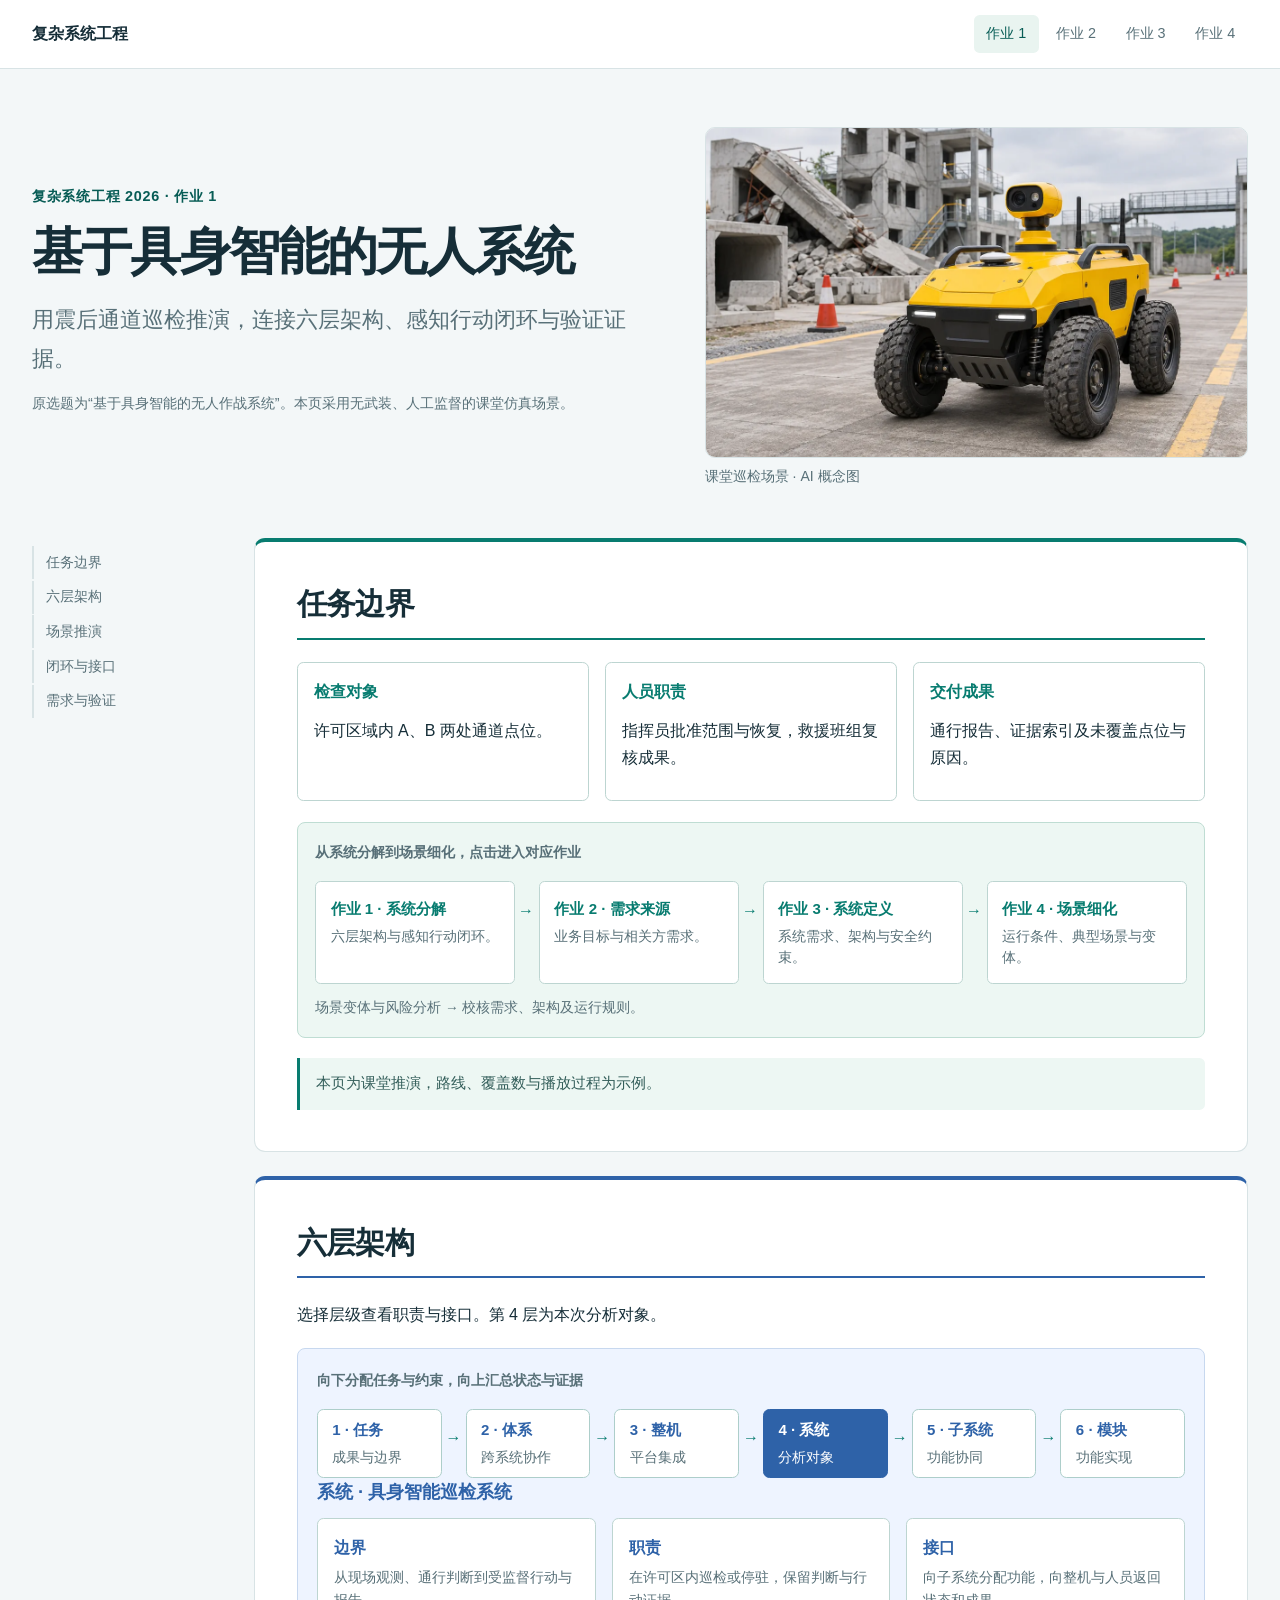
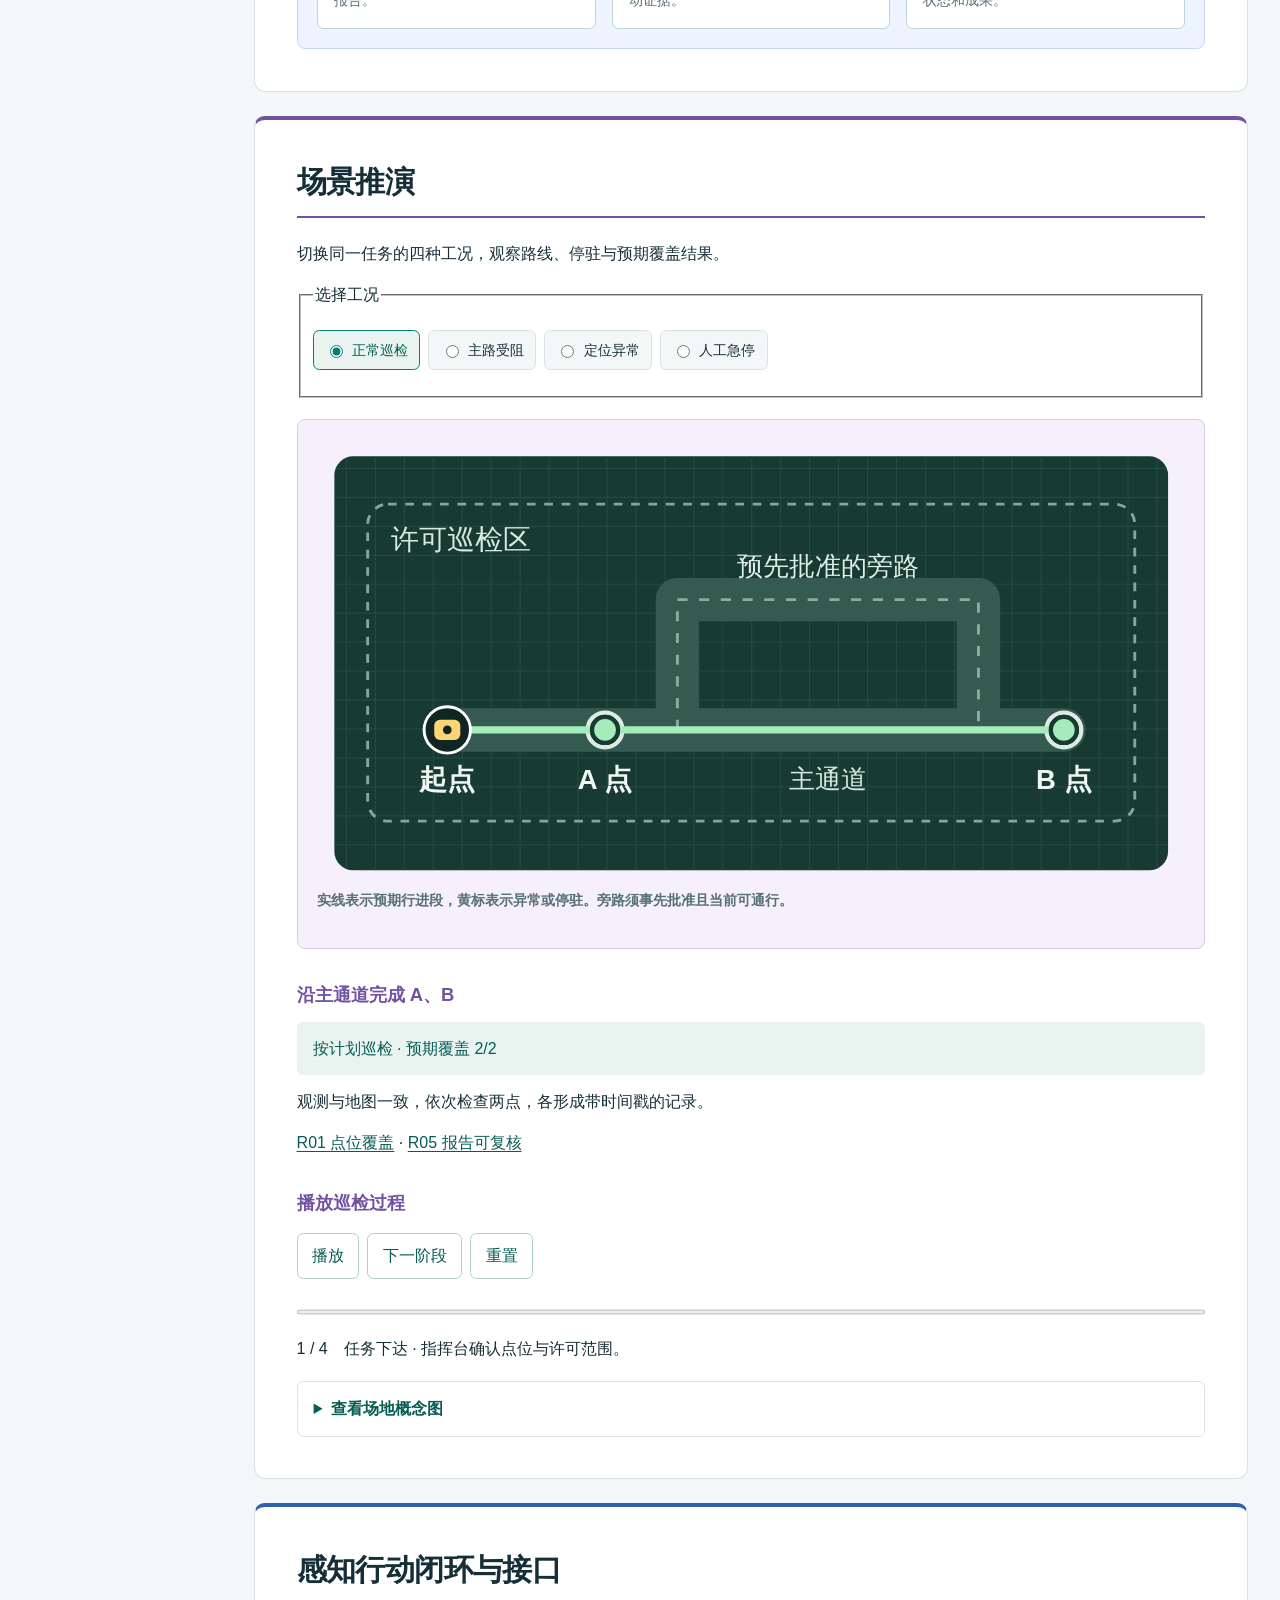
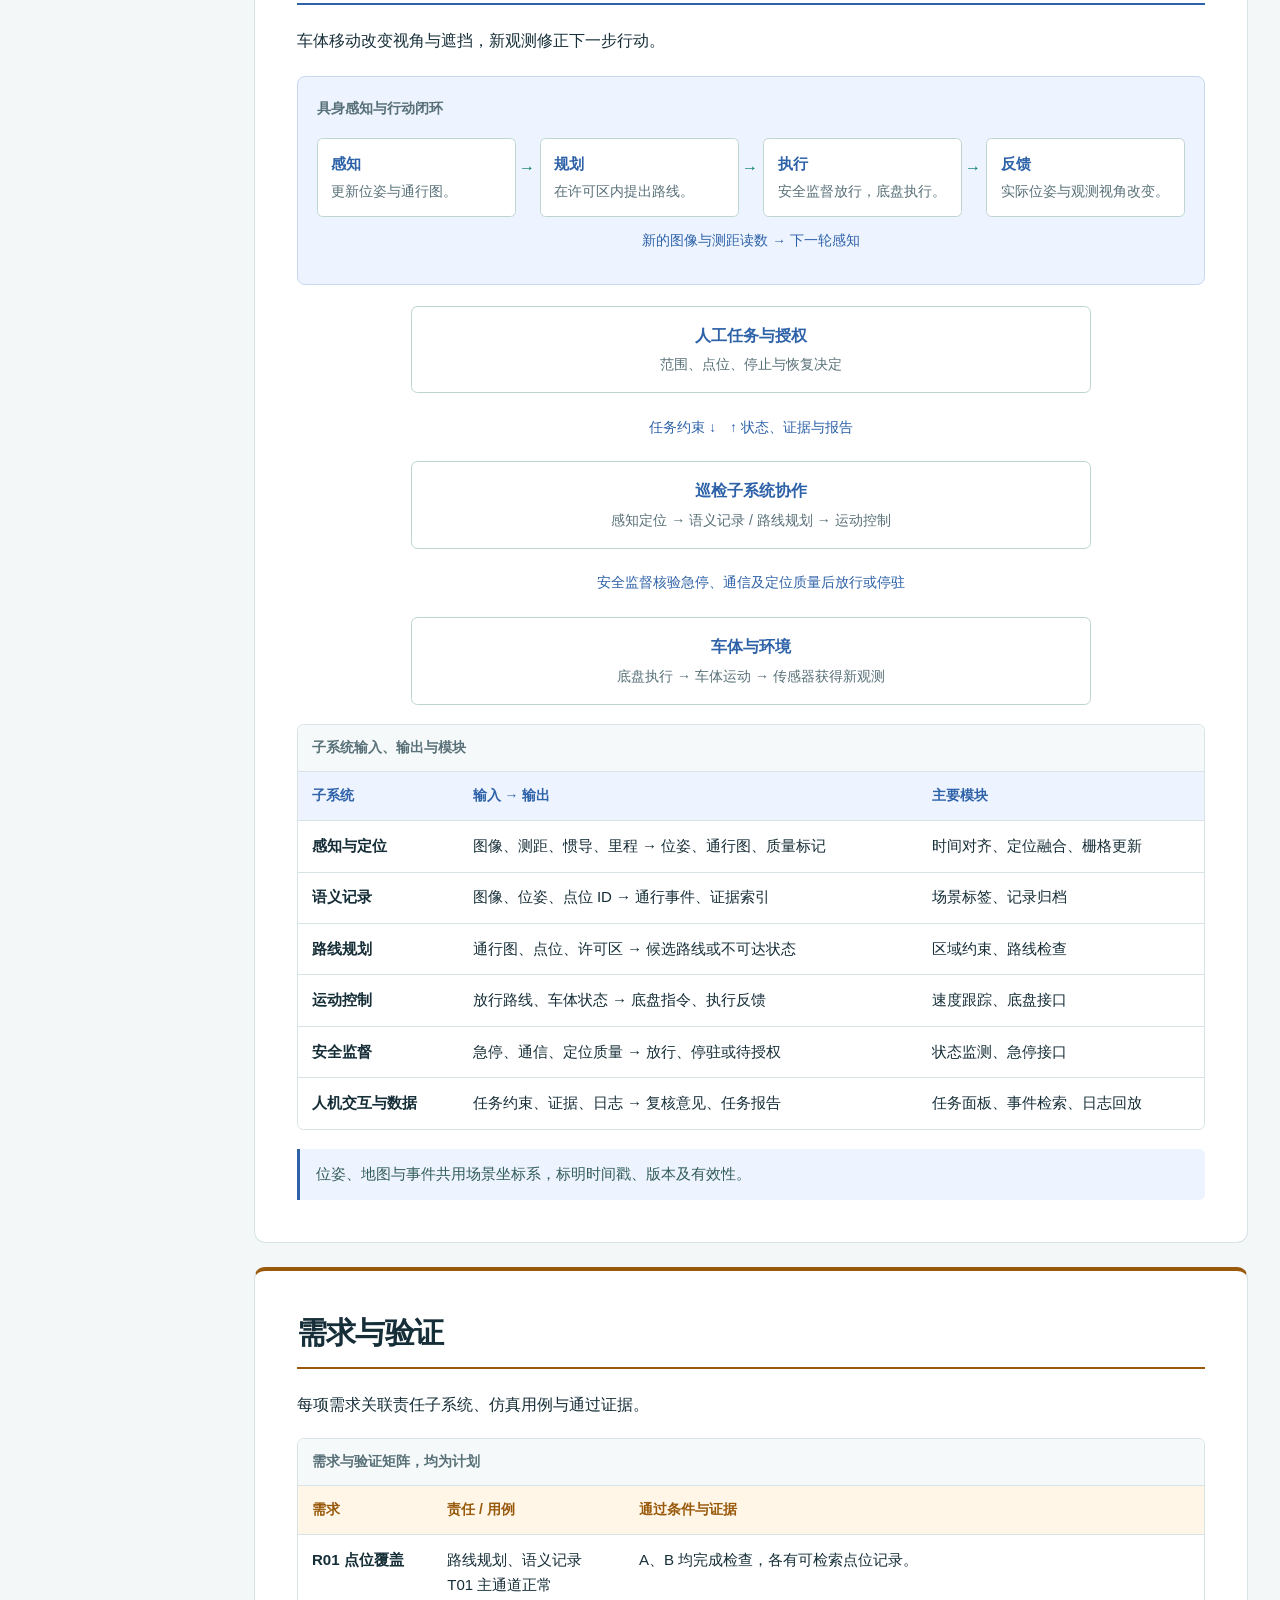
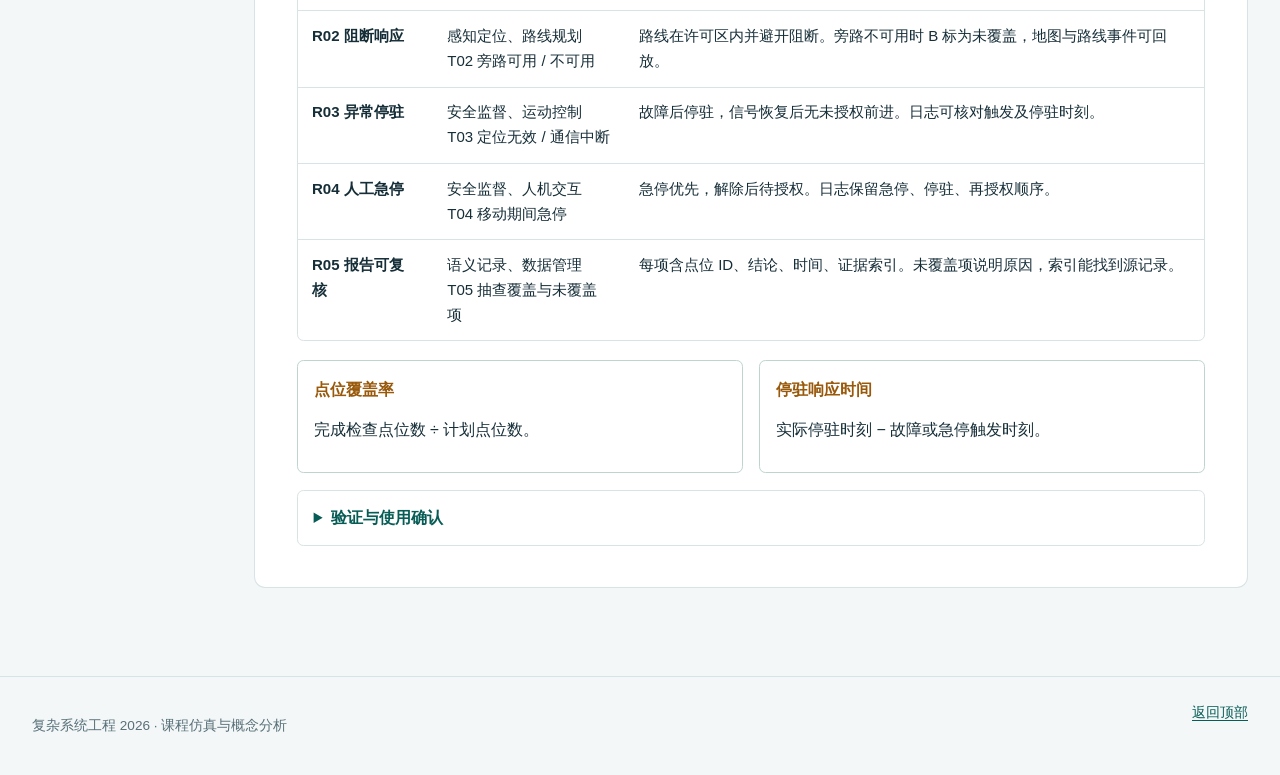
<file: index.html>
<!doctype html>
<html lang="zh-CN">
<head>
<meta charset="utf-8">
<meta name="viewport" content="width=device-width, initial-scale=1">
<meta name="description" content="复杂系统工程 2026 作业 1，通过震后通道巡检推演，展示具身智能无人系统的六层架构、感知行动闭环与需求验证。">
<meta name="theme-color" content="#142d38">
<title>基于具身智能的无人系统 · 作业 1</title>
<link rel="stylesheet" href="assets/course.css">
</head>
<body id="top">
<a class="skip-link" href="#main">跳到正文</a>
<header class="site-header">
  <div class="container header-inner">
    <a class="brand" href="./">复杂系统工程</a>
    <nav class="site-nav" aria-label="作业导航"><a href="./" aria-current="page">作业 1</a><a href="assignment-2/">作业 2</a><a href="assignment-3/">作业 3</a><a href="assignment-4/">作业 4</a></nav>
  </div>
</header>
<section class="container hero hero-layout" aria-labelledby="page-title">
<div class="hero-copy">
<p class="eyebrow">复杂系统工程 2026 · 作业 1</p>
  <h1 id="page-title">基于具身智能的无人系统</h1>
  <p class="lead">用震后通道巡检推演，连接六层架构、感知行动闭环与验证证据。</p>
  <p class="chapter-meta">原选题为“基于具身智能的无人作战系统”。本页采用无武装、人工监督的课堂仿真场景。</p>
</div>
<figure class="hero-visual">
  <img src="assets/rescue-rover.webp" width="1200" height="800" decoding="async" fetchpriority="high" alt="训练场标线通道上的巡检机器人">
  <figcaption>课堂巡检场景 · AI 概念图</figcaption>
</figure>
</section>
<main class="container page-layout" id="main">
  <aside class="toc" aria-label="本页目录">
    <a href="#brief">任务边界</a>
    <a href="#levels">六层架构</a>
    <a href="#scenario">场景推演</a>
    <a href="#interfaces">闭环与接口</a>
    <a href="#tests">需求与验证</a>
  </aside>
  <div class="report">
    <section class="card" id="brief" data-tone="teal">
      <h2>任务边界</h2>
      <div class="three-col">
        <div class="node"><strong>检查对象</strong><p>许可区域内 A、B 两处通道点位。</p></div>
        <div class="node"><strong>人员职责</strong><p>指挥员批准范围与恢复，救援班组复核成果。</p></div>
        <div class="node"><strong>交付成果</strong><p>通行报告、证据索引及未覆盖点位与原因。</p></div>
      </div>
      <figure class="chart-panel" aria-labelledby="course-map-caption">
        <figcaption id="course-map-caption">从系统分解到场景细化，点击进入对应作业</figcaption>
        <ol class="flow course-map">
          <li><a href="#levels"><strong>作业 1 · 系统分解</strong><small>六层架构与感知行动闭环。</small></a></li>
          <li><a href="assignment-2/"><strong>作业 2 · 需求来源</strong><small>业务目标与相关方需求。</small></a></li>
          <li><a href="assignment-3/"><strong>作业 3 · 系统定义</strong><small>系统需求、架构与安全约束。</small></a></li>
          <li><a href="assignment-4/"><strong>作业 4 · 场景细化</strong><small>运行条件、典型场景与变体。</small></a></li>
        </ol>
        <p class="chart-note">场景变体与风险分析 → 校核需求、架构及运行规则。</p>
      </figure>
      <p class="note">本页为课堂推演，路线、覆盖数与播放过程为示例。</p>
    </section>

    <section class="card" id="levels" data-tone="blue">
      <h2>六层架构</h2>
      <p>选择层级查看职责与接口。第 4 层为本次分析对象。</p>
      <figure class="diagram interactive-panel">
        <figcaption>向下分配任务与约束，向上汇总状态与证据</figcaption>
        <ol class="flow segmented" id="architecture-layers" aria-label="选择架构层级">
          <li><button type="button" data-layer="mission" aria-pressed="false" aria-controls="layer-mission" disabled><strong>1 · 任务</strong><small>成果与边界</small></button></li>
          <li><button type="button" data-layer="system-of-systems" aria-pressed="false" aria-controls="layer-system-of-systems" disabled><strong>2 · 体系</strong><small>跨系统协作</small></button></li>
          <li><button type="button" data-layer="vehicle" aria-pressed="false" aria-controls="layer-vehicle" disabled><strong>3 · 整机</strong><small>平台集成</small></button></li>
          <li><button type="button" data-layer="system" aria-pressed="true" aria-controls="layer-system" class="is-active" disabled><strong>4 · 系统</strong><small>分析对象</small></button></li>
          <li><button type="button" data-layer="subsystem" aria-pressed="false" aria-controls="layer-subsystem" disabled><strong>5 · 子系统</strong><small>功能协同</small></button></li>
          <li><button type="button" data-layer="module" aria-pressed="false" aria-controls="layer-module" disabled><strong>6 · 模块</strong><small>功能实现</small></button></li>
        </ol>
        <div class="sr-only" id="layer-status" role="status"></div>
        <div id="architecture-details">
          <article id="layer-mission" data-layer-panel="mission" aria-labelledby="layer-mission-title">
            <h3 id="layer-mission-title">任务 · 定义检查成果</h3>
            <div class="three-col">
              <div class="node"><strong>边界</strong><small>A、B 点与许可巡检区。</small></div>
              <div class="node"><strong>职责</strong><small>形成可复核通行报告，说明未覆盖点位。</small></div>
              <div class="node"><strong>接口</strong><small>向体系交付点位、区域与验收要求。</small></div>
            </div>
          </article>
          <article id="layer-system-of-systems" data-layer-panel="system-of-systems" aria-labelledby="layer-system-of-systems-title">
            <h3 id="layer-system-of-systems-title">体系 · 协调执行与复核</h3>
            <div class="three-col">
              <div class="node"><strong>边界</strong><small>指挥台、巡检车、固定观测站与救援班组。</small></div>
              <div class="node"><strong>职责</strong><small>分派任务、独立观测、执行巡检和复核成果。</small></div>
              <div class="node"><strong>接口</strong><small>下达范围与停止条件，接收报告和证据索引。</small></div>
            </div>
          </article>
          <article id="layer-vehicle" data-layer-panel="vehicle" aria-labelledby="layer-vehicle-title">
            <h3 id="layer-vehicle-title">整机 · 集成移动与观测能力</h3>
            <div class="three-col">
              <div class="node"><strong>边界</strong><small>低速轮式车的底盘、电池、计算单元与传感器。</small></div>
              <div class="node"><strong>职责</strong><small>承载巡检系统，移动中采集图像与测距信息。</small></div>
              <div class="node"><strong>接口</strong><small>向系统提供车体状态、传感数据及底盘控制接口。</small></div>
            </div>
          </article>
          <article id="layer-system" data-layer-panel="system" aria-labelledby="layer-system-title">
            <h3 id="layer-system-title">系统 · 具身智能巡检系统</h3>
            <div class="three-col">
              <div class="node"><strong>边界</strong><small>从现场观测、通行判断到受监督行动与报告。</small></div>
              <div class="node"><strong>职责</strong><small>在许可区内巡检或停驻，保留判断与行动证据。</small></div>
              <div class="node"><strong>接口</strong><small>向子系统分配功能，向整机与人员返回状态和成果。</small></div>
            </div>
          </article>
          <article id="layer-subsystem" data-layer-panel="subsystem" aria-labelledby="layer-subsystem-title">
            <h3 id="layer-subsystem-title">子系统 · 分担感知与行动职责</h3>
            <div class="three-col">
              <div class="node"><strong>边界</strong><small>感知定位、语义记录、规划、控制、安全及人机数据管理。</small></div>
              <div class="node"><strong>职责</strong><small>处理通行判断、路线、运动和安全监督。</small></div>
              <div class="node"><strong>接口</strong><small>交换带时间与有效性的位姿、地图、指令和事件。</small></div>
            </div>
          </article>
          <article id="layer-module" data-layer-panel="module" aria-labelledby="layer-module-title">
            <h3 id="layer-module-title">模块 · 承接具体功能</h3>
            <div class="three-col">
              <div class="node"><strong>边界</strong><small>采集、定位融合、栅格更新、路线检查、底盘、急停和回放。</small></div>
              <div class="node"><strong>职责</strong><small>实现子系统分配的处理、执行与记录功能。</small></div>
              <div class="node"><strong>接口</strong><small>向上回传带时间戳的观测、停驻事件与证据。</small></div>
            </div>
          </article>
        </div>
      </figure>
    </section>

    <section class="card" id="scenario" data-tone="purple">
      <h2>场景推演</h2>
      <p>切换同一任务的四种工况，观察路线、停驻与预期覆盖结果。</p>
      <fieldset id="scenario-controls" hidden>
        <legend>选择工况</legend>
        <div class="choices">
          <label class="choice"><input type="radio" name="scenario" value="normal" checked><span>正常巡检</span></label>
          <label class="choice"><input type="radio" name="scenario" value="blocked"><span>主路受阻</span></label>
          <label class="choice"><input type="radio" name="scenario" value="position"><span>定位异常</span></label>
          <label class="choice"><input type="radio" name="scenario" value="estop"><span>人工急停</span></label>
        </div>
      </fieldset>
      <div class="sr-only" role="status" id="scenario-status"></div>
      <noscript><p class="note">下图显示正常工况，各工况说明列于图后。</p></noscript>
      <figure class="map diagram">
<svg viewBox="0 0 600 310" role="img" aria-labelledby="map-title map-desc">
              <title id="map-title">训练场路线示意图</title>
              <desc id="map-desc">正常巡检，从起点沿主通道依次经过 A、B。</desc>
              <defs>
                <pattern id="yard-grid" width="20" height="20" patternUnits="userSpaceOnUse">
                  <path d="M20 0H0V20" fill="none" stroke="#285147" stroke-width="1"/>
                </pattern>
              </defs>
              <rect x="12" y="12" width="576" height="286" rx="13" fill="#173b32"/>
              <rect x="12" y="12" width="576" height="286" rx="13" fill="url(#yard-grid)"/>
              <rect x="35" y="45" width="530" height="219" rx="14" fill="none" stroke="#81a99a" stroke-width="2" stroke-dasharray="6 6"/>
              <text x="51" y="76" fill="#d8e9df" font-size="19">许可巡检区</text>
              <path d="M90 201H516 M249 201V111H457V201" fill="none" stroke="#355b50" stroke-width="30" stroke-linecap="round" stroke-linejoin="round"/>
              <path d="M90 201H516 M249 201V111H457V201" fill="none" stroke="#8bac9e" stroke-width="2" stroke-dasharray="7 8"/>
              <text x="353" y="94" text-anchor="middle" fill="#e0eee7" font-size="18">预先批准的旁路</text>
              <text x="353" y="241" text-anchor="middle" fill="#d8e9df" font-size="18">主通道</text>
              <g fill="#173b32" stroke="#dbece3" stroke-width="3">
                <circle cx="90" cy="201" r="12"/><circle cx="199" cy="201" r="12"/><circle cx="516" cy="201" r="12"/>
              </g>
              <g fill="#f0f7f3" font-size="19" font-weight="700" text-anchor="middle">
                <text x="90" y="242">起点</text><text x="199" y="242">A 点</text><text x="516" y="242">B 点</text>
              </g>
              <g data-route="normal">
                <path d="M90 201H516" stroke="#a6ebbb" stroke-width="5" stroke-linecap="round"/>
                <g fill="#a6ebbb" stroke="#173b32" stroke-width="3">
                  <circle cx="90" cy="201" r="9"/><circle cx="199" cy="201" r="9"/><circle cx="516" cy="201" r="9"/>
                </g>
              </g>
              <g data-route="blocked" hidden>
                <path d="M90 201H249V111H457V201H516" fill="none" stroke="#a6ebbb" stroke-width="5" stroke-linecap="round" stroke-linejoin="round"/>
                <g fill="#a6ebbb" stroke="#173b32" stroke-width="3">
                  <circle cx="90" cy="201" r="9"/><circle cx="199" cy="201" r="9"/><circle cx="516" cy="201" r="9"/>
                </g>
                <rect x="340" y="188" width="26" height="26" rx="5" fill="#ffd477"/>
                <path d="m347 195 12 12m0-12-12 12" fill="none" stroke="#55390b" stroke-width="3" stroke-linecap="round"/>
                <text x="353" y="177" text-anchor="middle" fill="#ffdd90" font-size="19">路障</text>
              </g>
              <g data-route="position" hidden>
                <path d="M90 201H199" stroke="#a6ebbb" stroke-width="5" stroke-linecap="round"/>
                <circle cx="90" cy="201" r="9" fill="#a6ebbb" stroke="#173b32" stroke-width="3"/>
                <rect x="188" y="190" width="22" height="22" rx="5" fill="#ffd477" stroke="#173b32" stroke-width="3"/>
                <text x="199" y="174" text-anchor="middle" fill="#ffdd90" font-size="19">停驻</text>
              </g>
              <g data-route="estop" hidden>
                <path d="M90 201H147" stroke="#a6ebbb" stroke-width="5" stroke-linecap="round"/>
                <circle cx="90" cy="201" r="9" fill="#a6ebbb" stroke="#173b32" stroke-width="3"/>
                <rect x="136" y="190" width="22" height="22" rx="5" fill="#ffd477" stroke="#173b32" stroke-width="3"/>
                <text x="147" y="174" text-anchor="middle" fill="#ffdd90" font-size="19">停驻</text>
              </g>
              <g id="demo-rover" hidden transform="translate(90 201)" aria-hidden="true">
                <circle r="16" fill="#102622" stroke="#fff" stroke-width="2"/>
                <rect x="-9" y="-7" width="18" height="14" rx="4" fill="#ffd477"/>
                <circle r="3" fill="#102622"/>
              </g>
            </svg>
        <figcaption>实线表示预期行进段，黄标表示异常或停驻。旁路须事先批准且当前可通行。</figcaption>
      </figure>
      <div class="case-list">
        <article class="case" data-case="normal" data-map="正常巡检，从起点沿主通道依次经过 A、B。">
          <h3>沿主通道完成 A、B</h3>
          <p class="case-status">按计划巡检 · 预期覆盖 2/2</p>
          <p>观测与地图一致，依次检查两点，各形成带时间戳的记录。</p>
          <p><a href="#r01">R01 点位覆盖</a> · <a href="#r05">R05 报告可复核</a></p>
        </article>
        <article class="case" data-case="blocked" data-map="主路受阻，从 A 点经许可区内的上侧旁路到达 B 点。">
          <h3>更新通行图，改走批准旁路</h3>
          <p class="case-status">旁路可用时 · 预期覆盖 2/2</p>
          <p>A 点检查后发现阻断，记录路障、地图版本与改道原因。旁路也不可用时停驻，将 B 记为未覆盖。</p>
          <p><a href="#r02">R02 阻断响应</a></p>
        </article>
        <article class="case" data-case="position" data-map="A 点记录完成后定位异常，平台在 A 点停驻，B 点未到达。">
          <h3>定位失效，在 A 点停驻</h3>
          <p class="case-status">等待复核 · 预期覆盖 1/2</p>
          <p>记录定位异常、停驻时间及 B 未覆盖原因。定位恢复后仍须指挥员重新授权。</p>
          <p><a href="#r03">R03 异常停驻</a></p>
        </article>
        <article class="case" data-case="estop" data-map="人工急停在到达 A 点前触发，平台停在起点与 A 点之间。">
          <h3>人工急停，覆盖巡检指令</h3>
          <p class="case-status">急停锁定 · 预期覆盖 0/2</p>
          <p>到达 A 前接受急停。解除后继续等待授权，日志保留急停、停驻与再授权顺序。</p>
          <p><a href="#r04">R04 人工急停</a></p>
        </article>
      </div>
      <section class="demo" id="demo-player" aria-labelledby="demo-title" hidden>
        <h3 id="demo-title">播放巡检过程</h3>
        <div class="demo-controls">
          <button type="button" id="demo-play">播放</button>
          <button type="button" id="demo-step">下一阶段</button>
          <button type="button" id="demo-reset">重置</button>
        </div>
        <progress id="demo-progress" max="1" value="0" aria-label="演示进度"></progress>
        <p id="demo-event" role="status"></p>
      </section>
      <details>
        <summary>查看场地概念图</summary>
        <div class="two-col">
          <figure><img src="assets/rescue-rover.webp" width="1200" height="800" loading="lazy" decoding="async" alt="黄色轮式巡检机器人停在模拟震后训练场的标线通道上"><figcaption>巡检车与标线通道，AI 生成概念图。</figcaption></figure>
          <figure><img src="assets/training-yard.webp" width="960" height="640" loading="lazy" decoding="async" alt="训练场的并行通道，一侧放置模拟碎块，另一侧通畅"><figcaption>主路受阻与旁路的场地示意，AI 生成概念图。</figcaption></figure>
        </div>
      </details>
    </section>

    <section class="card" id="interfaces" data-tone="blue">
      <h2>感知行动闭环与接口</h2>
      <p>车体移动改变视角与遮挡，新观测修正下一步行动。</p>
      <figure class="diagram">
        <figcaption>具身感知与行动闭环</figcaption>
        <ol class="flow">
          <li><strong>感知</strong><small>更新位姿与通行图。</small></li>
          <li><strong>规划</strong><small>在许可区内提出路线。</small></li>
          <li><strong>执行</strong><small>安全监督放行，底盘执行。</small></li>
          <li><strong>反馈</strong><small>实际位姿与观测视角改变。</small></li>
        </ol>
        <p class="arrow-label">新的图像与测距读数 → 下一轮感知</p>
      </figure>
      <div class="stack">
        <div class="node"><strong>人工任务与授权</strong><small>范围、点位、停止与恢复决定</small></div>
        <p class="arrow-label">任务约束 ↓　↑ 状态、证据与报告</p>
        <div class="node"><strong>巡检子系统协作</strong><small>感知定位 → 语义记录 / 路线规划 → 运动控制</small></div>
        <p class="arrow-label">安全监督核验急停、通信及定位质量后放行或停驻</p>
        <div class="node"><strong>车体与环境</strong><small>底盘执行 → 车体运动 → 传感器获得新观测</small></div>
      </div>
      <div class="table-wrap" tabindex="0" role="region" aria-label="子系统接口清单">
        <table>
          <caption>子系统输入、输出与模块</caption>
          <thead><tr><th scope="col">子系统</th><th scope="col">输入 → 输出</th><th scope="col">主要模块</th></tr></thead>
          <tbody>
            <tr><th scope="row">感知与定位</th><td>图像、测距、惯导、里程 → 位姿、通行图、质量标记</td><td>时间对齐、定位融合、栅格更新</td></tr>
            <tr><th scope="row">语义记录</th><td>图像、位姿、点位 ID → 通行事件、证据索引</td><td>场景标签、记录归档</td></tr>
            <tr><th scope="row">路线规划</th><td>通行图、点位、许可区 → 候选路线或不可达状态</td><td>区域约束、路线检查</td></tr>
            <tr><th scope="row">运动控制</th><td>放行路线、车体状态 → 底盘指令、执行反馈</td><td>速度跟踪、底盘接口</td></tr>
            <tr><th scope="row">安全监督</th><td>急停、通信、定位质量 → 放行、停驻或待授权</td><td>状态监测、急停接口</td></tr>
            <tr><th scope="row">人机交互与数据</th><td>任务约束、证据、日志 → 复核意见、任务报告</td><td>任务面板、事件检索、日志回放</td></tr>
          </tbody>
        </table>
      </div>
      <p class="note">位姿、地图与事件共用场景坐标系，标明时间戳、版本及有效性。</p>
    </section>

    <section class="card" id="tests" data-tone="amber">
      <h2>需求与验证</h2>
      <p>每项需求关联责任子系统、仿真用例与通过证据。</p>
      <div class="table-wrap" tabindex="0" role="region" aria-labelledby="matrix-caption">
        <table>
          <caption id="matrix-caption">需求与验证矩阵，均为计划</caption>
          <thead><tr><th scope="col">需求</th><th scope="col">责任 / 用例</th><th scope="col">通过条件与证据</th></tr></thead>
          <tbody>
            <tr id="r01"><th scope="row">R01 点位覆盖</th><td>路线规划、语义记录<br>T01 主通道正常</td><td>A、B 均完成检查，各有可检索点位记录。</td></tr>
            <tr id="r02"><th scope="row">R02 阻断响应</th><td>感知定位、路线规划<br>T02 旁路可用 / 不可用</td><td>路线在许可区内并避开阻断。旁路不可用时 B 标为未覆盖，地图与路线事件可回放。</td></tr>
            <tr id="r03"><th scope="row">R03 异常停驻</th><td>安全监督、运动控制<br>T03 定位无效 / 通信中断</td><td>故障后停驻，信号恢复后无未授权前进。日志可核对触发及停驻时刻。</td></tr>
            <tr id="r04"><th scope="row">R04 人工急停</th><td>安全监督、人机交互<br>T04 移动期间急停</td><td>急停优先，解除后待授权。日志保留急停、停驻、再授权顺序。</td></tr>
            <tr id="r05"><th scope="row">R05 报告可复核</th><td>语义记录、数据管理<br>T05 抽查覆盖与未覆盖项</td><td>每项含点位 ID、结论、时间、证据索引。未覆盖项说明原因，索引能找到源记录。</td></tr>
          </tbody>
        </table>
      </div>
      <div class="two-col">
        <div class="node"><strong>点位覆盖率</strong><p>完成检查点位数 ÷ 计划点位数。</p></div>
        <div class="node"><strong>停驻响应时间</strong><p>实际停驻时刻 − 故障或急停触发时刻。</p></div>
      </div>
      <details>
        <summary>验证与使用确认</summary>
        <p><strong>验证</strong>复用同一任务配置与地图，逐项改变故障条件，保留版本、事件顺序和通过判定。</p>
        <p><strong>确认</strong>由扮演救援班组的同学仅凭报告判断 A、B 检查情况，并回溯一条证据，依据误解和缺项改进报告。</p>
      </details>
    </section>
  </div>
</main>
<footer class="site-footer"><div class="container"><p>复杂系统工程 2026 · 课程仿真与概念分析</p><a href="#top">返回顶部</a></div></footer>
<script>
const architectureButtons = document.querySelectorAll('#architecture-layers button');
const architecturePanels = document.querySelectorAll('[data-layer-panel]');
const architectureStatus = document.getElementById('layer-status');

function selectArchitectureLayer(layer) {
  for (const button of architectureButtons) {
    const selected = button.dataset.layer === layer;
    button.classList.toggle('is-active', selected);
    button.setAttribute('aria-pressed', String(selected));
    if (selected) architectureStatus.textContent = '已选择' + button.textContent.trim();
  }
  for (const panel of architecturePanels) {
    panel.hidden = panel.dataset.layerPanel !== layer;
  }
}

for (const button of architectureButtons) {
  button.disabled = false;
  button.addEventListener('click', () => selectArchitectureLayer(button.dataset.layer));
}
selectArchitectureLayer('system');

const scenarioControls = document.getElementById('scenario-controls');
const scenarioCases = document.querySelectorAll('[data-case]');
const scenarioRoutes = document.querySelectorAll('[data-route]');
const mapDescription = document.getElementById('map-desc');
const liveStatus = document.getElementById('scenario-status');

function showScenario() {
  const selection = scenarioControls.querySelector('input:checked').value;
  for (const route of scenarioRoutes) {
    route.toggleAttribute('hidden', route.dataset.route !== selection);
  }
  for (const scenario of scenarioCases) {
    const selected = scenario.dataset.case === selection;
    scenario.hidden = !selected;
    if (selected) {
      mapDescription.textContent = scenario.dataset.map;
      liveStatus.textContent = scenario.querySelector('.case-status').textContent;
    }
  }
}

const player = document.getElementById('demo-player');
const playButton = document.getElementById('demo-play');
const rover = document.getElementById('demo-rover');
const progressBar = document.getElementById('demo-progress');
const eventLabel = document.getElementById('demo-event');
const reducedMotion = window.matchMedia('(prefers-reduced-motion: reduce)');
const start = [0, '任务下达 · 指挥台确认点位与许可范围。'];
const stages = {
  normal: [start, [109, '感知 · 到达 A 点并记录通行情况。'], [250, '执行 · 主通道可用，继续前往 B 点。'], [426, '反馈 · 完成 B 点检查，两条记录进入报告。']],
  blocked: [start, [109, '感知 · 完成 A 点检查，发现前方主通道受阻。'], [159, '规划 · 排除受阻段，确认可用的批准旁路。'], [353, '执行 · 沿旁路行进。'], [606, '反馈 · 到达 B 点，记录路障及路线变更。']],
  position: [start, [109, '感知 · A 点检查完成后，定位质量标记变为无效。'], [109, '停驻 · 保持在 A 点，B 点待复核。']],
  estop: [start, [57, '人工干预 · 到达 A 点前，操作员发出急停请求。'], [57, '停驻 · 等待新的任务授权。']]
};
const segmentTime = 1500;
let routePath;
let currentStages;
let elapsed = 0;
let shownStage = -1;
let frame = 0;
let lastTime = null;

function renderDemo() {
  const end = currentStages.length - 1;
  const position = Math.min(elapsed / segmentTime, end);
  const index = Math.floor(position);
  const [distance, label] = currentStages[index];
  const nextDistance = currentStages[Math.min(index + 1, end)][0];
  const fraction = reducedMotion.matches ? 0 : position - index;
  const point = routePath.getPointAtLength(distance + (nextDistance - distance) * fraction);
  rover.setAttribute('transform', 'translate(' + point.x + ' ' + point.y + ')');
  progressBar.value = position / end;
  if (index !== shownStage) {
    eventLabel.textContent = (index + 1) + ' / ' + currentStages.length + '　' + label;
    shownStage = index;
  }
}
function stopDemo() {
  cancelAnimationFrame(frame);
  frame = 0;
  lastTime = null;
  playButton.textContent = '播放';
}
function resetDemo() {
  stopDemo();
  const selection = scenarioControls.querySelector('input:checked').value;
  currentStages = stages[selection];
  routePath = document.querySelector('[data-route="' + selection + '"] > path');
  elapsed = 0;
  shownStage = -1;
  renderDemo();
}
function tick(time) {
  if (lastTime !== null) elapsed += time - lastTime;
  lastTime = time;
  renderDemo();
  if (progressBar.value === 1) stopDemo();
  else frame = requestAnimationFrame(tick);
}
playButton.addEventListener('click', () => {
  if (frame) {
    stopDemo();
    return;
  }
  if (progressBar.value === 1) resetDemo();
  playButton.textContent = '暂停';
  frame = requestAnimationFrame(tick);
});
document.getElementById('demo-step').addEventListener('click', () => {
  stopDemo();
  elapsed = Math.min(Math.floor(elapsed / segmentTime) + 1, currentStages.length - 1) * segmentTime;
  renderDemo();
});
document.getElementById('demo-reset').addEventListener('click', resetDemo);
scenarioControls.addEventListener('change', () => {
  showScenario();
  resetDemo();
});
showScenario();
resetDemo();
rover.removeAttribute('hidden');
player.hidden = false;
scenarioControls.hidden = false;

</script>
</body>
</html>
</file>
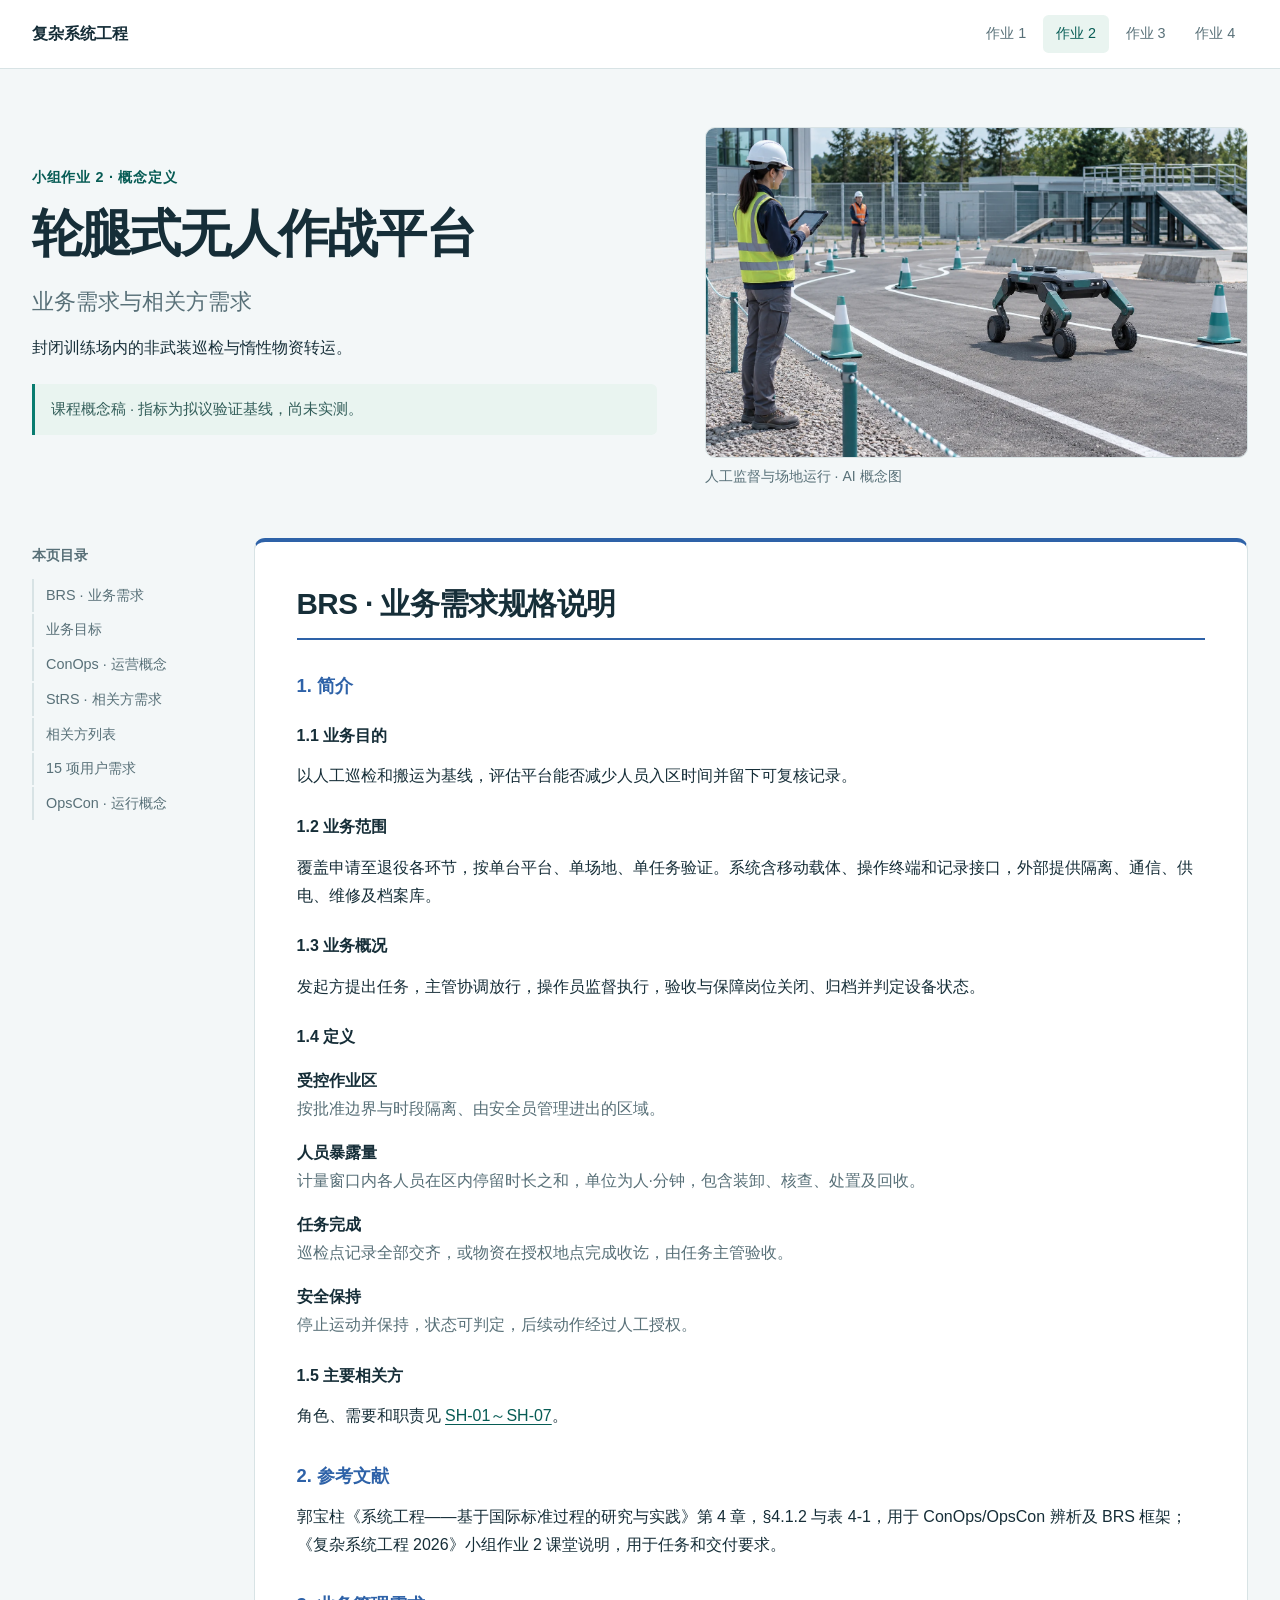
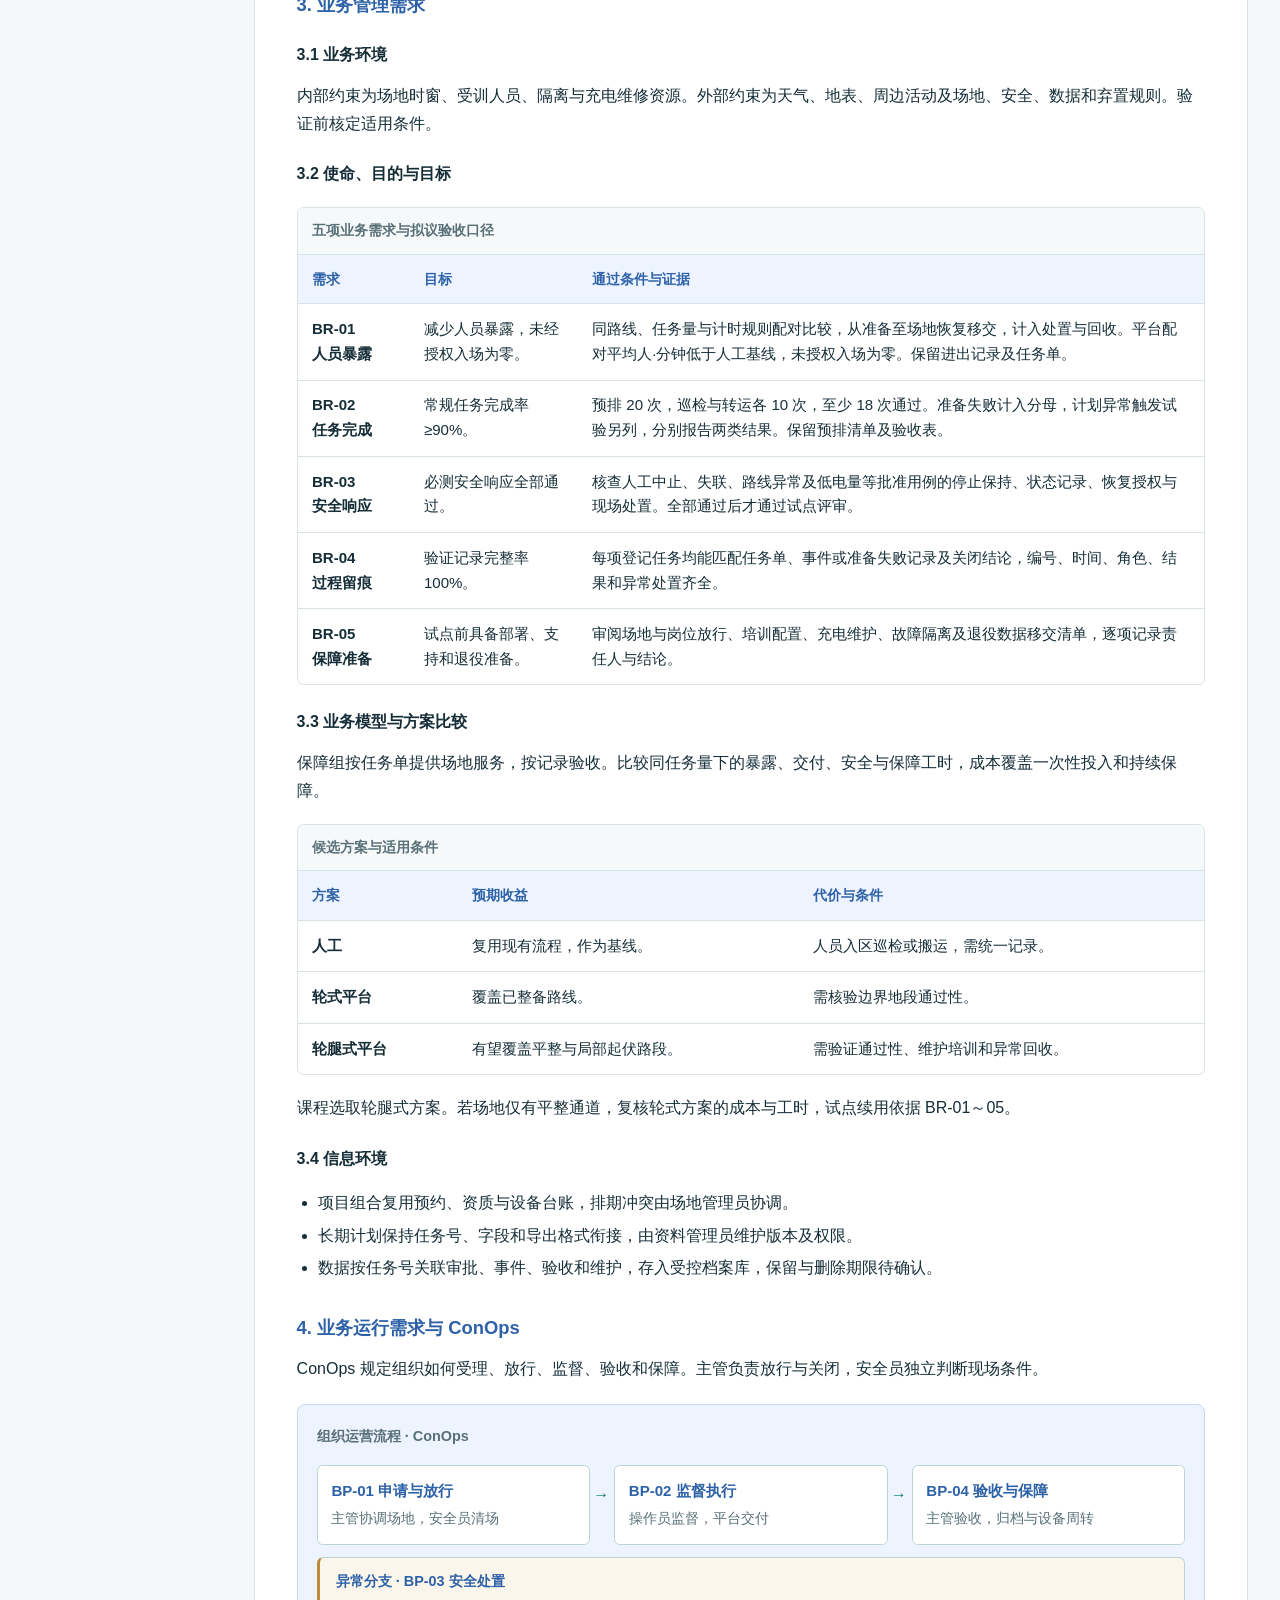
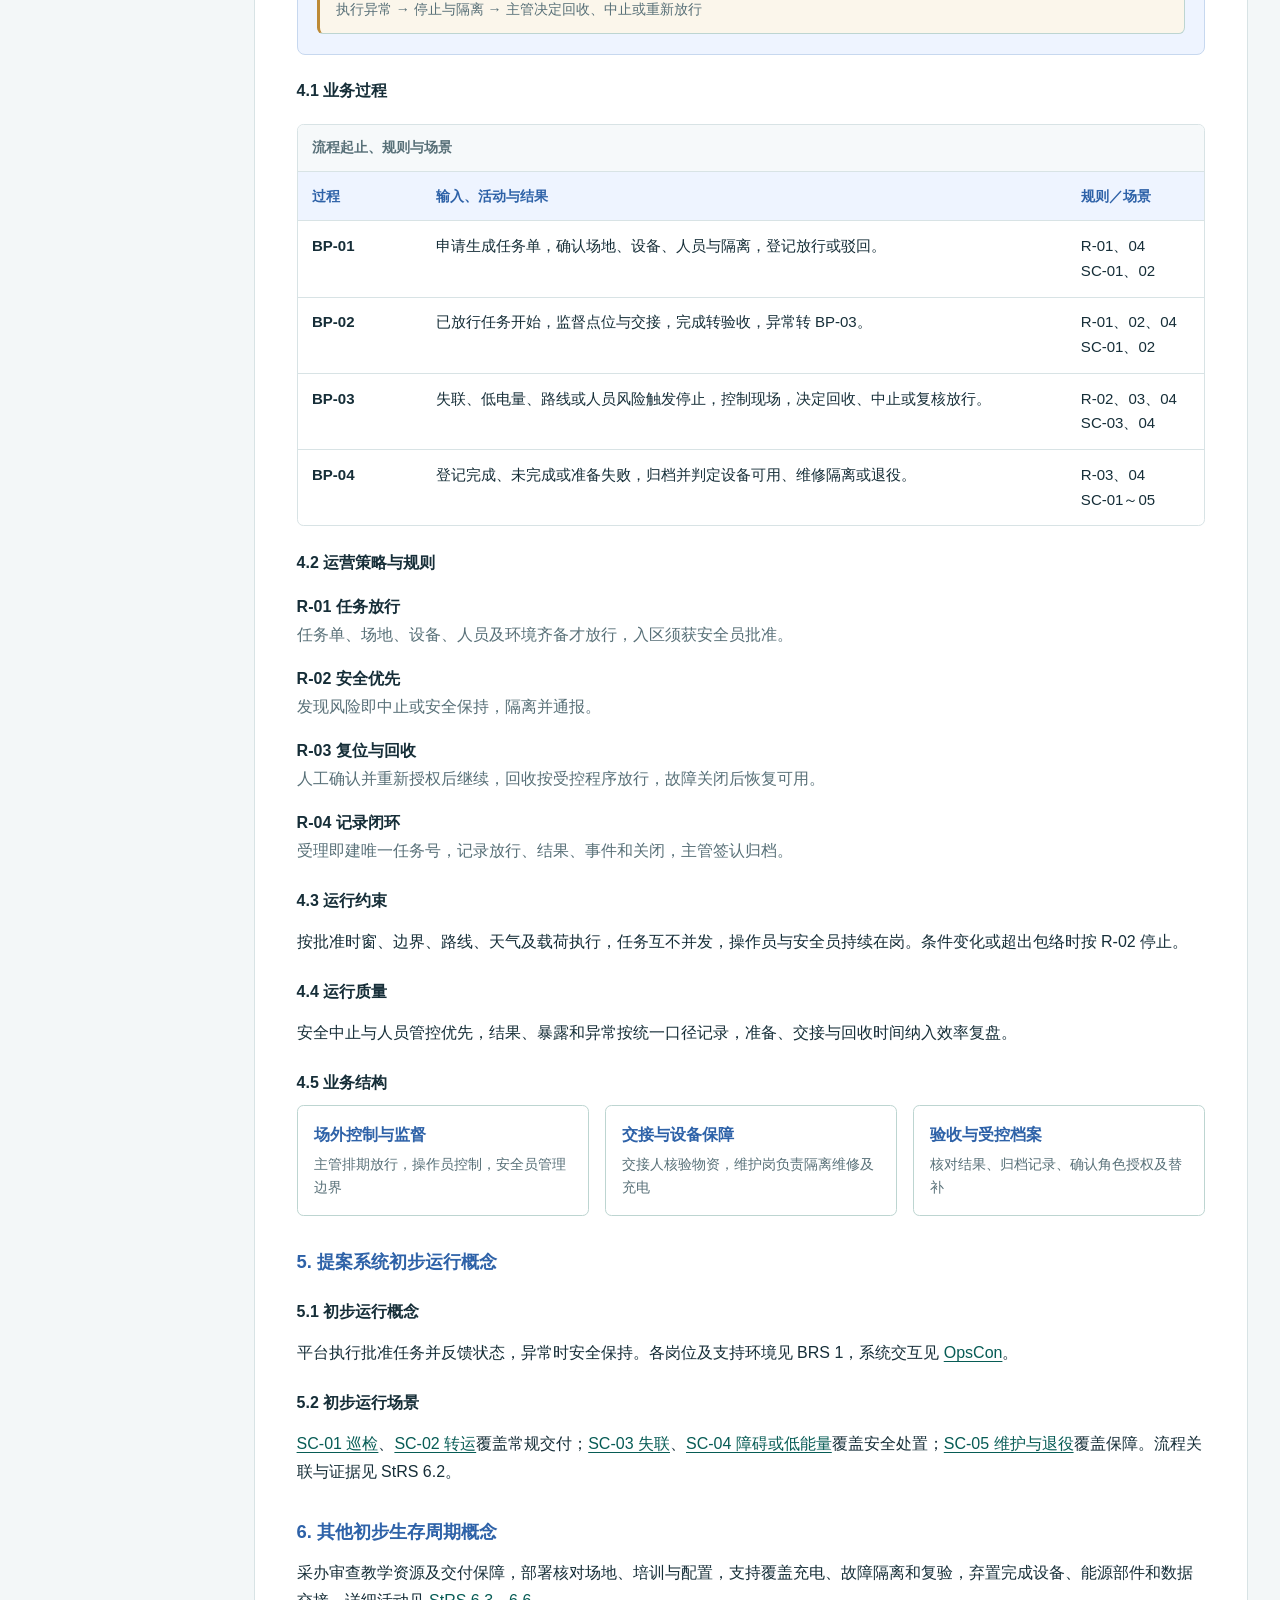
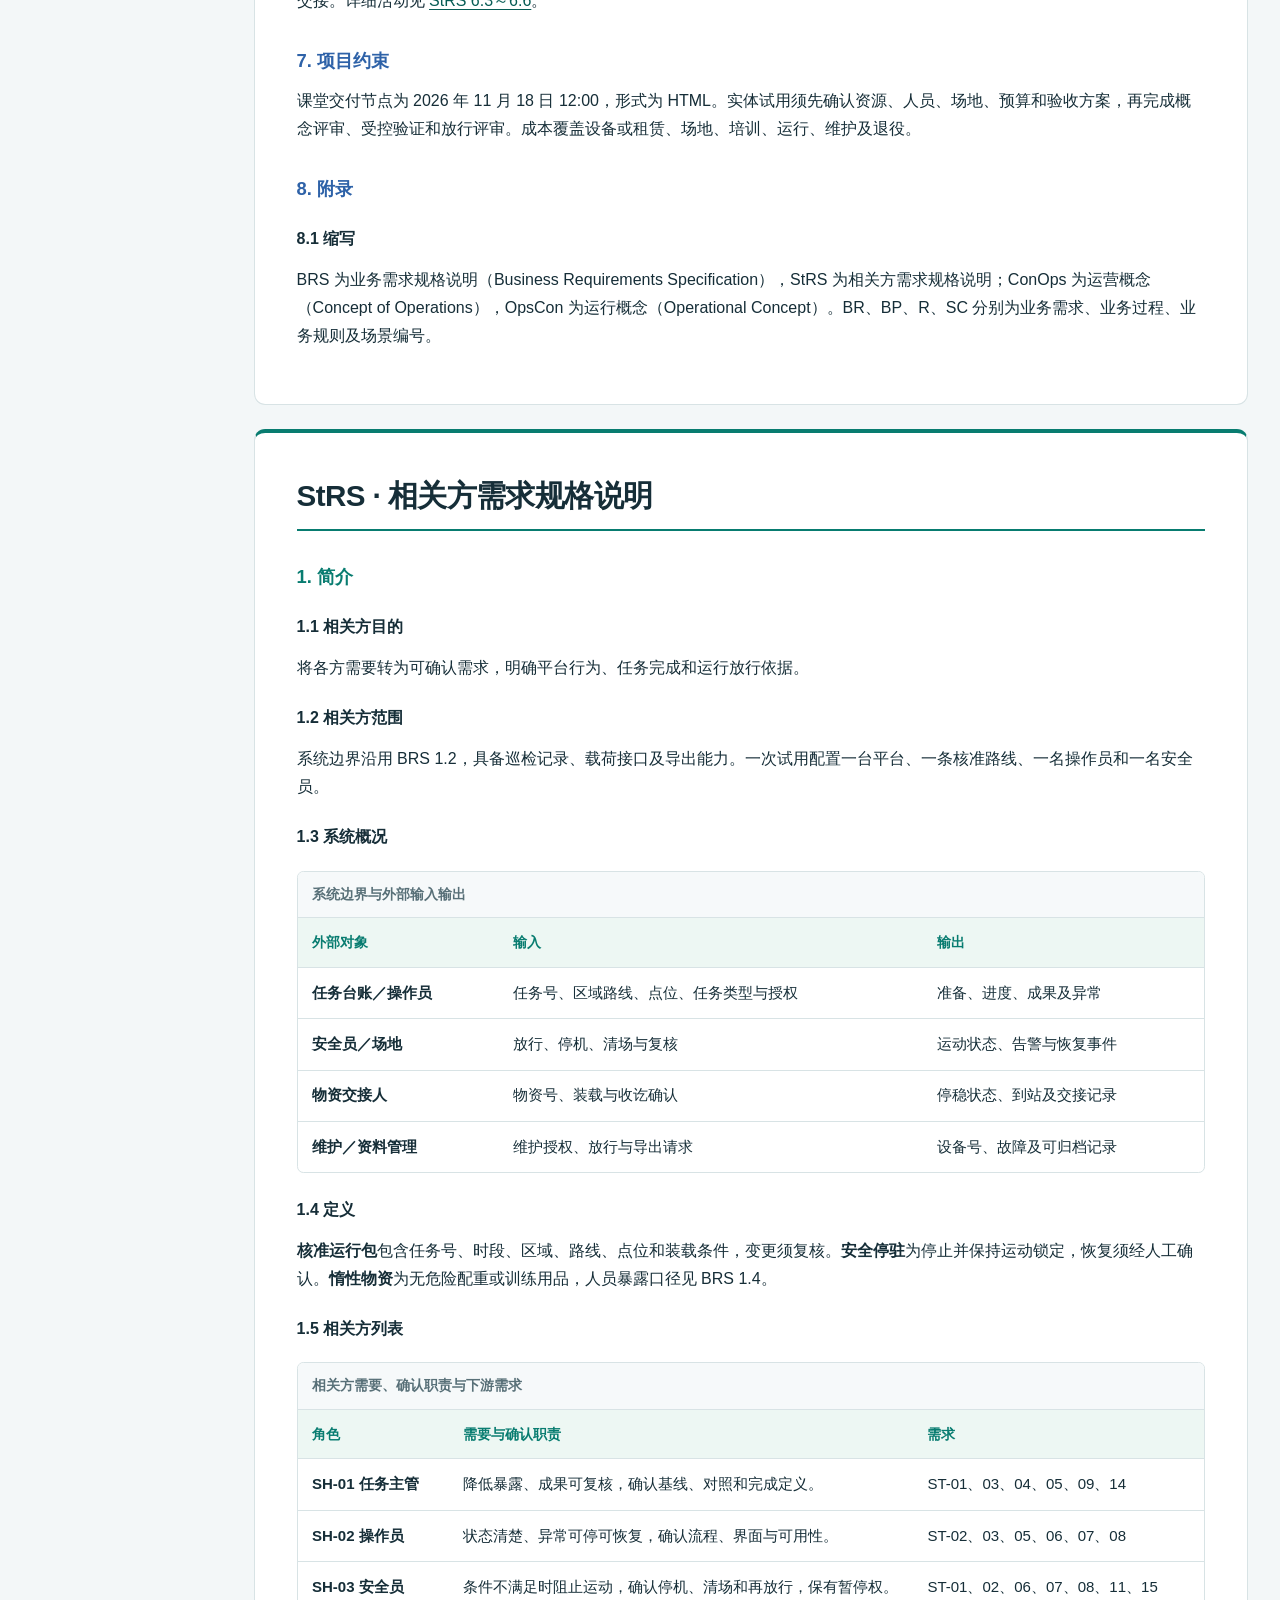
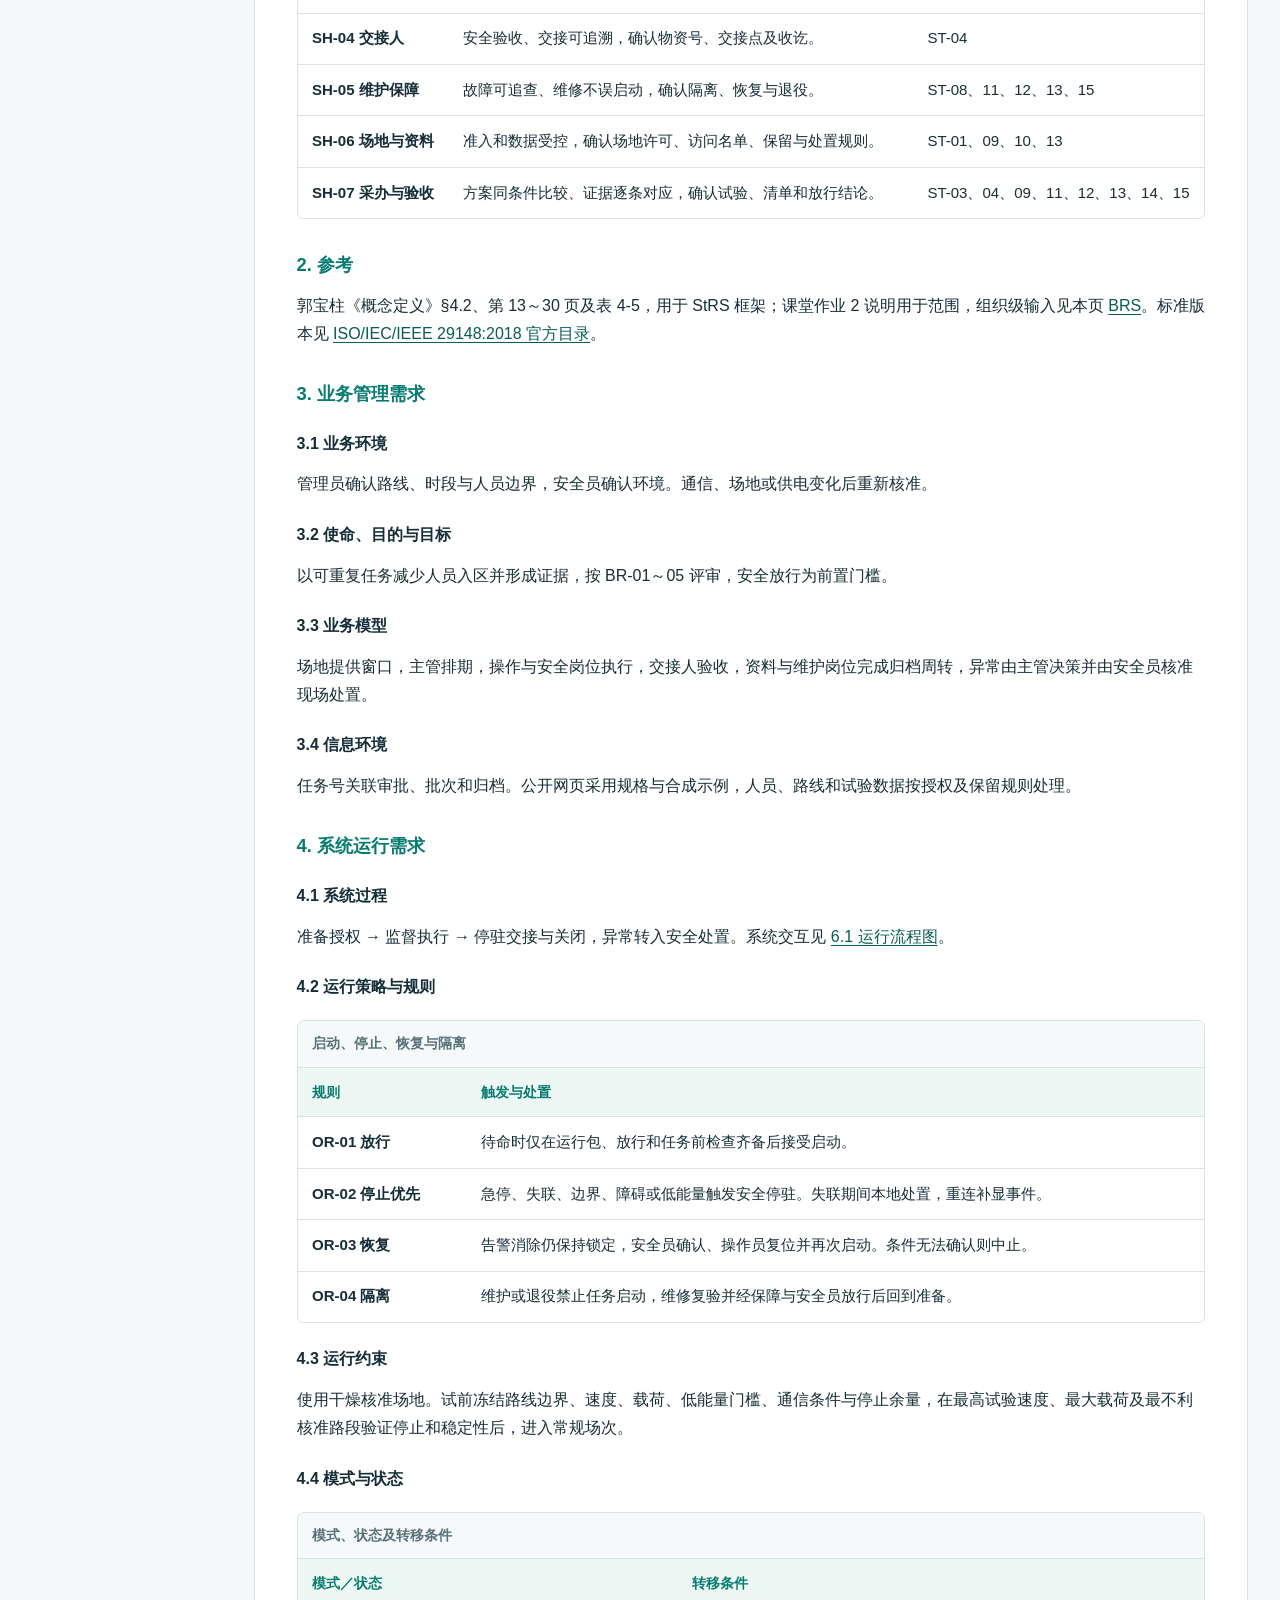
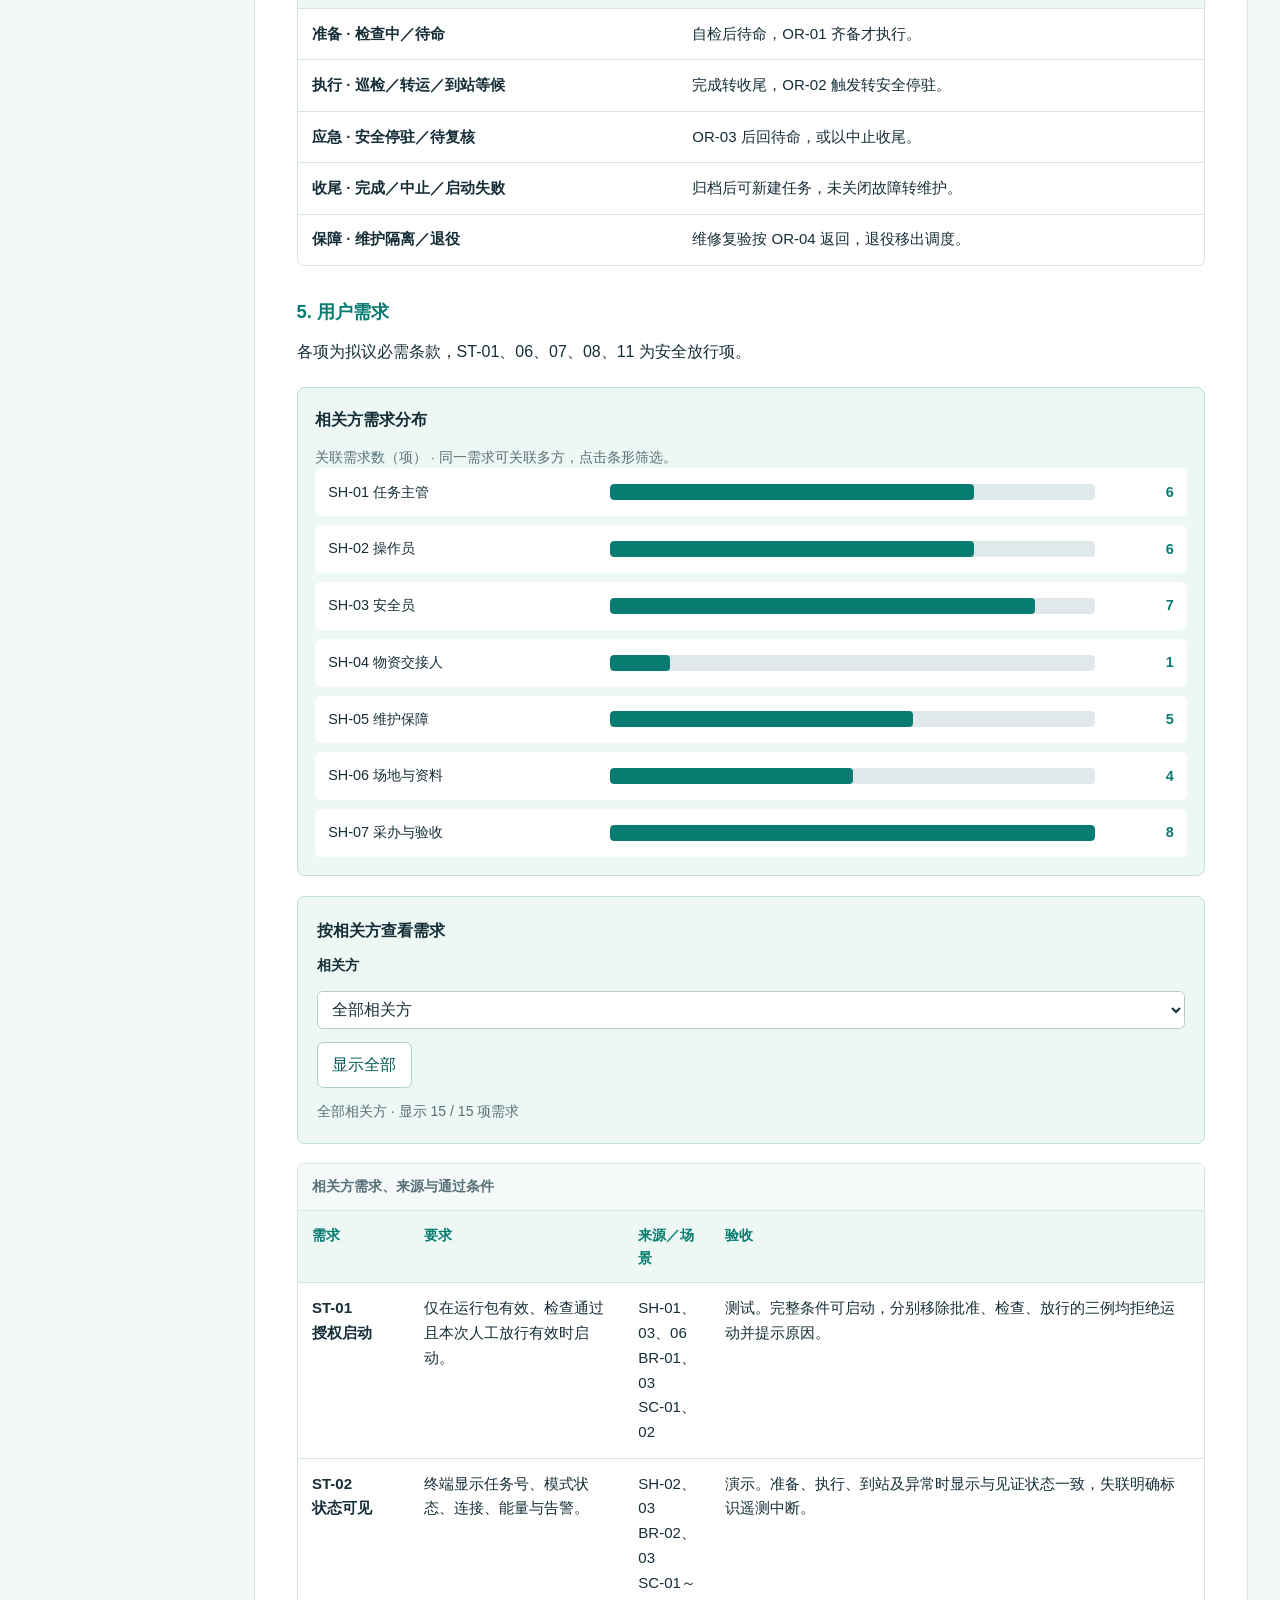
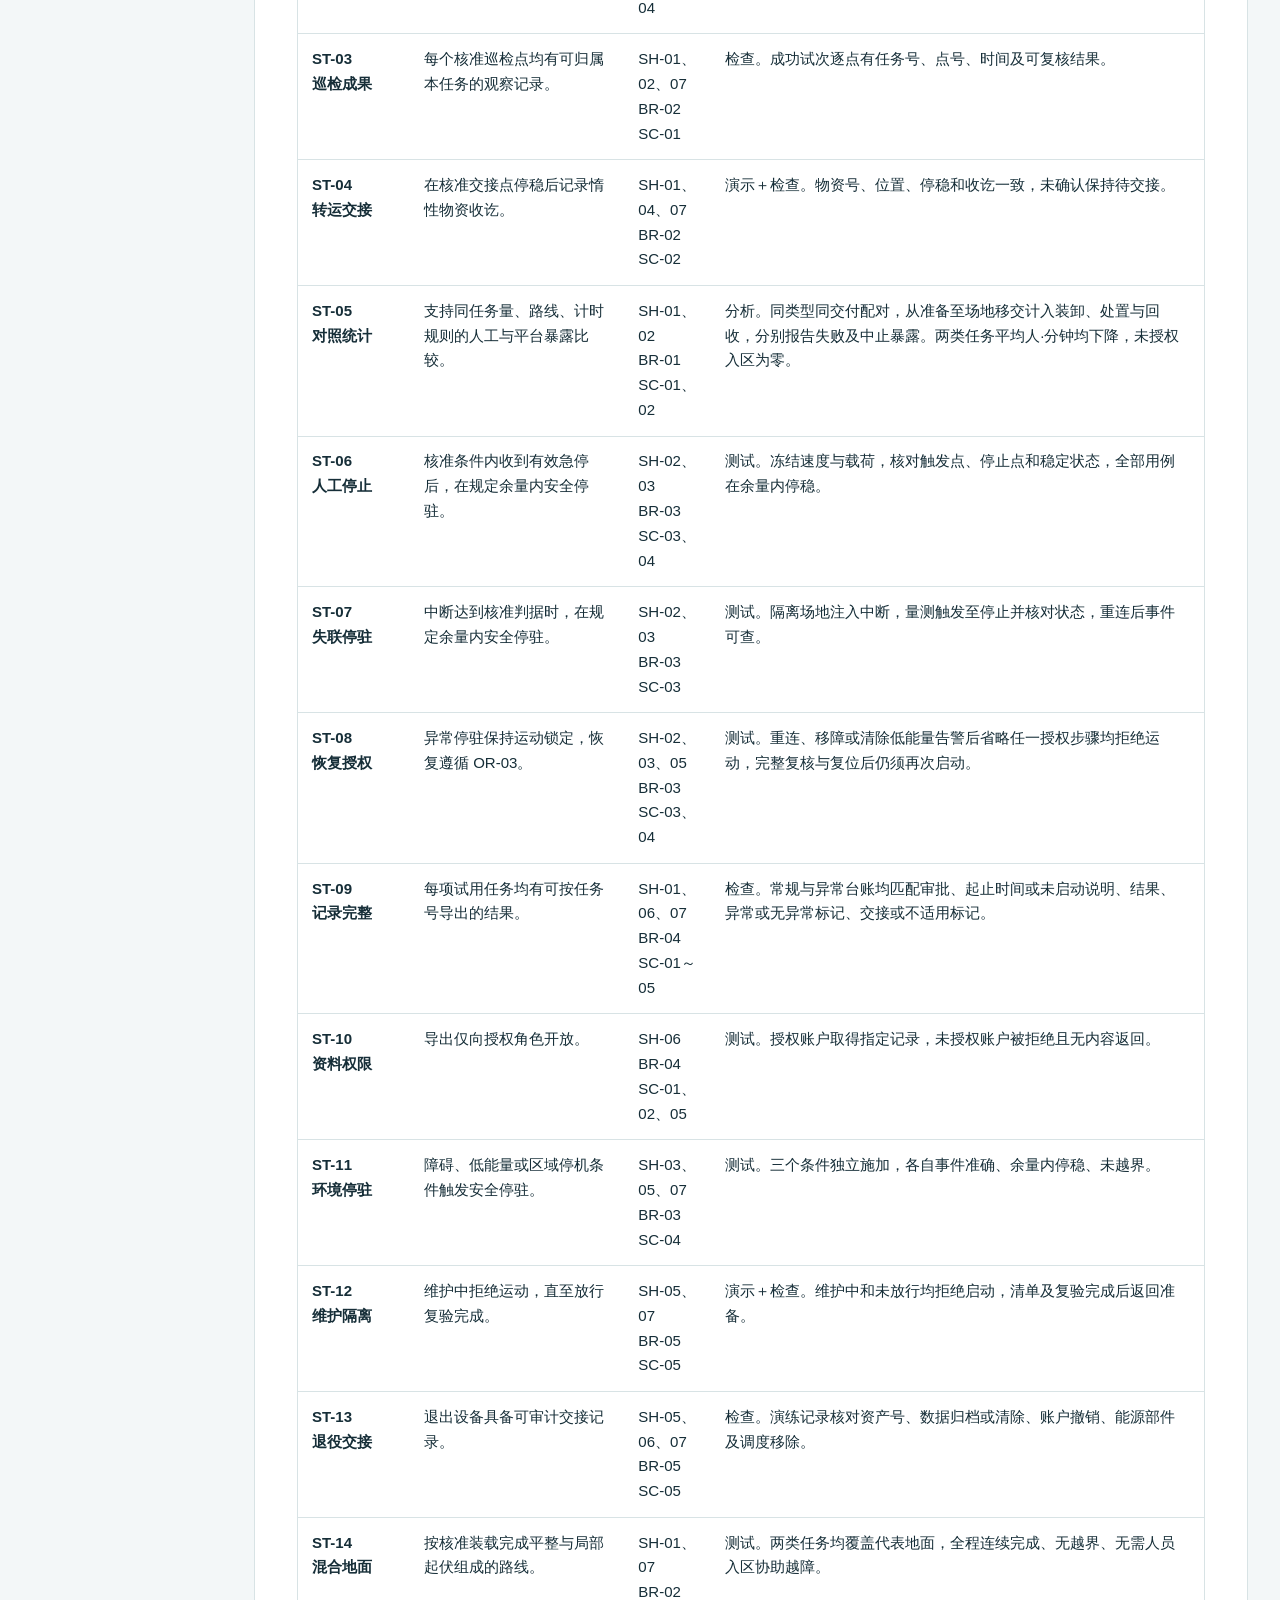
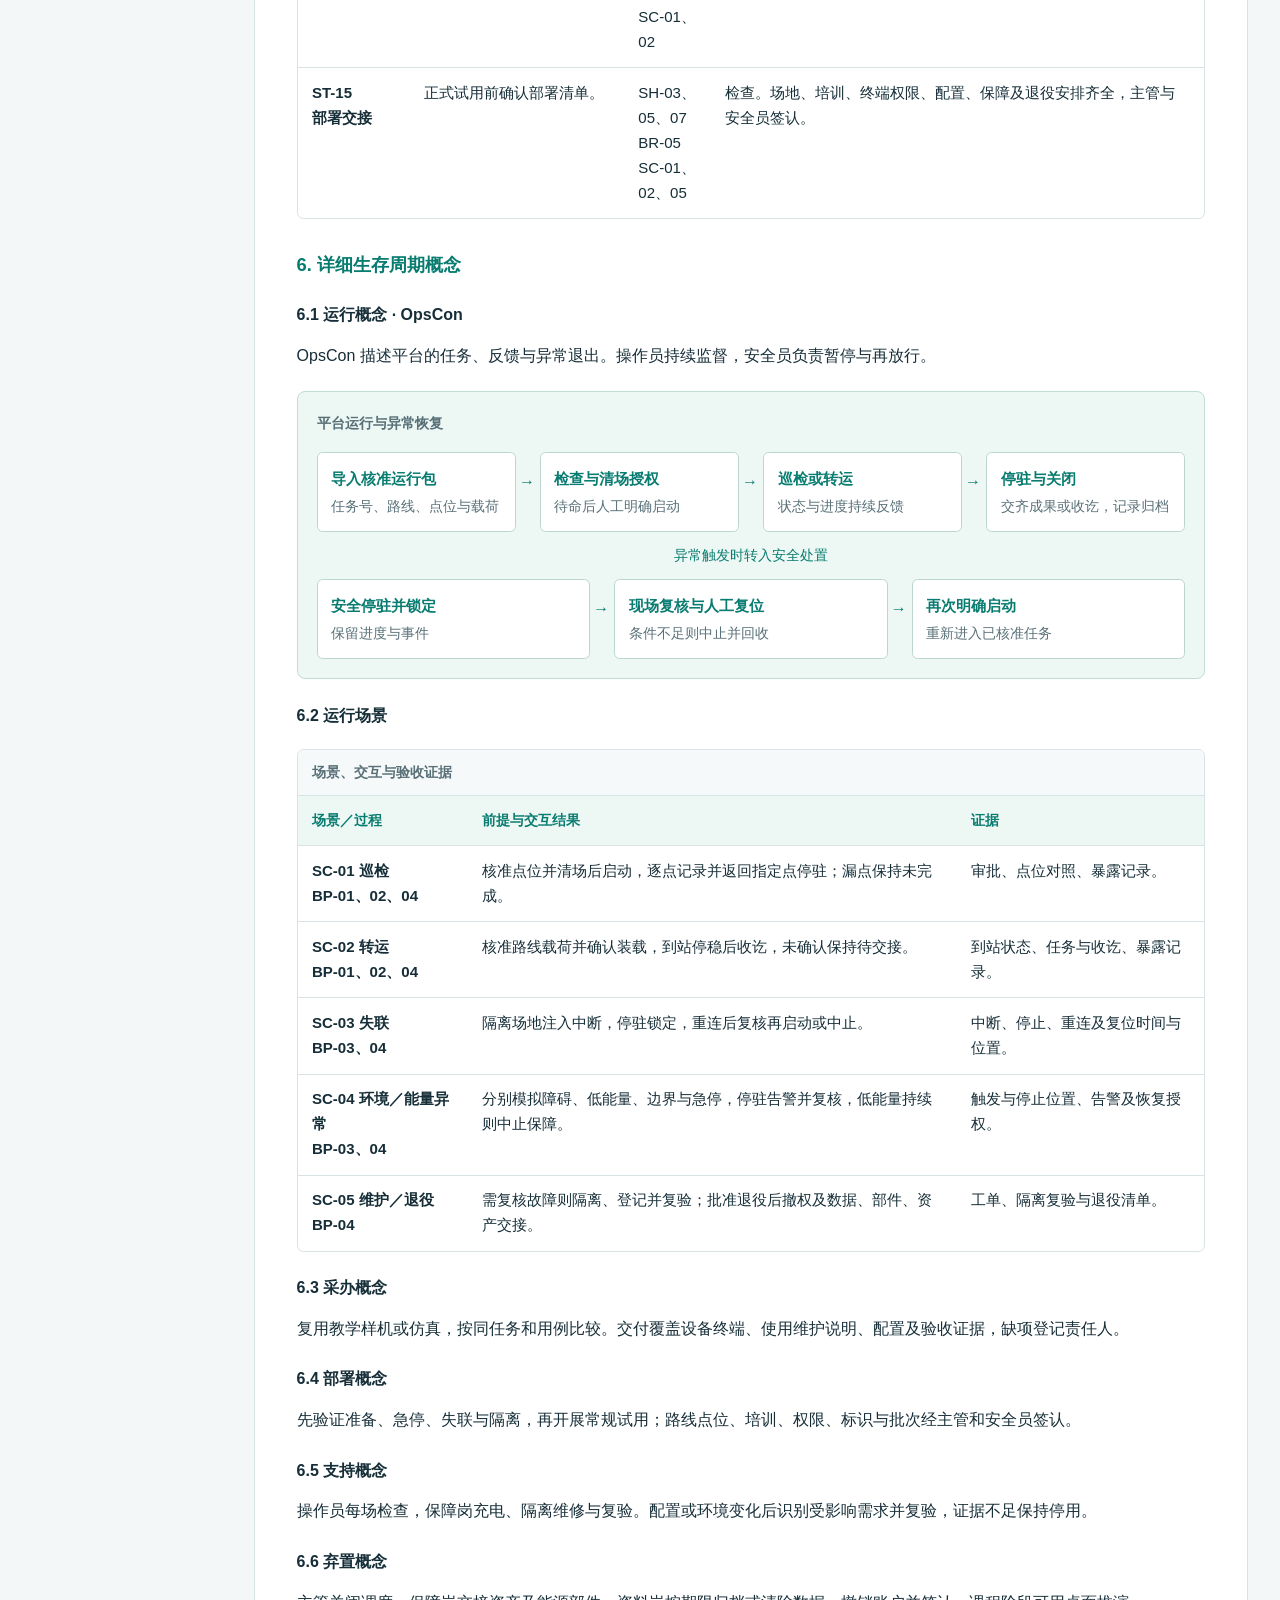
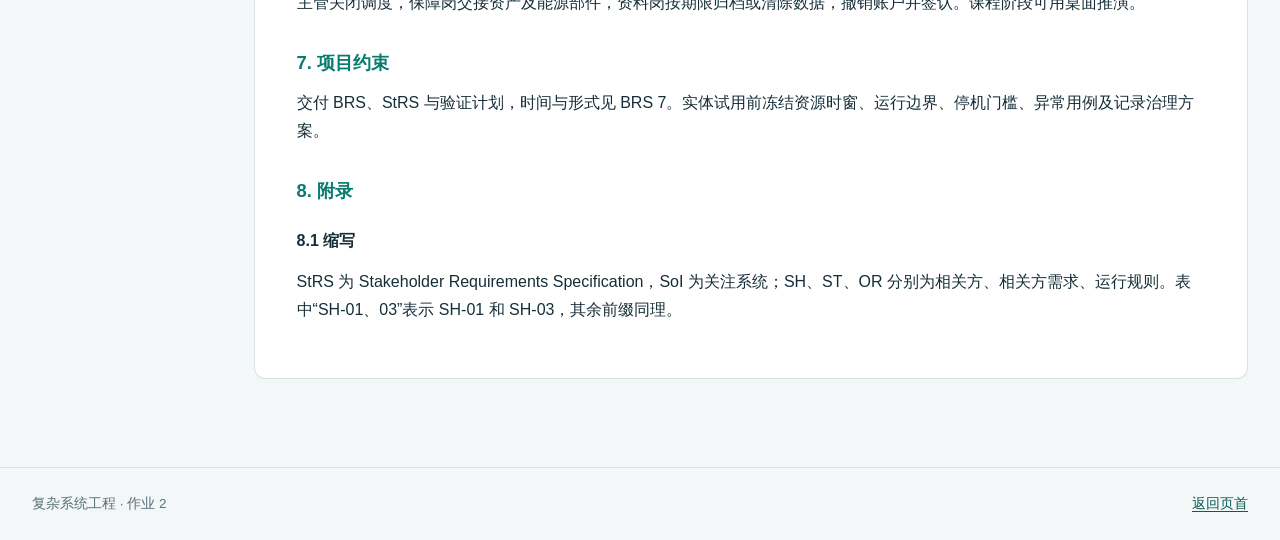
<file: assignment-2/index.html>
<!doctype html>
<html lang="zh-CN">
<head>
<meta charset="utf-8">
<meta name="viewport" content="width=device-width, initial-scale=1">
<meta name="description" content="轮腿式无人作战平台的业务目标、相关方需求与运行流程。">
<meta name="theme-color" content="#112d32">
<title>业务与相关方需求 · 作业 2 | 轮腿式无人作战平台</title>
<link rel="stylesheet" href="../assets/course.css">
</head>
<body id="top">
<a class="skip-link" href="#main-content">跳转到正文</a>
<header class="site-header">
<div class="container header-inner">
<a class="brand" href="../">复杂系统工程</a>
<nav class="site-nav" aria-label="作业导航">
<a href="../">作业 1</a>
<a href="../assignment-2/" aria-current="page">作业 2</a>
<a href="../assignment-3/">作业 3</a>
<a href="../assignment-4/">作业 4</a>
</nav>
</div>
</header>
<div class="container hero hero-layout">
<div class="hero-copy">
<p class="eyebrow">小组作业 2 · 概念定义</p>
<h1>轮腿式无人作战平台</h1>
<p class="lead">业务需求与相关方需求</p>
<p>封闭训练场内的非武装巡检与惰性物资转运。</p>
<p class="note">课程概念稿 · 指标为拟议验证基线，尚未实测。</p>
</div>
<figure class="hero-visual">
  <img src="../assets/supervised-operation.webp" width="1672" height="941" decoding="async" fetchpriority="high" alt="操作员在隔离通道外使用终端监督轮腿式平台">
  <figcaption>人工监督与场地运行 · AI 概念图</figcaption>
</figure>
</div>
<main id="main-content" class="container page-layout" tabindex="-1">
<aside class="toc" aria-label="章节目录">
<strong>本页目录</strong>
<nav aria-label="正文导航">
<a href="#brs">BRS · 业务需求</a>
<a href="#b3">业务目标</a>
<a href="#b4">ConOps · 运营概念</a>
<a href="#strs">StRS · 相关方需求</a>
<a href="#stakeholders">相关方列表</a>
<a href="#s5">15 项用户需求</a>
<a href="#opscon">OpsCon · 运行概念</a>
</nav>
</aside>
<div class="report">
<section id="brs" class="card" data-tone="blue" aria-labelledby="brs-title">
<h2 id="brs-title">BRS · 业务需求规格说明</h2>
<section id="b1" aria-labelledby="b1-title">
<h3 id="b1-title">1. 简介</h3>
<h4>1.1 业务目的</h4>
<p>以人工巡检和搬运为基线，评估平台能否减少人员入区时间并留下可复核记录。</p>
<h4>1.2 业务范围</h4>
<p>覆盖申请至退役各环节，按单台平台、单场地、单任务验证。系统含移动载体、操作终端和记录接口，外部提供隔离、通信、供电、维修及档案库。</p>
<h4>1.3 业务概况</h4>
<p>发起方提出任务，主管协调放行，操作员监督执行，验收与保障岗位关闭、归档并判定设备状态。</p>
<h4>1.4 定义</h4>
<dl>
<dt>受控作业区</dt>
<dd>按批准边界与时段隔离、由安全员管理进出的区域。</dd>
<dt>人员暴露量</dt>
<dd>计量窗口内各人员在区内停留时长之和，单位为人·分钟，包含装卸、核查、处置及回收。</dd>
<dt>任务完成</dt>
<dd>巡检点记录全部交齐，或物资在授权地点完成收讫，由任务主管验收。</dd>
<dt>安全保持</dt>
<dd>停止运动并保持，状态可判定，后续动作经过人工授权。</dd>
</dl>
<h4>1.5 主要相关方</h4>
<p>角色、需要和职责见 <a href="#stakeholders">SH-01～SH-07</a>。</p>
</section>
<section id="b2" aria-labelledby="b2-title">
<h3 id="b2-title">2. 参考文献</h3>
<p>郭宝柱《系统工程——基于国际标准过程的研究与实践》第 4 章，§4.1.2 与表 4-1，用于 ConOps/OpsCon 辨析及 BRS 框架；《复杂系统工程 2026》小组作业 2 课堂说明，用于任务和交付要求。</p>
</section>
<section id="b3" aria-labelledby="b3-title">
<h3 id="b3-title">3. 业务管理需求</h3>
<h4>3.1 业务环境</h4>
<p>内部约束为场地时窗、受训人员、隔离与充电维修资源。外部约束为天气、地表、周边活动及场地、安全、数据和弃置规则。验证前核定适用条件。</p>
<h4>3.2 使命、目的与目标</h4>
<div class="table-wrap" tabindex="0" role="region" aria-label="业务需求与验收口径">
<table>
<caption>五项业务需求与拟议验收口径</caption>
<thead>
<tr>
<th scope="col">需求</th>
<th scope="col">目标</th>
<th scope="col">通过条件与证据</th>
</tr>
</thead>
<tbody>
<tr id="br-01">
<th scope="row">BR-01<br>人员暴露</th>
<td>减少人员暴露，未经授权入场为零。</td>
<td>同路线、任务量与计时规则配对比较，从准备至场地恢复移交，计入处置与回收。平台配对平均人·分钟低于人工基线，未授权入场为零。保留进出记录及任务单。</td>
</tr>
<tr id="br-02">
<th scope="row">BR-02<br>任务完成</th>
<td>常规任务完成率≥90%。</td>
<td>预排 20 次，巡检与转运各 10 次，至少 18 次通过。准备失败计入分母，计划异常触发试验另列，分别报告两类结果。保留预排清单及验收表。</td>
</tr>
<tr id="br-03">
<th scope="row">BR-03<br>安全响应</th>
<td>必测安全响应全部通过。</td>
<td>核查人工中止、失联、路线异常及低电量等批准用例的停止保持、状态记录、恢复授权与现场处置。全部通过后才通过试点评审。</td>
</tr>
<tr id="br-04">
<th scope="row">BR-04<br>过程留痕</th>
<td>验证记录完整率 100%。</td>
<td>每项登记任务均能匹配任务单、事件或准备失败记录及关闭结论，编号、时间、角色、结果和异常处置齐全。</td>
</tr>
<tr id="br-05">
<th scope="row">BR-05<br>保障准备</th>
<td>试点前具备部署、支持和退役准备。</td>
<td>审阅场地与岗位放行、培训配置、充电维护、故障隔离及退役数据移交清单，逐项记录责任人与结论。</td>
</tr>
</tbody>
</table>
</div>
<h4>3.3 业务模型与方案比较</h4>
<p>保障组按任务单提供场地服务，按记录验收。比较同任务量下的暴露、交付、安全与保障工时，成本覆盖一次性投入和持续保障。</p>
<div class="table-wrap" tabindex="0" role="region" aria-label="候选方案比较">
<table>
<caption>候选方案与适用条件</caption>
<thead>
<tr>
<th scope="col">方案</th>
<th scope="col">预期收益</th>
<th scope="col">代价与条件</th>
</tr>
</thead>
<tbody>
<tr>
<th scope="row">人工</th>
<td>复用现有流程，作为基线。</td>
<td>人员入区巡检或搬运，需统一记录。</td>
</tr>
<tr>
<th scope="row">轮式平台</th>
<td>覆盖已整备路线。</td>
<td>需核验边界地段通过性。</td>
</tr>
<tr>
<th scope="row">轮腿式平台</th>
<td>有望覆盖平整与局部起伏路段。</td>
<td>需验证通过性、维护培训和异常回收。</td>
</tr>
</tbody>
</table>
</div>
<p>课程选取轮腿式方案。若场地仅有平整通道，复核轮式方案的成本与工时，试点续用依据 BR-01～05。</p>
<h4>3.4 信息环境</h4>
<ul>
<li>项目组合复用预约、资质与设备台账，排期冲突由场地管理员协调。</li>
<li>长期计划保持任务号、字段和导出格式衔接，由资料管理员维护版本及权限。</li>
<li>数据按任务号关联审批、事件、验收和维护，存入受控档案库，保留与删除期限待确认。</li>
</ul>
</section>
<section id="b4" aria-labelledby="b4-title">
<h3 id="b4-title">4. 业务运行需求与 ConOps</h3>
<p>ConOps 规定组织如何受理、放行、监督、验收和保障。主管负责放行与关闭，安全员独立判断现场条件。</p>
<figure class="diagram" aria-labelledby="conops-caption">
<figcaption id="conops-caption">组织运营流程 · ConOps</figcaption>
<ol class="flow">
<li>
<strong>BP-01 申请与放行</strong>
<small>主管协调场地，安全员清场</small>
</li>
<li>
<strong>BP-02 监督执行</strong>
<small>操作员监督，平台交付</small>
</li>
<li>
<strong>BP-04 验收与保障</strong>
<small>主管验收，归档与设备周转</small>
</li>
</ol>
<div class="node branch">
<strong>异常分支 · BP-03 安全处置</strong>
<small>执行异常 → 停止与隔离 → 主管决定回收、中止或重新放行</small>
</div>
</figure>
<h4>4.1 业务过程</h4>
<div class="table-wrap" tabindex="0" role="region" aria-label="业务流程与规则追溯">
<table>
<caption>流程起止、规则与场景</caption>
<thead>
<tr>
<th scope="col">过程</th>
<th scope="col">输入、活动与结果</th>
<th scope="col">规则／场景</th>
</tr>
</thead>
<tbody>
<tr id="bp-01">
<th scope="row">BP-01</th>
<td>申请生成任务单，确认场地、设备、人员与隔离，登记放行或驳回。</td>
<td>R-01、04<br>SC-01、02</td>
</tr>
<tr id="bp-02">
<th scope="row">BP-02</th>
<td>已放行任务开始，监督点位与交接，完成转验收，异常转 BP-03。</td>
<td>R-01、02、04<br>SC-01、02</td>
</tr>
<tr id="bp-03">
<th scope="row">BP-03</th>
<td>失联、低电量、路线或人员风险触发停止，控制现场，决定回收、中止或复核放行。</td>
<td>R-02、03、04<br>SC-03、04</td>
</tr>
<tr id="bp-04">
<th scope="row">BP-04</th>
<td>登记完成、未完成或准备失败，归档并判定设备可用、维修隔离或退役。</td>
<td>R-03、04<br>SC-01～05</td>
</tr>
</tbody>
</table>
</div>
<h4>4.2 运营策略与规则</h4>
<dl>
<dt>R-01 任务放行</dt>
<dd>任务单、场地、设备、人员及环境齐备才放行，入区须获安全员批准。</dd>
<dt>R-02 安全优先</dt>
<dd>发现风险即中止或安全保持，隔离并通报。</dd>
<dt>R-03 复位与回收</dt>
<dd>人工确认并重新授权后继续，回收按受控程序放行，故障关闭后恢复可用。</dd>
<dt>R-04 记录闭环</dt>
<dd>受理即建唯一任务号，记录放行、结果、事件和关闭，主管签认归档。</dd>
</dl>
<h4>4.3 运行约束</h4>
<p>按批准时窗、边界、路线、天气及载荷执行，任务互不并发，操作员与安全员持续在岗。条件变化或超出包络时按 R-02 停止。</p>
<h4>4.4 运行质量</h4>
<p>安全中止与人员管控优先，结果、暴露和异常按统一口径记录，准备、交接与回收时间纳入效率复盘。</p>
<h4>4.5 业务结构</h4>
<div class="structure three-col" aria-label="岗位与资源配置">
<div class="node">
<strong>场外控制与监督</strong>
<small>主管排期放行，操作员控制，安全员管理边界</small>
</div>
<div class="node">
<strong>交接与设备保障</strong>
<small>交接人核验物资，维护岗负责隔离维修及充电</small>
</div>
<div class="node">
<strong>验收与受控档案</strong>
<small>核对结果、归档记录、确认角色授权及替补</small>
</div>
</div>
</section>
<section id="b5" aria-labelledby="b5-title">
<h3 id="b5-title">5. 提案系统初步运行概念</h3>
<h4>5.1 初步运行概念</h4>
<p>平台执行批准任务并反馈状态，异常时安全保持。各岗位及支持环境见 BRS 1，系统交互见 <a href="#opscon">OpsCon</a>。</p>
<h4>5.2 初步运行场景</h4>
<p>
<a href="#sc-01">SC-01 巡检</a>、<a href="#sc-02">SC-02 转运</a>覆盖常规交付；<a href="#sc-03">SC-03 失联</a>、<a href="#sc-04">SC-04 障碍或低能量</a>覆盖安全处置；<a href="#sc-05">SC-05 维护与退役</a>覆盖保障。流程关联与证据见 StRS 6.2。</p>
</section>
<section id="b6" aria-labelledby="b6-title">
<h3 id="b6-title">6. 其他初步生存周期概念</h3>
<p>采办审查教学资源及交付保障，部署核对场地、培训与配置，支持覆盖充电、故障隔离和复验，弃置完成设备、能源部件和数据交接。详细活动见 <a href="#s6">StRS 6.3～6.6</a>。</p>
</section>
<section id="b7" aria-labelledby="b7-title">
<h3 id="b7-title">7. 项目约束</h3>
<p>课堂交付节点为 2026 年 11 月 18 日 12:00，形式为 HTML。实体试用须先确认资源、人员、场地、预算和验收方案，再完成概念评审、受控验证和放行评审。成本覆盖设备或租赁、场地、培训、运行、维护及退役。</p>
</section>
<section id="b8" aria-labelledby="b8-title">
<h3 id="b8-title">8. 附录</h3>
<h4>8.1 缩写</h4>
<p>BRS 为业务需求规格说明（Business Requirements Specification），StRS 为相关方需求规格说明；ConOps 为运营概念（Concept of Operations），OpsCon 为运行概念（Operational Concept）。BR、BP、R、SC 分别为业务需求、业务过程、业务规则及场景编号。</p>
</section>
</section>
<section id="strs" class="card" data-tone="teal" aria-labelledby="strs-title">
<h2 id="strs-title">StRS · 相关方需求规格说明</h2>
<section id="s1" aria-labelledby="s1-title">
<h3 id="s1-title">1. 简介</h3>
<h4>1.1 相关方目的</h4>
<p>将各方需要转为可确认需求，明确平台行为、任务完成和运行放行依据。</p>
<h4>1.2 相关方范围</h4>
<p>系统边界沿用 BRS 1.2，具备巡检记录、载荷接口及导出能力。一次试用配置一台平台、一条核准路线、一名操作员和一名安全员。</p>
<h4>1.3 系统概况</h4>
<div class="table-wrap" tabindex="0" role="region" aria-label="系统边界与交互">
<table>
<caption>系统边界与外部输入输出</caption>
<thead>
<tr>
<th scope="col">外部对象</th>
<th scope="col">输入</th>
<th scope="col">输出</th>
</tr>
</thead>
<tbody>
<tr>
<th scope="row">任务台账／操作员</th>
<td>任务号、区域路线、点位、任务类型与授权</td>
<td>准备、进度、成果及异常</td>
</tr>
<tr>
<th scope="row">安全员／场地</th>
<td>放行、停机、清场与复核</td>
<td>运动状态、告警与恢复事件</td>
</tr>
<tr>
<th scope="row">物资交接人</th>
<td>物资号、装载与收讫确认</td>
<td>停稳状态、到站及交接记录</td>
</tr>
<tr>
<th scope="row">维护／资料管理</th>
<td>维护授权、放行与导出请求</td>
<td>设备号、故障及可归档记录</td>
</tr>
</tbody>
</table>
</div>
<h4>1.4 定义</h4>
<p>
<strong>核准运行包</strong>包含任务号、时段、区域、路线、点位和装载条件，变更须复核。<strong>安全停驻</strong>为停止并保持运动锁定，恢复须经人工确认。<strong>惰性物资</strong>为无危险配重或训练用品，人员暴露口径见 BRS 1.4。</p>
<h4 id="stakeholders">1.5 相关方列表</h4>
<div class="table-wrap" tabindex="0" role="region" aria-label="相关方需要与需求来源">
<table>
<caption>相关方需要、确认职责与下游需求</caption>
<thead>
<tr>
<th scope="col">角色</th>
<th scope="col">需要与确认职责</th>
<th scope="col">需求</th>
</tr>
</thead>
<tbody>
<tr>
<th scope="row">SH-01 任务主管</th>
<td>降低暴露、成果可复核，确认基线、对照和完成定义。</td>
<td>ST-01、03、04、05、09、14</td>
</tr>
<tr>
<th scope="row">SH-02 操作员</th>
<td>状态清楚、异常可停可恢复，确认流程、界面与可用性。</td>
<td>ST-02、03、05、06、07、08</td>
</tr>
<tr>
<th scope="row">SH-03 安全员</th>
<td>条件不满足时阻止运动，确认停机、清场和再放行，保有暂停权。</td>
<td>ST-01、02、06、07、08、11、15</td>
</tr>
<tr>
<th scope="row">SH-04 交接人</th>
<td>安全验收、交接可追溯，确认物资号、交接点及收讫。</td>
<td>ST-04</td>
</tr>
<tr>
<th scope="row">SH-05 维护保障</th>
<td>故障可追查、维修不误启动，确认隔离、恢复与退役。</td>
<td>ST-08、11、12、13、15</td>
</tr>
<tr>
<th scope="row">SH-06 场地与资料</th>
<td>准入和数据受控，确认场地许可、访问名单、保留与处置规则。</td>
<td>ST-01、09、10、13</td>
</tr>
<tr>
<th scope="row">SH-07 采办与验收</th>
<td>方案同条件比较、证据逐条对应，确认试验、清单和放行结论。</td>
<td>ST-03、04、09、11、12、13、14、15</td>
</tr>
</tbody>
</table>
</div>
</section>
<section id="s2" aria-labelledby="s2-title">
<h3 id="s2-title">2. 参考</h3>
<p>郭宝柱《概念定义》§4.2、第 13～30 页及表 4-5，用于 StRS 框架；课堂作业 2 说明用于范围，组织级输入见本页 <a href="#brs">BRS</a>。标准版本见 <a href="https://www.iso.org/standard/72089.html">ISO/IEC/IEEE 29148:2018 官方目录</a>。</p>
</section>
<section id="s3" aria-labelledby="s3-title">
<h3 id="s3-title">3. 业务管理需求</h3>
<h4>3.1 业务环境</h4>
<p>管理员确认路线、时段与人员边界，安全员确认环境。通信、场地或供电变化后重新核准。</p>
<h4>3.2 使命、目的与目标</h4>
<p>以可重复任务减少人员入区并形成证据，按 BR-01～05 评审，安全放行为前置门槛。</p>
<h4>3.3 业务模型</h4>
<p>场地提供窗口，主管排期，操作与安全岗位执行，交接人验收，资料与维护岗位完成归档周转，异常由主管决策并由安全员核准现场处置。</p>
<h4>3.4 信息环境</h4>
<p>任务号关联审批、批次和归档。公开网页采用规格与合成示例，人员、路线和试验数据按授权及保留规则处理。</p>
</section>
<section id="s4" aria-labelledby="s4-title">
<h3 id="s4-title">4. 系统运行需求</h3>
<h4>4.1 系统过程</h4>
<p>准备授权 → 监督执行 → 停驻交接与关闭，异常转入安全处置。系统交互见 <a href="#opscon">6.1 运行流程图</a>。</p>
<h4>4.2 运行策略与规则</h4>
<div class="table-wrap" tabindex="0" role="region" aria-label="启动停止与恢复规则">
<table>
<caption>启动、停止、恢复与隔离</caption>
<thead>
<tr>
<th scope="col">规则</th>
<th scope="col">触发与处置</th>
</tr>
</thead>
<tbody>
<tr>
<th scope="row">OR-01 放行</th>
<td>待命时仅在运行包、放行和任务前检查齐备后接受启动。</td>
</tr>
<tr>
<th scope="row">OR-02 停止优先</th>
<td>急停、失联、边界、障碍或低能量触发安全停驻。失联期间本地处置，重连补显事件。</td>
</tr>
<tr>
<th scope="row">OR-03 恢复</th>
<td>告警消除仍保持锁定，安全员确认、操作员复位并再次启动。条件无法确认则中止。</td>
</tr>
<tr>
<th scope="row">OR-04 隔离</th>
<td>维护或退役禁止任务启动，维修复验并经保障与安全员放行后回到准备。</td>
</tr>
</tbody>
</table>
</div>
<h4>4.3 运行约束</h4>
<p>使用干燥核准场地。试前冻结路线边界、速度、载荷、低能量门槛、通信条件与停止余量，在最高试验速度、最大载荷及最不利核准路段验证停止和稳定性后，进入常规场次。</p>
<h4>4.4 模式与状态</h4>
<div class="table-wrap" tabindex="0" role="region" aria-label="系统模式状态转移">
<table>
<caption>模式、状态及转移条件</caption>
<thead>
<tr>
<th scope="col">模式／状态</th>
<th scope="col">转移条件</th>
</tr>
</thead>
<tbody>
<tr>
<th scope="row">准备 · 检查中／待命</th>
<td>自检后待命，OR-01 齐备才执行。</td>
</tr>
<tr>
<th scope="row">执行 · 巡检／转运／到站等候</th>
<td>完成转收尾，OR-02 触发转安全停驻。</td>
</tr>
<tr>
<th scope="row">应急 · 安全停驻／待复核</th>
<td>OR-03 后回待命，或以中止收尾。</td>
</tr>
<tr>
<th scope="row">收尾 · 完成／中止／启动失败</th>
<td>归档后可新建任务，未关闭故障转维护。</td>
</tr>
<tr>
<th scope="row">保障 · 维护隔离／退役</th>
<td>维修复验按 OR-04 返回，退役移出调度。</td>
</tr>
</tbody>
</table>
</div>
</section>
<section id="s5" aria-labelledby="s5-title">
<h3 id="s5-title">5. 用户需求</h3>
<p>各项为拟议必需条款，ST-01、06、07、08、11 为安全放行项。</p>
<div class="chart-panel" aria-labelledby="stakeholder-chart-title">
<h4 id="stakeholder-chart-title">相关方需求分布</h4>
<p class="chart-note">关联需求数（项） · 同一需求可关联多方，点击条形筛选。</p>
<div id="stakeholder-chart" class="bar-chart" role="group" aria-label="按相关方关联需求数筛选"></div>
</div>
<div class="interactive-panel" aria-labelledby="requirement-filter-title">
<h4 id="requirement-filter-title">按相关方查看需求</h4>
<div class="control-row">
<label for="stakeholder-filter">相关方</label>
<select id="stakeholder-filter" aria-controls="stakeholder-requirements">
  <option value="all">全部相关方</option>
  <option value="01">SH-01 任务主管</option>
  <option value="02">SH-02 操作员</option>
  <option value="03">SH-03 安全员</option>
  <option value="04">SH-04 物资交接人</option>
  <option value="05">SH-05 维护保障</option>
  <option value="06">SH-06 场地与资料</option>
  <option value="07">SH-07 采办与验收</option>
</select>
<button id="reset-requirement-filter" type="button">显示全部</button>
</div>
<p id="requirement-filter-status" class="filter-status" role="status" aria-live="polite">显示 15 / 15 项需求</p>
</div>
<div class="table-wrap" tabindex="0" role="region" aria-label="15项相关方需求及验收追溯">
<table id="stakeholder-requirements">
<caption>相关方需求、来源与通过条件</caption>
<thead>
<tr>
<th scope="col">需求</th>
<th scope="col">要求</th>
<th scope="col">来源／场景</th>
<th scope="col">验收</th>
</tr>
</thead>
<tbody>
<tr id="st-01">
<th scope="row">ST-01<br>授权启动</th>
<td>仅在运行包有效、检查通过且本次人工放行有效时启动。</td>
<td>SH-01、03、06<br>BR-01、03<br>SC-01、02</td>
<td>测试。完整条件可启动，分别移除批准、检查、放行的三例均拒绝运动并提示原因。</td>
</tr>
<tr id="st-02">
<th scope="row">ST-02<br>状态可见</th>
<td>终端显示任务号、模式状态、连接、能量与告警。</td>
<td>SH-02、03<br>BR-02、03<br>SC-01～04</td>
<td>演示。准备、执行、到站及异常时显示与见证状态一致，失联明确标识遥测中断。</td>
</tr>
<tr id="st-03">
<th scope="row">ST-03<br>巡检成果</th>
<td>每个核准巡检点均有可归属本任务的观察记录。</td>
<td>SH-01、02、07<br>BR-02<br>SC-01</td>
<td>检查。成功试次逐点有任务号、点号、时间及可复核结果。</td>
</tr>
<tr id="st-04">
<th scope="row">ST-04<br>转运交接</th>
<td>在核准交接点停稳后记录惰性物资收讫。</td>
<td>SH-01、04、07<br>BR-02<br>SC-02</td>
<td>演示＋检查。物资号、位置、停稳和收讫一致，未确认保持待交接。</td>
</tr>
<tr id="st-05">
<th scope="row">ST-05<br>对照统计</th>
<td>支持同任务量、路线、计时规则的人工与平台暴露比较。</td>
<td>SH-01、02<br>BR-01<br>SC-01、02</td>
<td>分析。同类型同交付配对，从准备至场地移交计入装卸、处置与回收，分别报告失败及中止暴露。两类任务平均人·分钟均下降，未授权入区为零。</td>
</tr>
<tr id="st-06">
<th scope="row">ST-06<br>人工停止</th>
<td>核准条件内收到有效急停后，在规定余量内安全停驻。</td>
<td>SH-02、03<br>BR-03<br>SC-03、04</td>
<td>测试。冻结速度与载荷，核对触发点、停止点和稳定状态，全部用例在余量内停稳。</td>
</tr>
<tr id="st-07">
<th scope="row">ST-07<br>失联停驻</th>
<td>中断达到核准判据时，在规定余量内安全停驻。</td>
<td>SH-02、03<br>BR-03<br>SC-03</td>
<td>测试。隔离场地注入中断，量测触发至停止并核对状态，重连后事件可查。</td>
</tr>
<tr id="st-08">
<th scope="row">ST-08<br>恢复授权</th>
<td>异常停驻保持运动锁定，恢复遵循 OR-03。</td>
<td>SH-02、03、05<br>BR-03<br>SC-03、04</td>
<td>测试。重连、移障或清除低能量告警后省略任一授权步骤均拒绝运动，完整复核与复位后仍须再次启动。</td>
</tr>
<tr id="st-09">
<th scope="row">ST-09<br>记录完整</th>
<td>每项试用任务均有可按任务号导出的结果。</td>
<td>SH-01、06、07<br>BR-04<br>SC-01～05</td>
<td>检查。常规与异常台账均匹配审批、起止时间或未启动说明、结果、异常或无异常标记、交接或不适用标记。</td>
</tr>
<tr id="st-10">
<th scope="row">ST-10<br>资料权限</th>
<td>导出仅向授权角色开放。</td>
<td>SH-06<br>BR-04<br>SC-01、02、05</td>
<td>测试。授权账户取得指定记录，未授权账户被拒绝且无内容返回。</td>
</tr>
<tr id="st-11">
<th scope="row">ST-11<br>环境停驻</th>
<td>障碍、低能量或区域停机条件触发安全停驻。</td>
<td>SH-03、05、07<br>BR-03<br>SC-04</td>
<td>测试。三个条件独立施加，各自事件准确、余量内停稳、未越界。</td>
</tr>
<tr id="st-12">
<th scope="row">ST-12<br>维护隔离</th>
<td>维护中拒绝运动，直至放行复验完成。</td>
<td>SH-05、07<br>BR-05<br>SC-05</td>
<td>演示＋检查。维护中和未放行均拒绝启动，清单及复验完成后返回准备。</td>
</tr>
<tr id="st-13">
<th scope="row">ST-13<br>退役交接</th>
<td>退出设备具备可审计交接记录。</td>
<td>SH-05、06、07<br>BR-05<br>SC-05</td>
<td>检查。演练记录核对资产号、数据归档或清除、账户撤销、能源部件及调度移除。</td>
</tr>
<tr id="st-14">
<th scope="row">ST-14<br>混合地面</th>
<td>按核准装载完成平整与局部起伏组成的路线。</td>
<td>SH-01、07<br>BR-02<br>SC-01、02</td>
<td>测试。两类任务均覆盖代表地面，全程连续完成、无越界、无需人员入区协助越障。</td>
</tr>
<tr id="st-15">
<th scope="row">ST-15<br>部署交接</th>
<td>正式试用前确认部署清单。</td>
<td>SH-03、05、07<br>BR-05<br>SC-01、02、05</td>
<td>检查。场地、培训、终端权限、配置、保障及退役安排齐全，主管与安全员签认。</td>
</tr>
</tbody>
</table>
</div>
</section>
<section id="s6" aria-labelledby="s6-title">
<h3 id="s6-title">6. 详细生存周期概念</h3>
<h4 id="opscon">6.1 运行概念 · OpsCon</h4>
<p>OpsCon 描述平台的任务、反馈与异常退出。操作员持续监督，安全员负责暂停与再放行。</p>
<figure class="diagram" aria-labelledby="opscon-caption">
<figcaption id="opscon-caption">平台运行与异常恢复</figcaption>
<ol class="flow">
<li>
<strong>导入核准运行包</strong>
<small>任务号、路线、点位与载荷</small>
</li>
<li>
<strong>检查与清场授权</strong>
<small>待命后人工明确启动</small>
</li>
<li>
<strong>巡检或转运</strong>
<small>状态与进度持续反馈</small>
</li>
<li>
<strong>停驻与关闭</strong>
<small>交齐成果或收讫，记录归档</small>
</li>
</ol>
<p class="arrow-label">异常触发时转入安全处置</p>
<ol class="flow">
<li>
<strong>安全停驻并锁定</strong>
<small>保留进度与事件</small>
</li>
<li>
<strong>现场复核与人工复位</strong>
<small>条件不足则中止并回收</small>
</li>
<li>
<strong>再次明确启动</strong>
<small>重新进入已核准任务</small>
</li>
</ol>
</figure>
<h4>6.2 运行场景</h4>
<div class="table-wrap" tabindex="0" role="region" aria-label="运行场景及证据">
<table>
<caption>场景、交互与验收证据</caption>
<thead>
<tr>
<th scope="col">场景／过程</th>
<th scope="col">前提与交互结果</th>
<th scope="col">证据</th>
</tr>
</thead>
<tbody>
<tr id="sc-01">
<th scope="row">SC-01 巡检<br>BP-01、02、04</th>
<td>核准点位并清场后启动，逐点记录并返回指定点停驻；漏点保持未完成。</td>
<td>审批、点位对照、暴露记录。</td>
</tr>
<tr id="sc-02">
<th scope="row">SC-02 转运<br>BP-01、02、04</th>
<td>核准路线载荷并确认装载，到站停稳后收讫，未确认保持待交接。</td>
<td>到站状态、任务与收讫、暴露记录。</td>
</tr>
<tr id="sc-03">
<th scope="row">SC-03 失联<br>BP-03、04</th>
<td>隔离场地注入中断，停驻锁定，重连后复核再启动或中止。</td>
<td>中断、停止、重连及复位时间与位置。</td>
</tr>
<tr id="sc-04">
<th scope="row">SC-04 环境／能量异常<br>BP-03、04</th>
<td>分别模拟障碍、低能量、边界与急停，停驻告警并复核，低能量持续则中止保障。</td>
<td>触发与停止位置、告警及恢复授权。</td>
</tr>
<tr id="sc-05">
<th scope="row">SC-05 维护／退役<br>BP-04</th>
<td>需复核故障则隔离、登记并复验；批准退役后撤权及数据、部件、资产交接。</td>
<td>工单、隔离复验与退役清单。</td>
</tr>
</tbody>
</table>
</div>
<h4>6.3 采办概念</h4>
<p>复用教学样机或仿真，按同任务和用例比较。交付覆盖设备终端、使用维护说明、配置及验收证据，缺项登记责任人。</p>
<h4>6.4 部署概念</h4>
<p>先验证准备、急停、失联与隔离，再开展常规试用；路线点位、培训、权限、标识与批次经主管和安全员签认。</p>
<h4>6.5 支持概念</h4>
<p>操作员每场检查，保障岗充电、隔离维修与复验。配置或环境变化后识别受影响需求并复验，证据不足保持停用。</p>
<h4>6.6 弃置概念</h4>
<p>主管关闭调度，保障岗交接资产及能源部件，资料岗按期限归档或清除数据，撤销账户并签认。课程阶段可用桌面推演。</p>
</section>
<section id="s7" aria-labelledby="s7-title">
<h3 id="s7-title">7. 项目约束</h3>
<p>交付 BRS、StRS 与验证计划，时间与形式见 BRS 7。实体试用前冻结资源时窗、运行边界、停机门槛、异常用例及记录治理方案。</p>
</section>
<section id="s8" aria-labelledby="s8-title">
<h3 id="s8-title">8. 附录</h3>
<h4>8.1 缩写</h4>
<p>StRS 为 Stakeholder Requirements Specification，SoI 为关注系统；SH、ST、OR 分别为相关方、相关方需求、运行规则。表中“SH-01、03”表示 SH-01 和 SH-03，其余前缀同理。</p>
</section>
</section>

</div>
</main>
<footer class="site-footer">
<div class="container">
<span>复杂系统工程 · 作业 2</span>
<a href="#top">返回页首</a>
</div>
</footer>
<script>
  const stakeholderFilter = document.getElementById('stakeholder-filter');
  const resetFilterButton = document.getElementById('reset-requirement-filter');
  const filterStatus = document.getElementById('requirement-filter-status');
  const requirementsTable = document.getElementById('stakeholder-requirements');
  const requirementRows = Array.from(requirementsTable.tBodies[0].rows);
  const stakeholderChart = document.getElementById('stakeholder-chart');
  const requirements = requirementRows.map((row) => {
    const sourceText = row.cells[2].textContent.split('BR-')[0];
    return { row, stakeholders: sourceText.match(/\d{2}/g) || [] };
  });

  const stakeholderData = Array.from(stakeholderFilter.options)
    .filter((option) => option.value !== 'all')
    .map((option) => ({
      id: option.value,
      label: option.textContent,
      count: requirements.filter((requirement) => requirement.stakeholders.includes(option.value)).length,
    }));
  const maximumCount = Math.max(...stakeholderData.map((stakeholder) => stakeholder.count));

  const stakeholderBarButtons = stakeholderData.map((stakeholder) => {
    const button = document.createElement('button');
    button.type = 'button';
    button.className = 'bar-row';
    button.dataset.stakeholder = stakeholder.id;
    button.setAttribute('aria-label', `${stakeholder.label}，关联 ${stakeholder.count} 项需求，筛选该相关方`);
    button.setAttribute('aria-controls', requirementsTable.id);
    button.setAttribute('aria-pressed', 'false');

    const label = document.createElement('span');
    label.className = 'bar-label';
    label.textContent = stakeholder.label;

    const track = document.createElement('span');
    track.className = 'bar-track';
    track.setAttribute('aria-hidden', 'true');

    const fill = document.createElement('span');
    fill.className = 'bar-fill';
    fill.style.setProperty('--bar-size', `${stakeholder.count / maximumCount * 100}%`);
    track.append(fill);

    const value = document.createElement('span');
    value.className = 'bar-value';
    value.textContent = stakeholder.count;
    value.setAttribute('aria-hidden', 'true');

    button.append(label, track, value);
    button.addEventListener('click', () => {
      stakeholderFilter.value = stakeholder.id;
      applyStakeholderFilter();
    });
    stakeholderChart.append(button);
    return button;
  });

  function applyStakeholderFilter() {
    const selectedStakeholder = stakeholderFilter.value;
    let visibleCount = 0;

    requirements.forEach(({ row, stakeholders }) => {
      const matches = selectedStakeholder === 'all' || stakeholders.includes(selectedStakeholder);

      row.hidden = !matches;
      if (matches) visibleCount += 1;
    });

    stakeholderBarButtons.forEach((button) => {
      const selected = button.dataset.stakeholder === selectedStakeholder;
      button.classList.toggle('is-active', selected);
      button.setAttribute('aria-pressed', String(selected));
    });

    const selectedLabel = stakeholderFilter.selectedOptions[0].textContent;
    filterStatus.textContent = `${selectedLabel} · 显示 ${visibleCount} / ${requirementRows.length} 项需求`;
  }

  function showAllRequirements() {
    stakeholderFilter.value = 'all';
    applyStakeholderFilter();
  }

  function revealLinkedRequirement() {
    const linkedId = window.location.hash.slice(1);
    if (!/^st-\d{2}$/.test(linkedId)) return;

    const linkedRow = document.getElementById(linkedId);
    if (!linkedRow || !requirementsTable.contains(linkedRow)) return;

    showAllRequirements();
    linkedRow.scrollIntoView({ block: 'center' });
  }

  stakeholderFilter.addEventListener('change', applyStakeholderFilter);
  resetFilterButton.addEventListener('click', showAllRequirements);
  window.addEventListener('hashchange', revealLinkedRequirement);
  applyStakeholderFilter();
  revealLinkedRequirement();
</script>
</body>
</html>
</file>
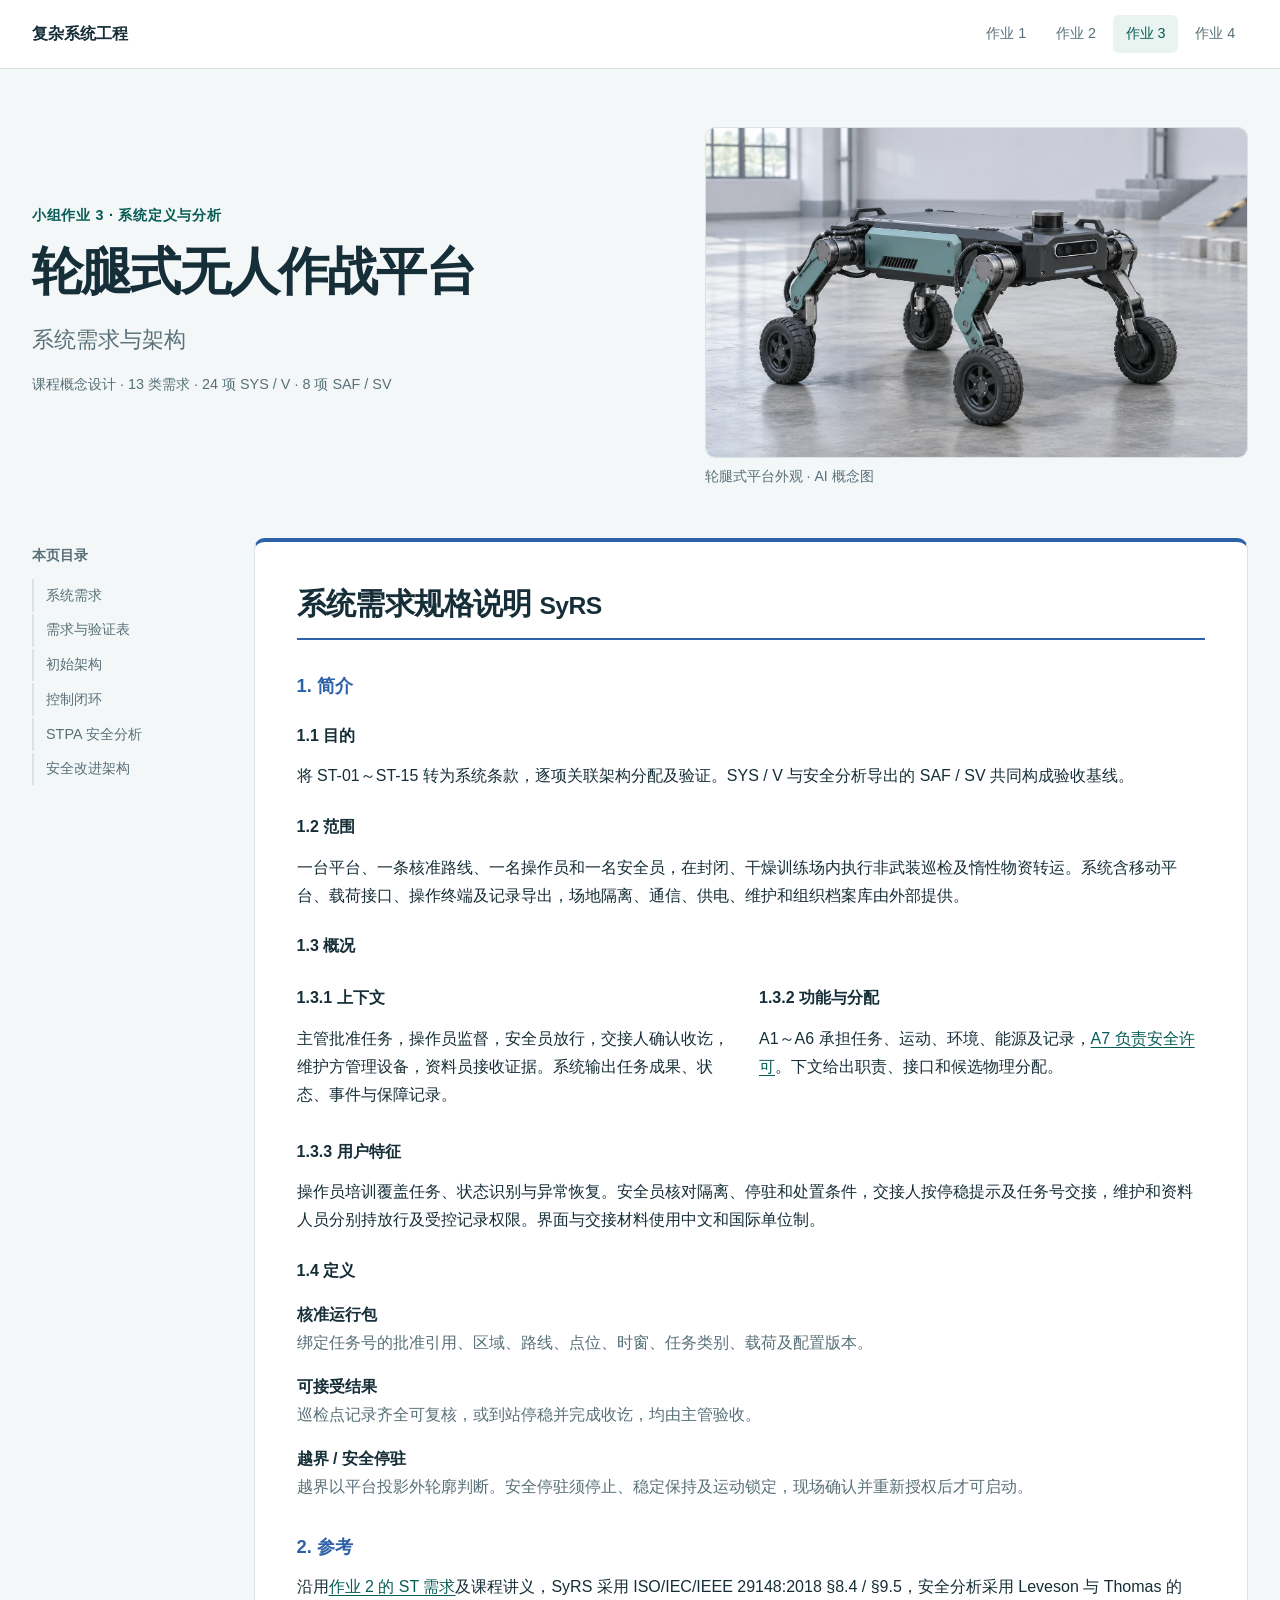
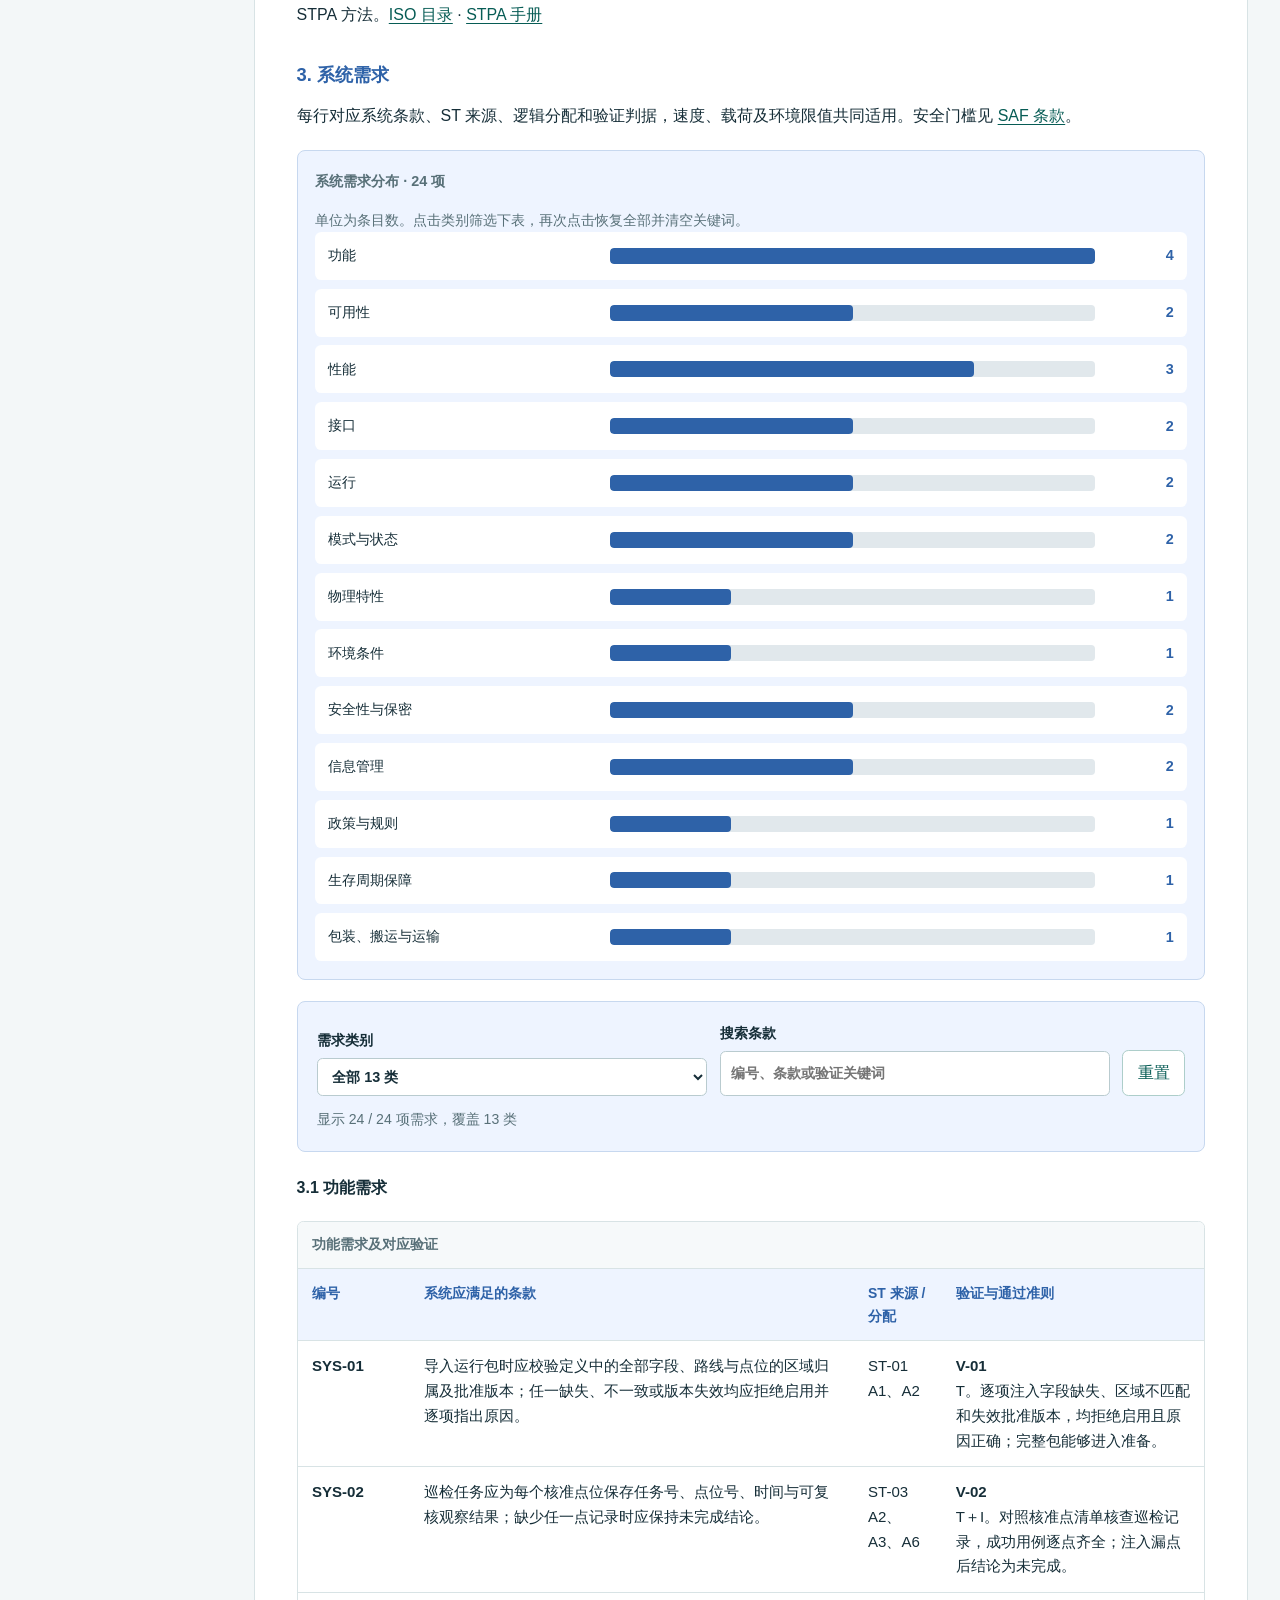
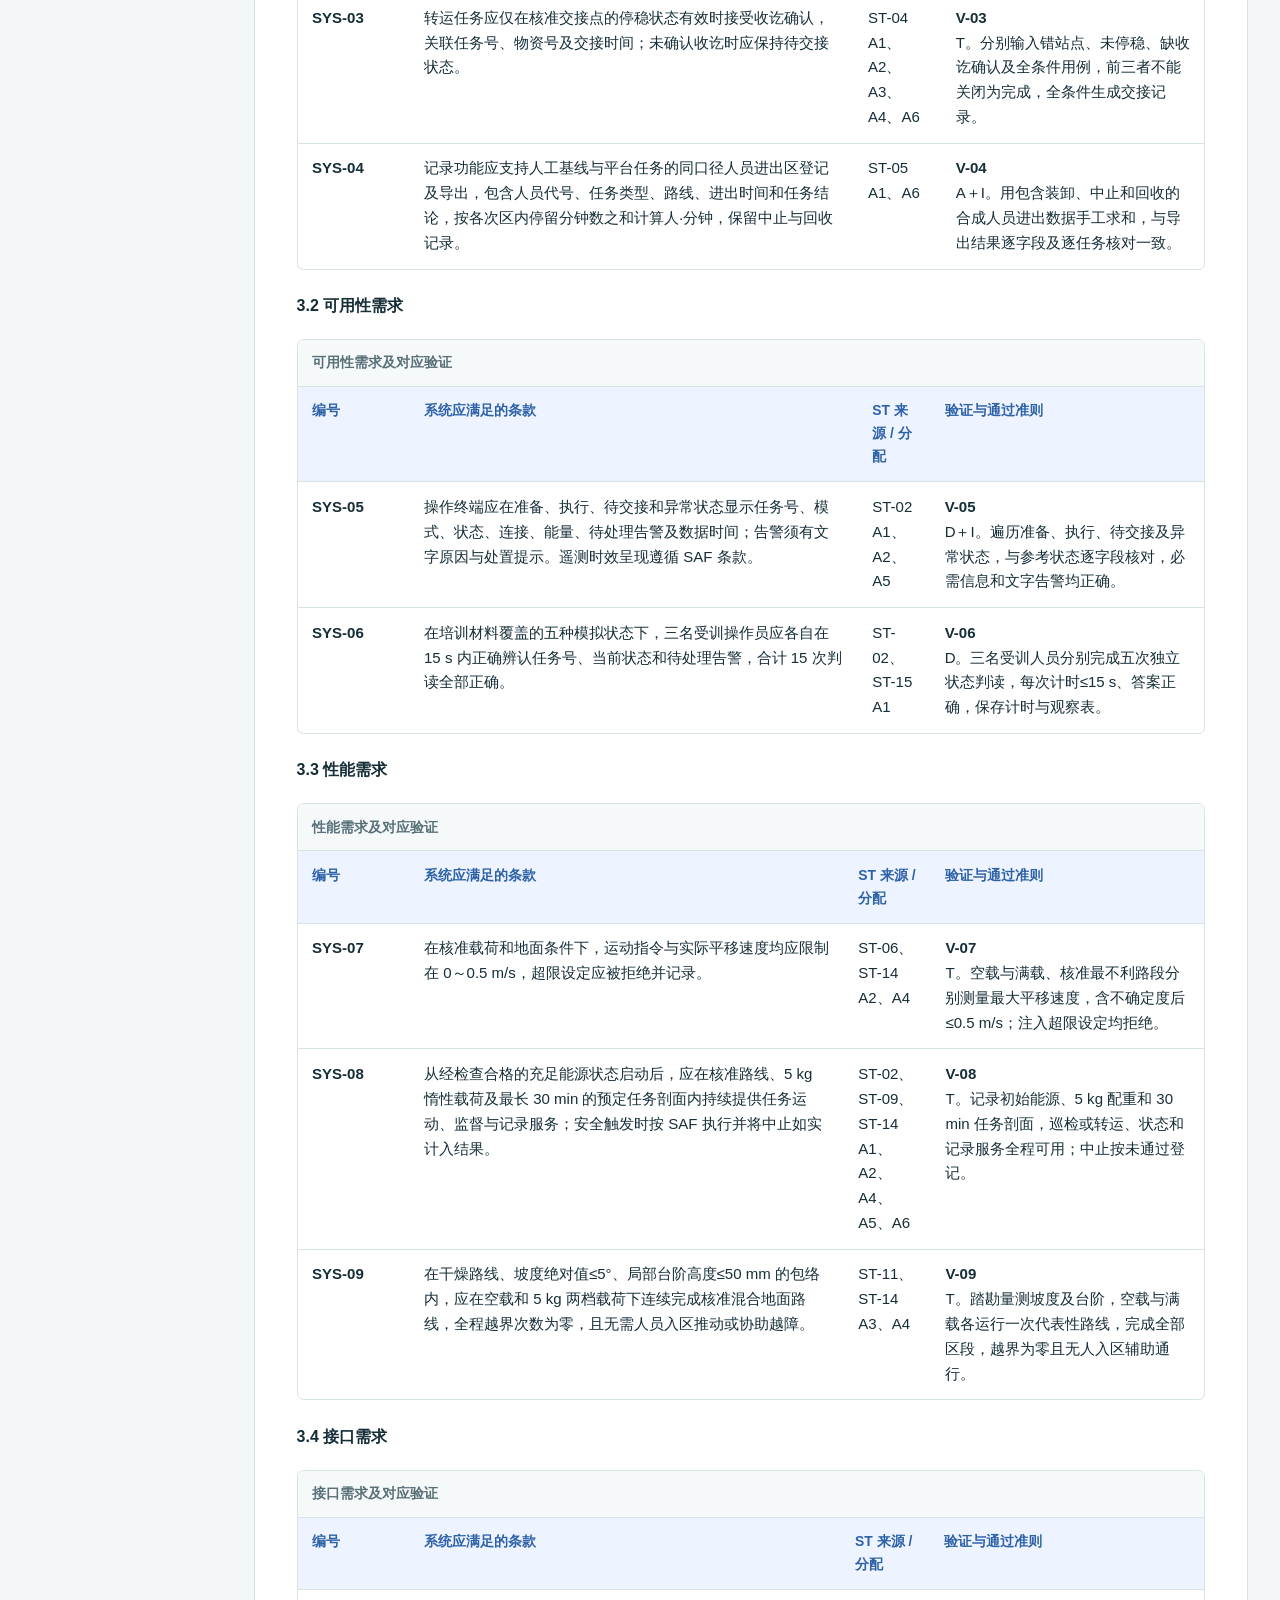
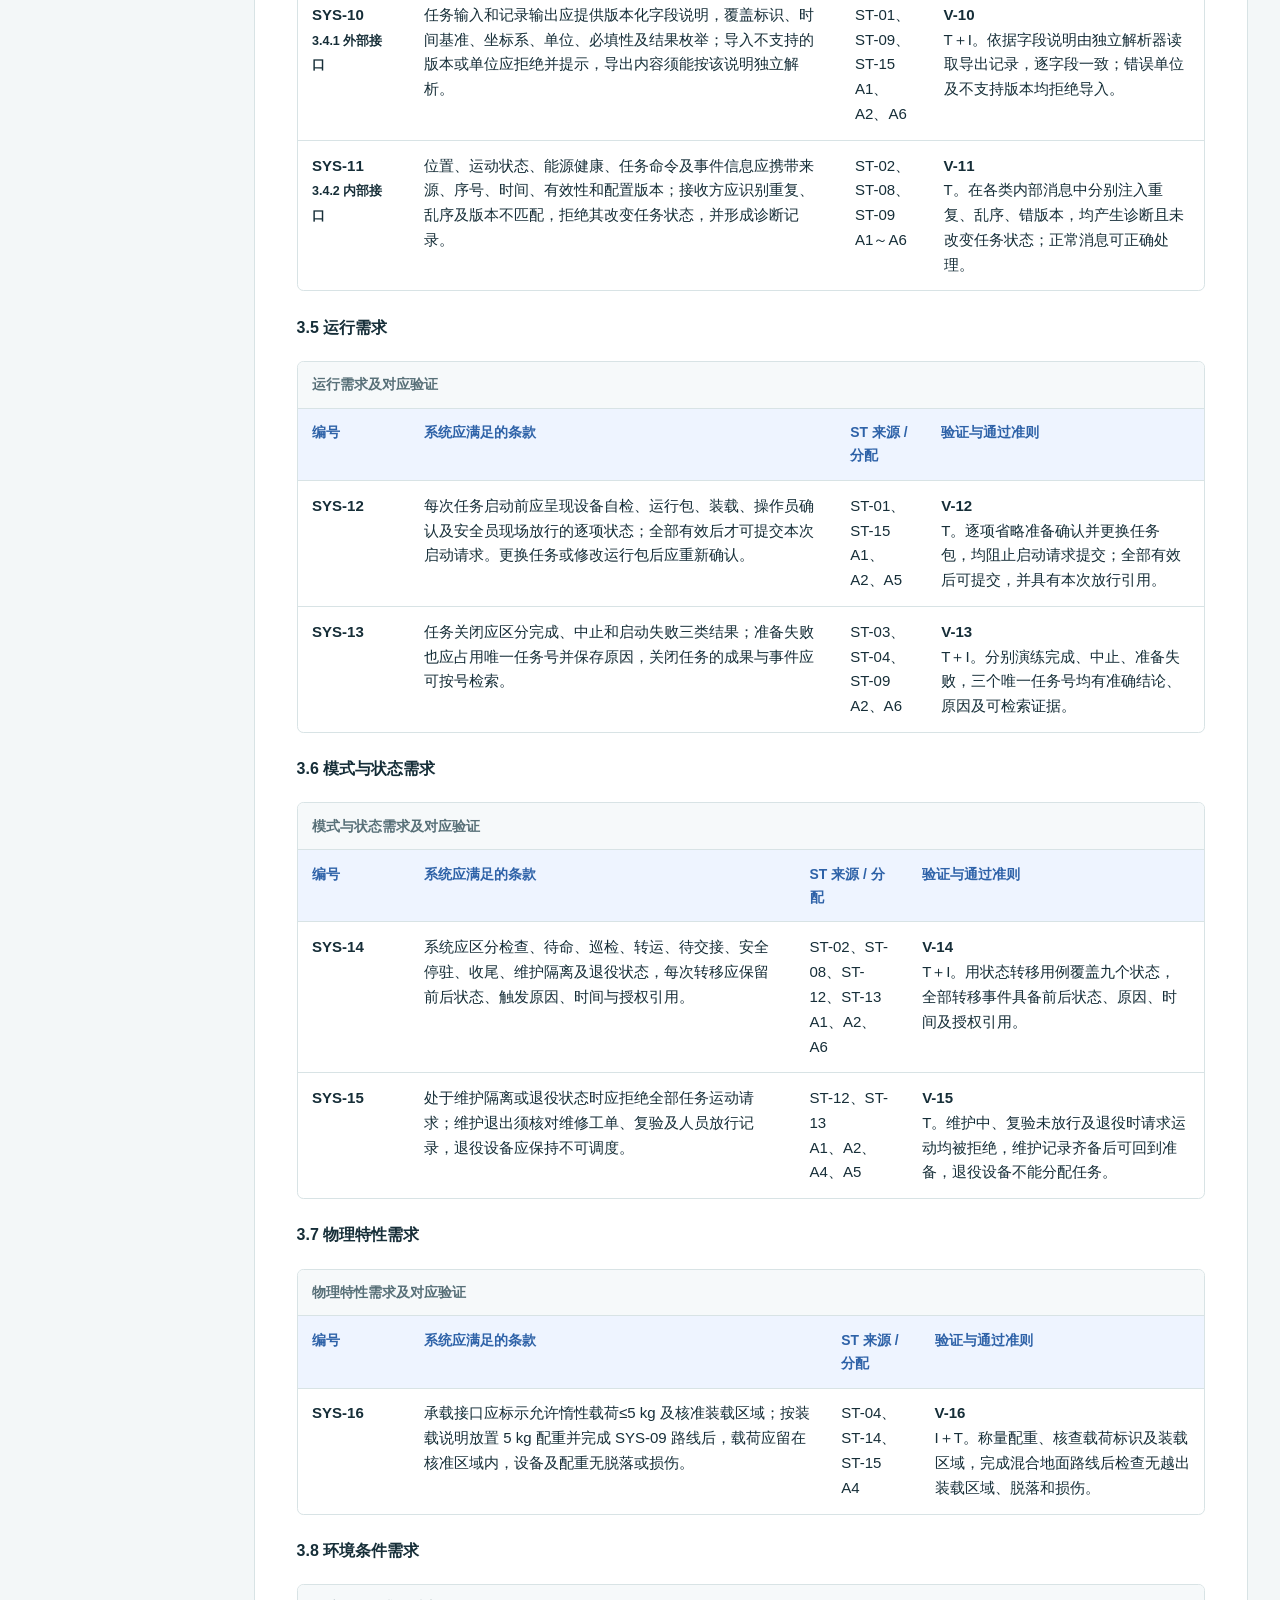
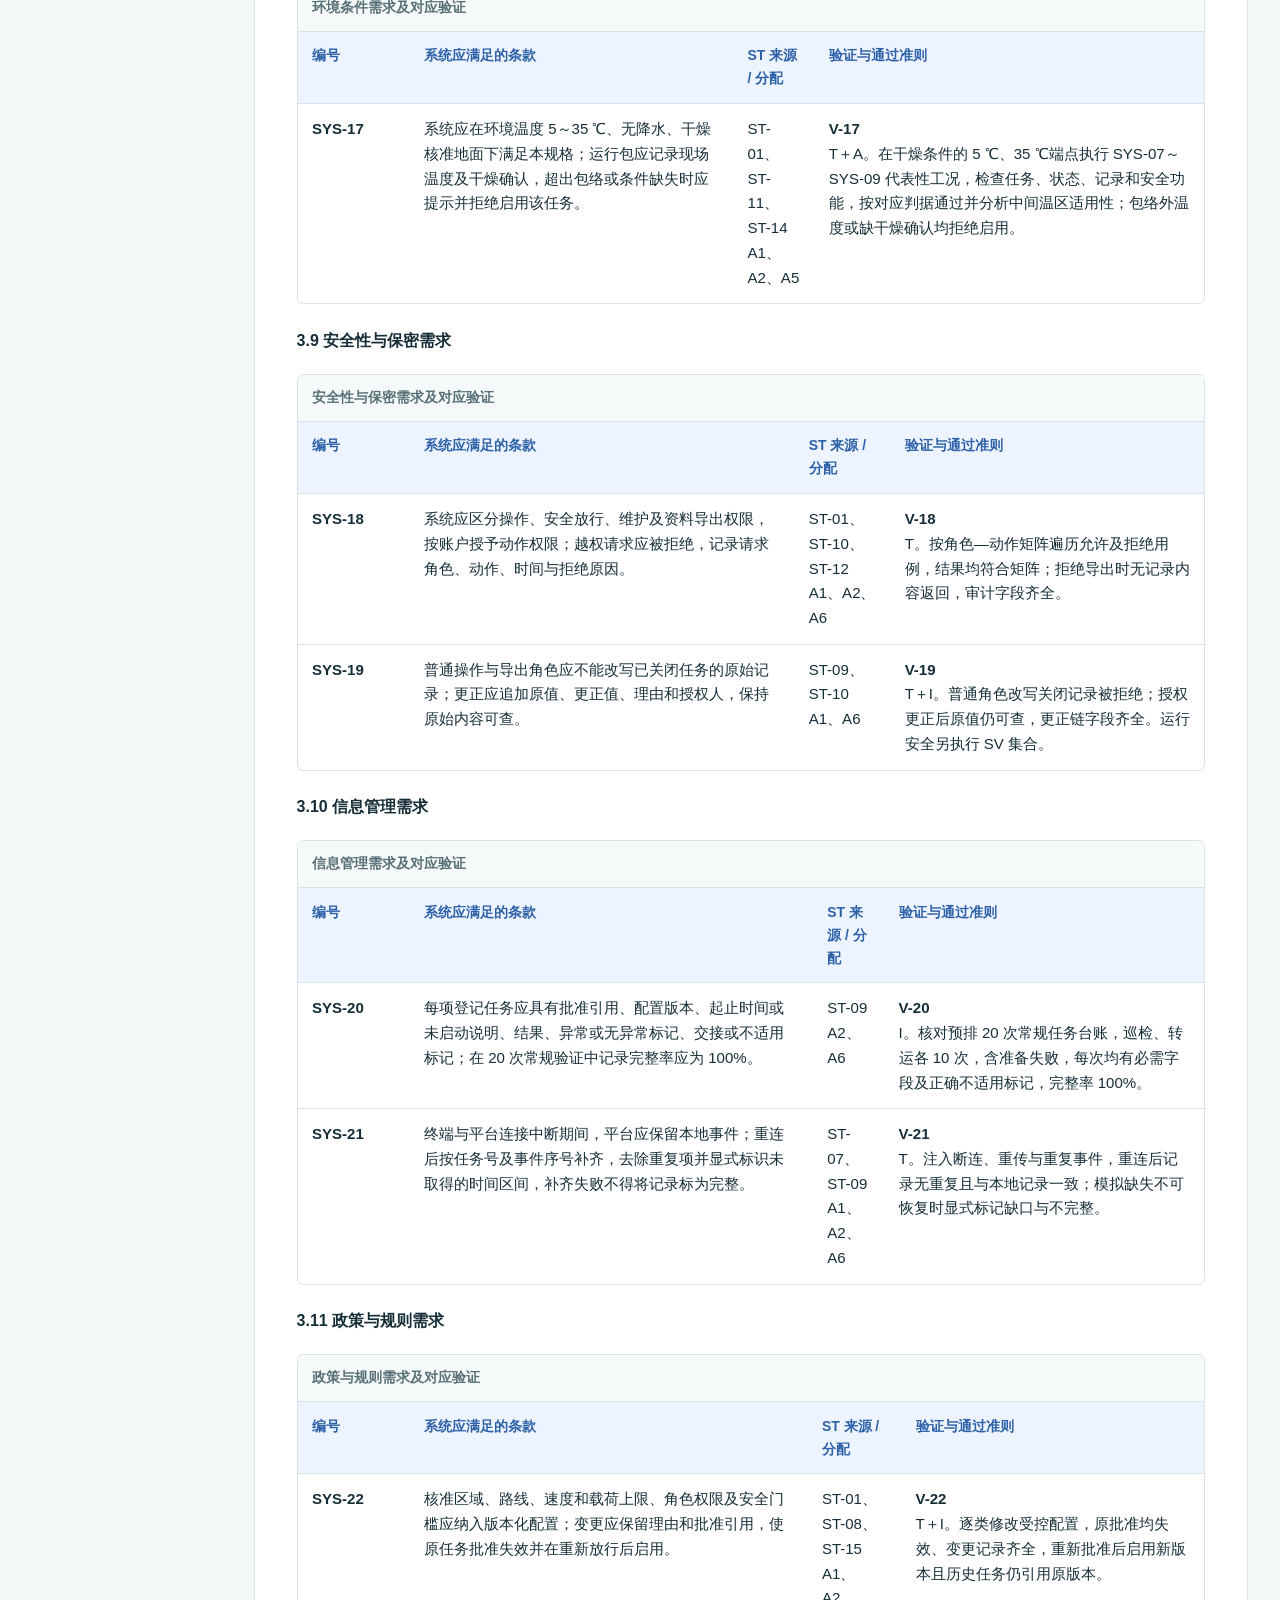
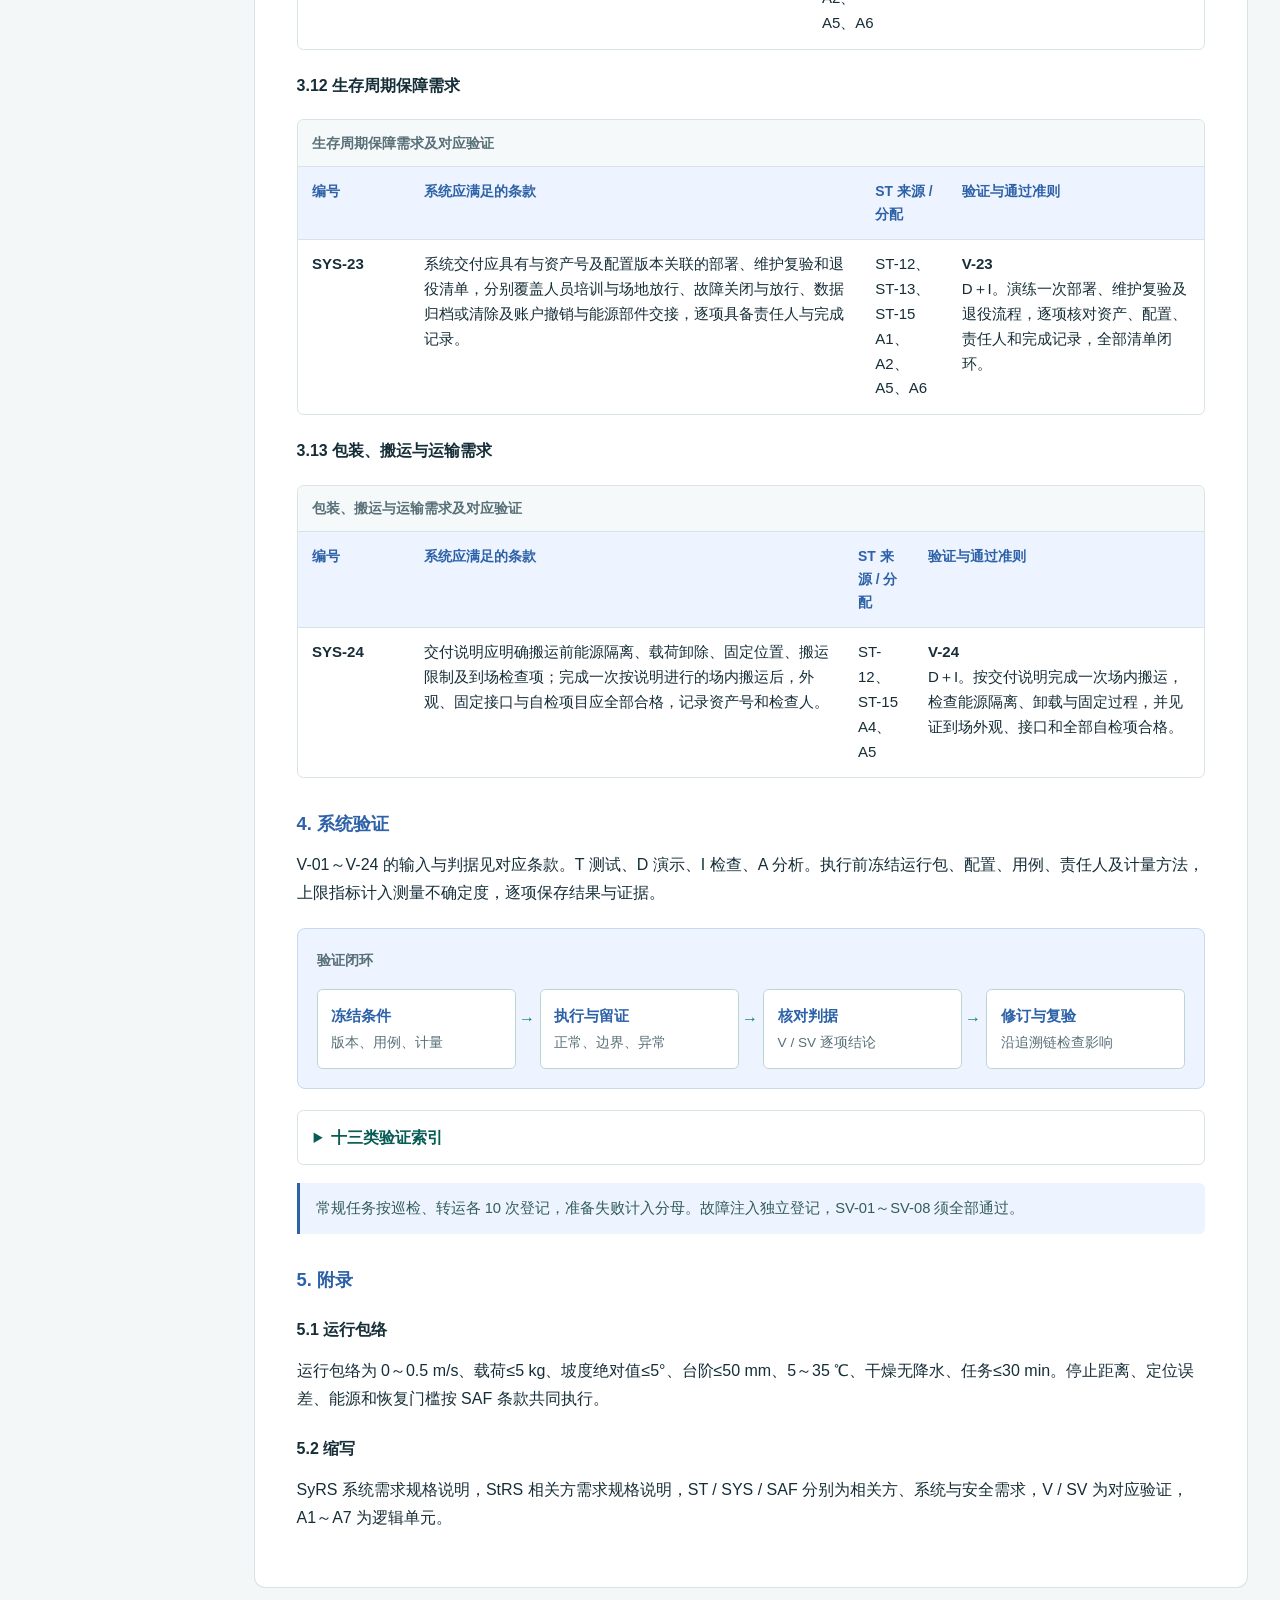
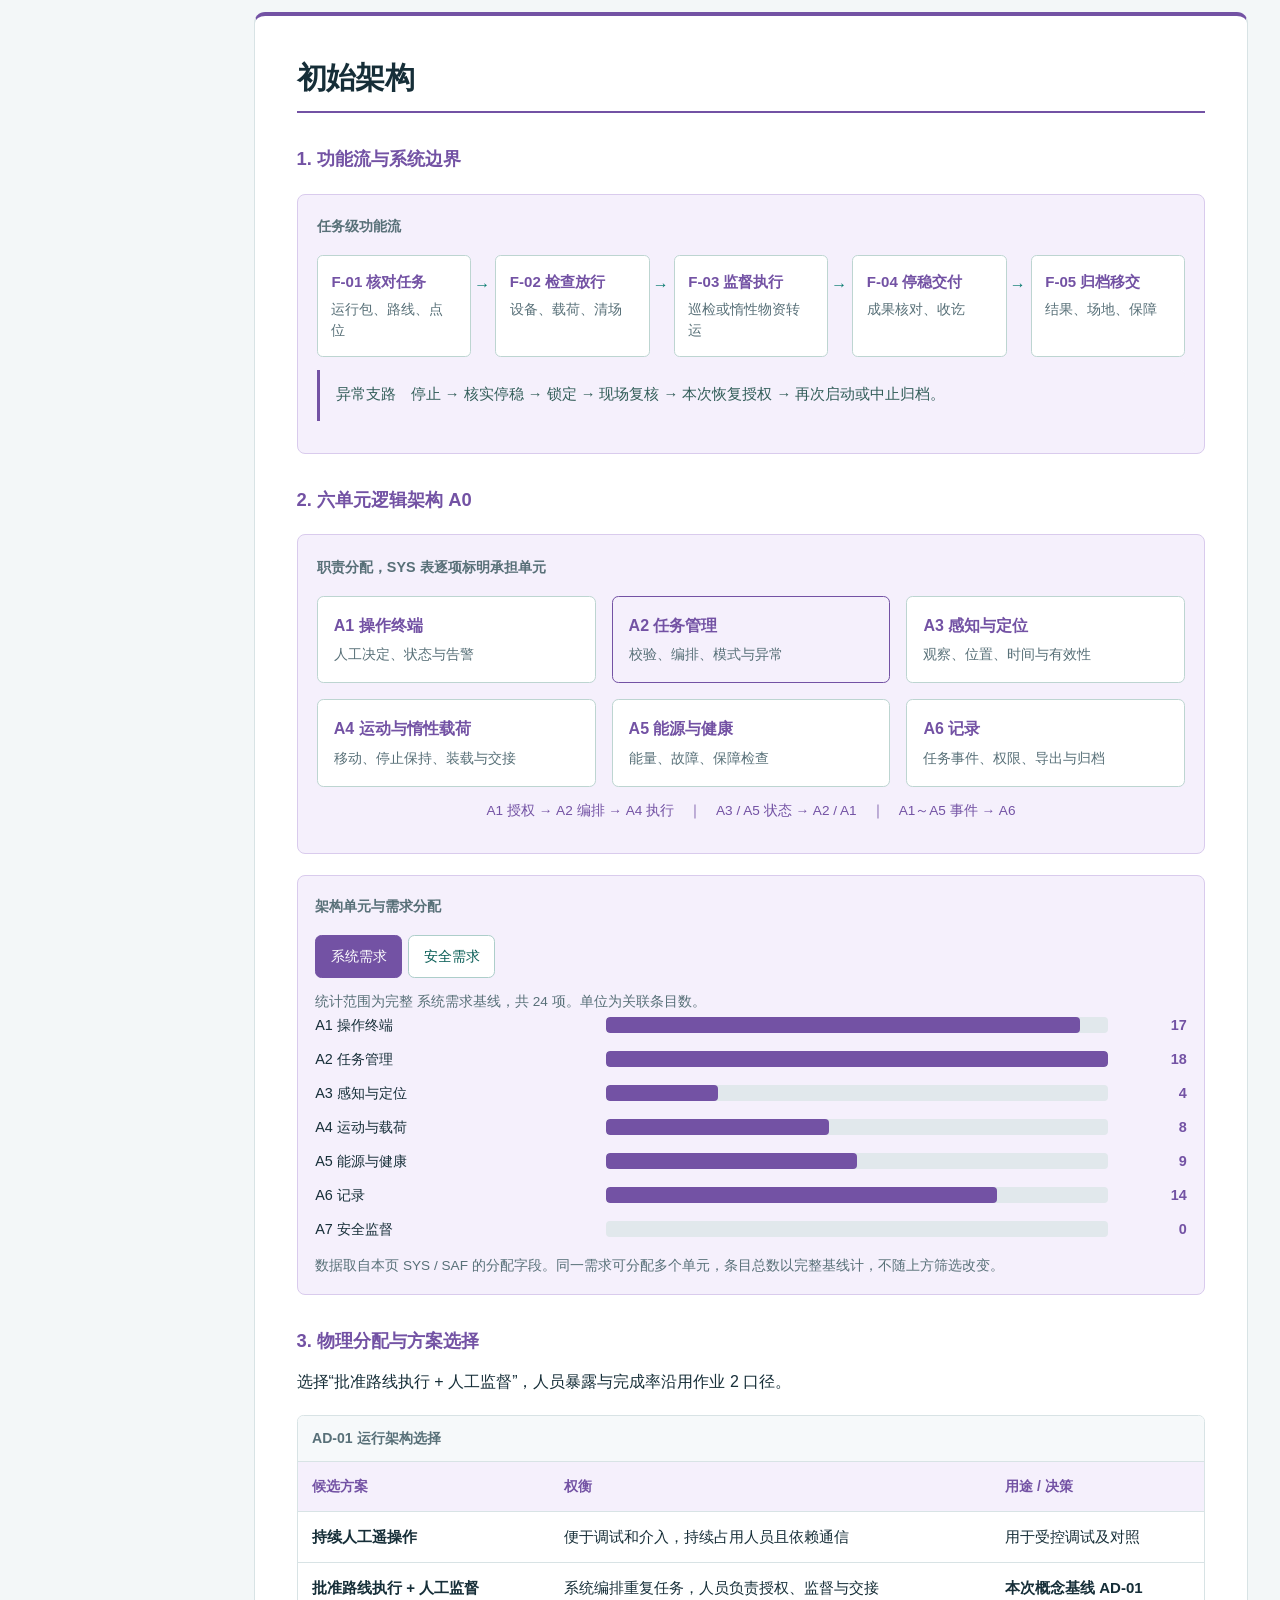
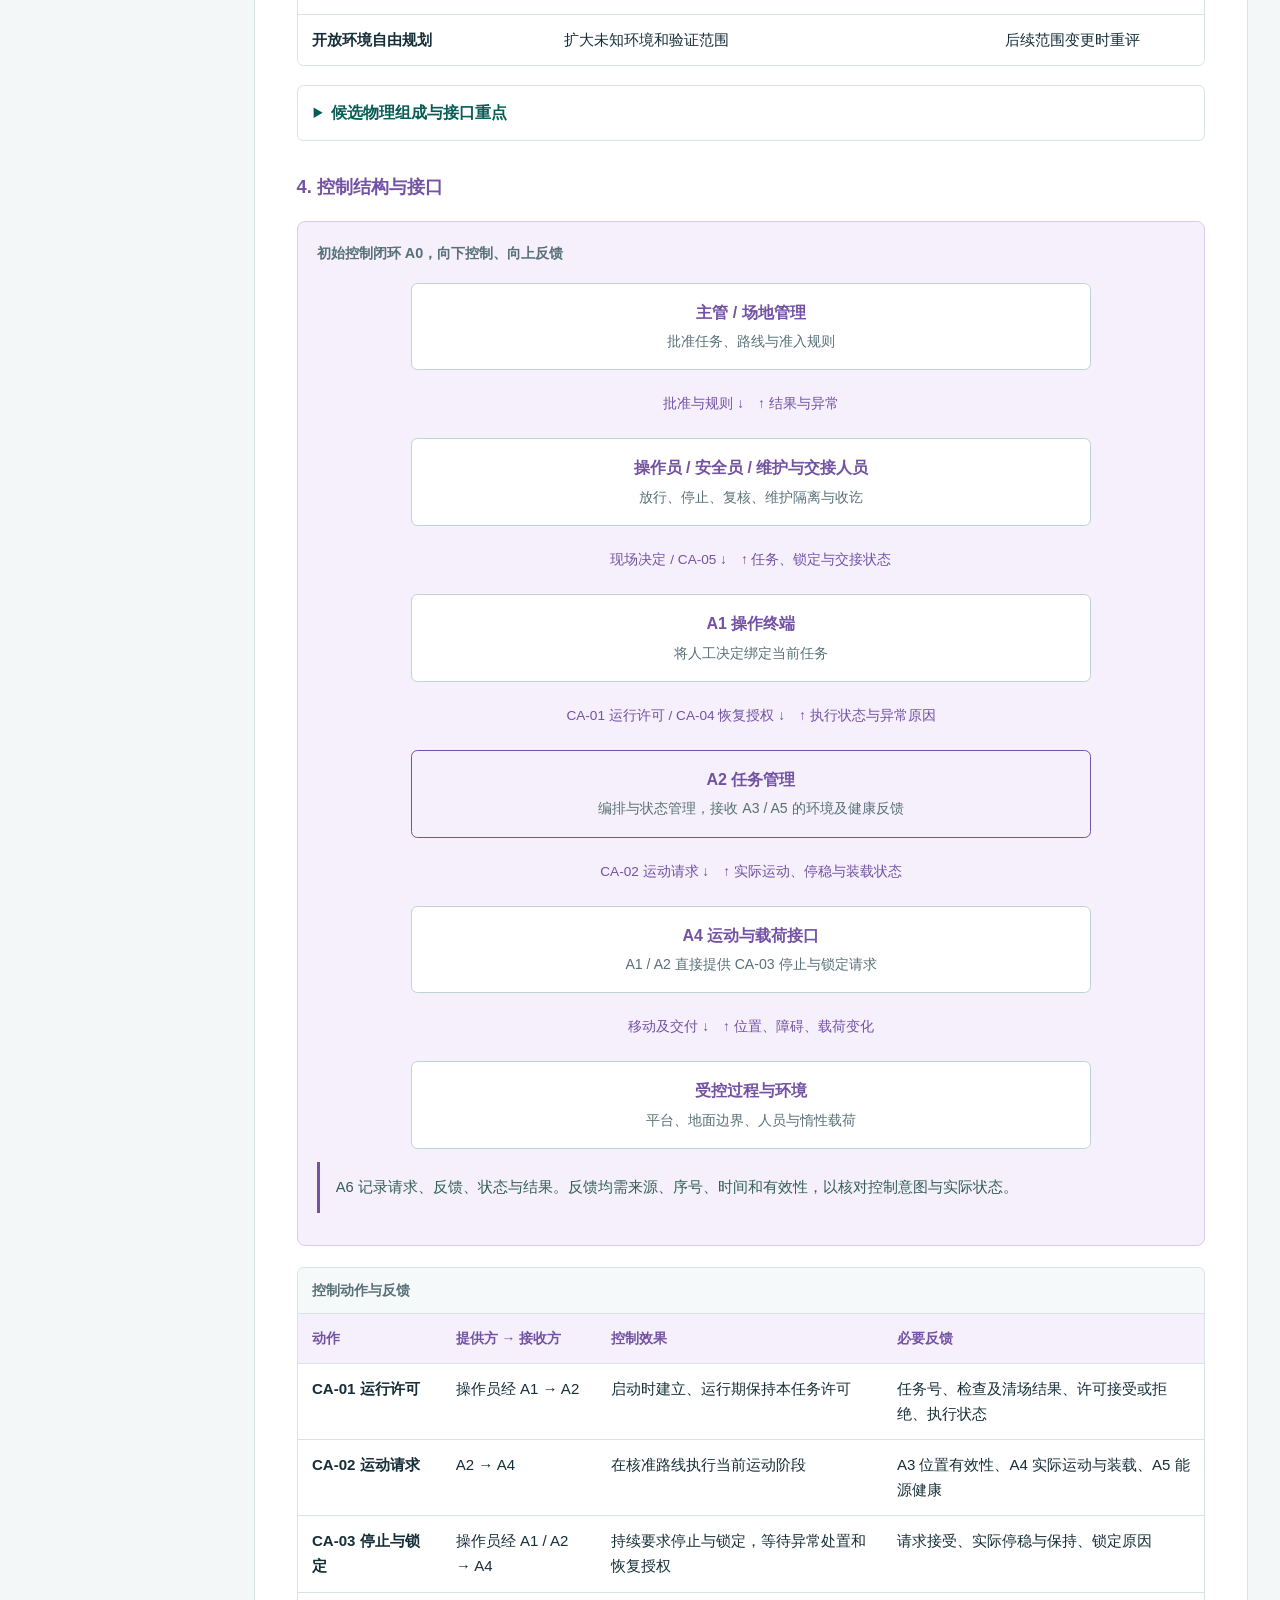
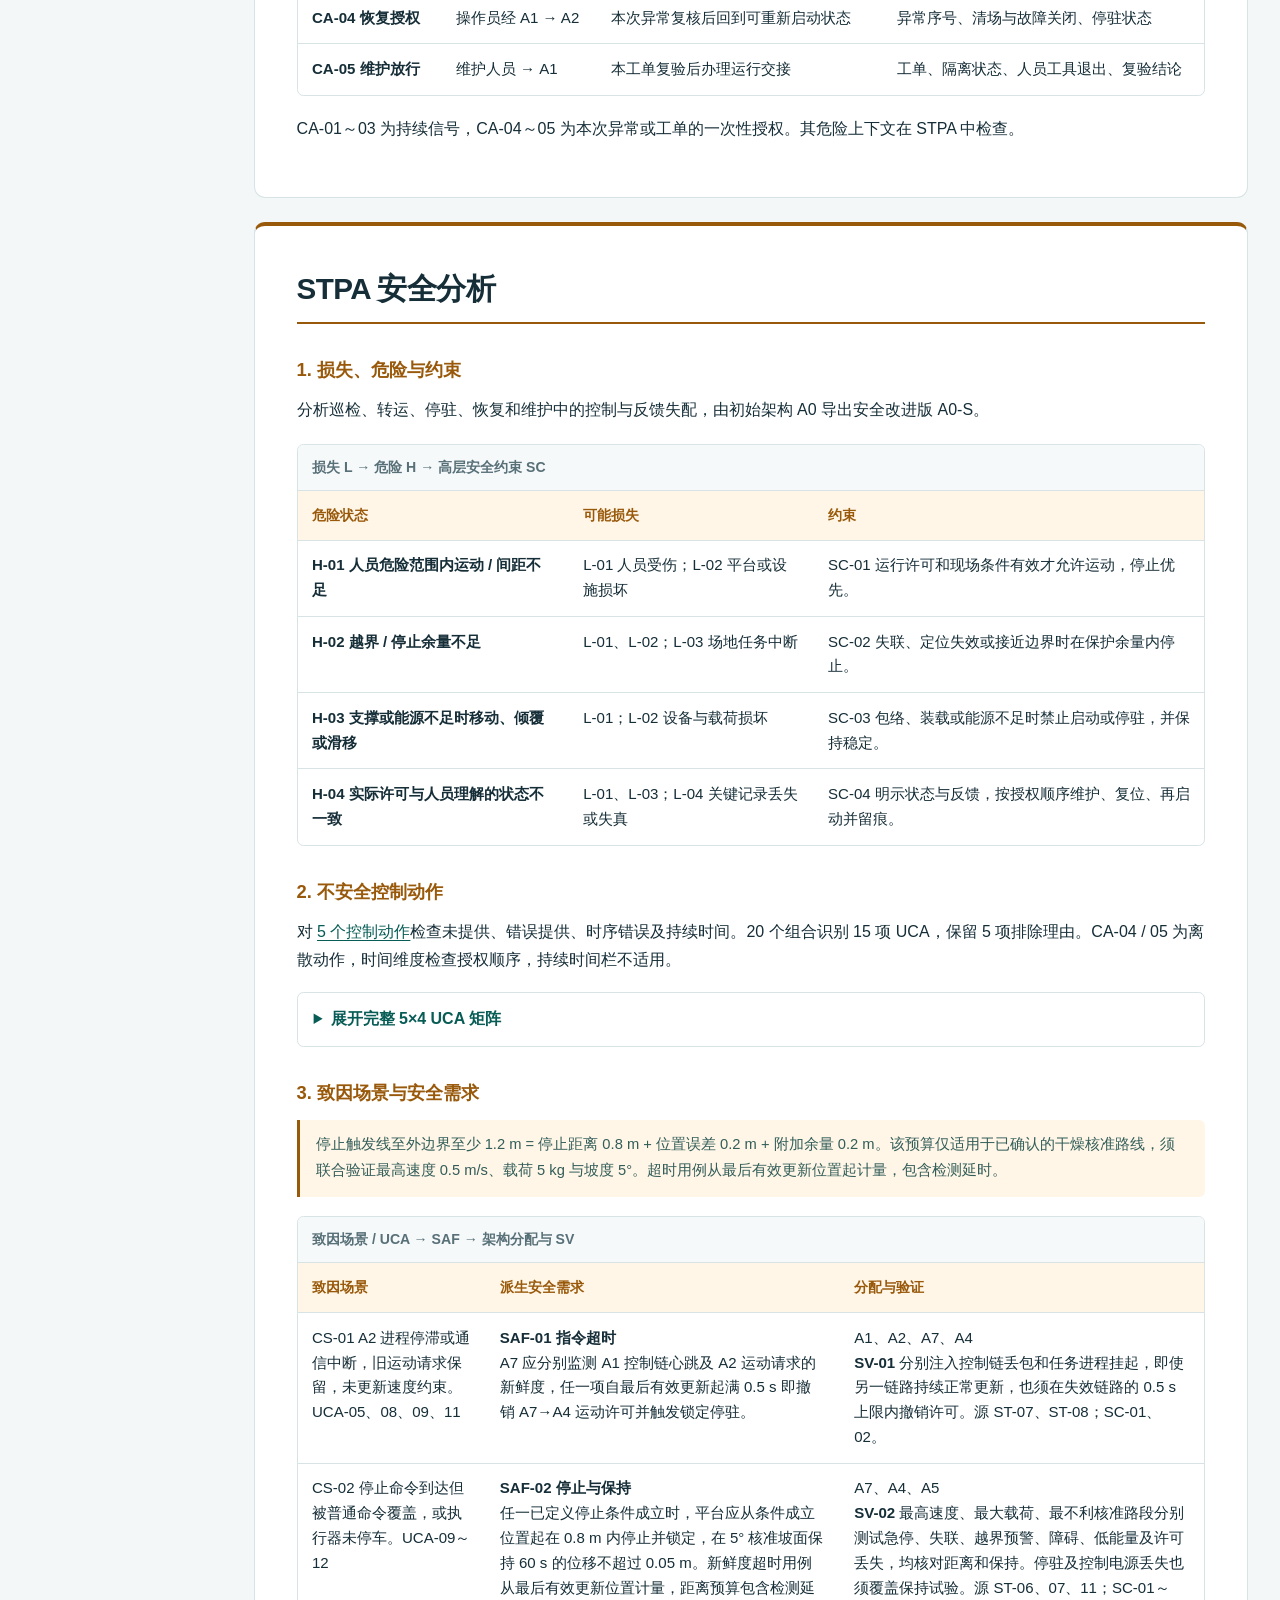
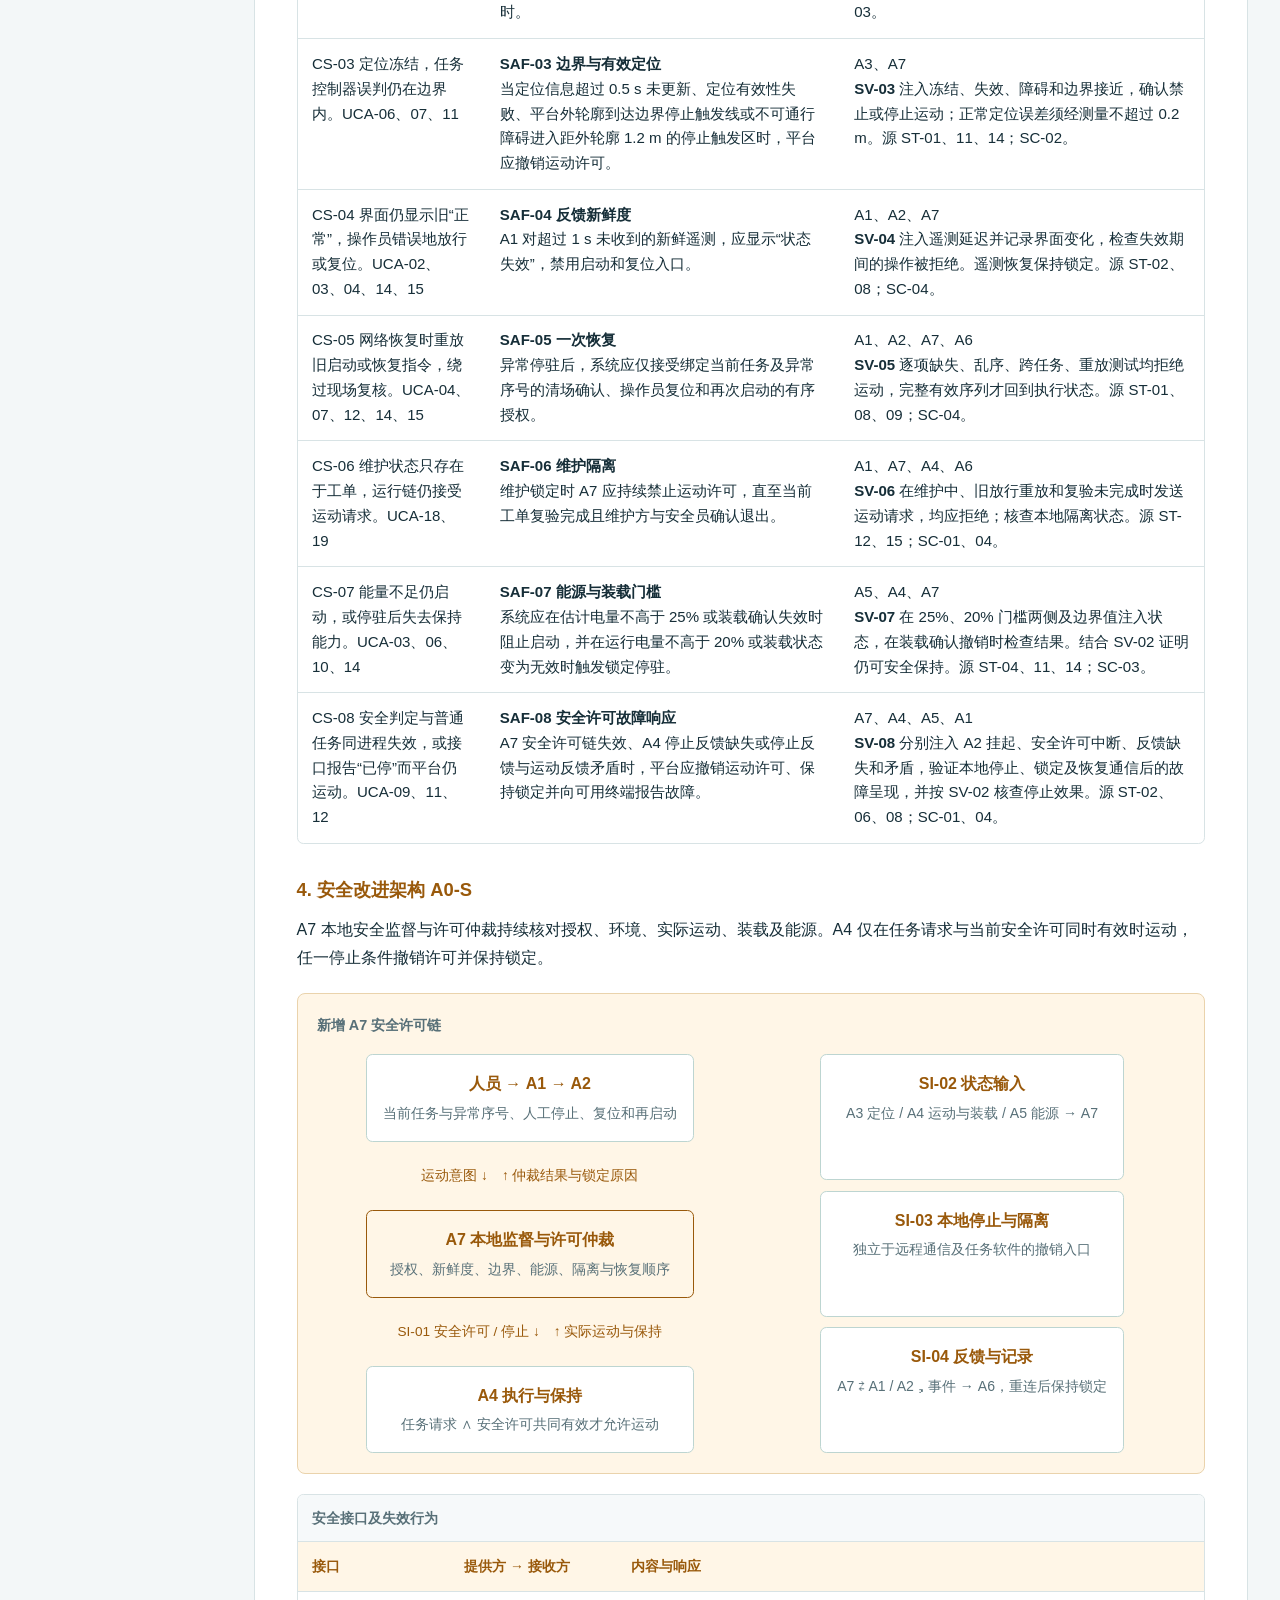
<file: assignment-3/index.html>
<!doctype html>
<html lang="zh-CN">
<head>
<meta charset="utf-8">
<meta name="viewport" content="width=device-width, initial-scale=1">
<meta name="description" content="轮腿式无人作战平台的系统需求、初始架构与 STPA 安全分析。">
<meta name="theme-color" content="#102e34">
<title>作业 3 · 系统需求与架构 | 复杂系统工程</title>
<link rel="stylesheet" href="../assets/course.css">
</head>
<body id="top">
<a class="skip-link" href="#main-content">跳转到正文</a>
<header class="site-header">
<div class="container header-inner">
<a class="brand" href="../">复杂系统工程</a>
<nav class="site-nav" aria-label="作业导航">
<a href="../">作业 1</a>
<a href="../assignment-2/">作业 2</a>
<a href="../assignment-3/" aria-current="page">作业 3</a>
<a href="../assignment-4/">作业 4</a>
</nav>
</div>
</header>
<div class="container hero hero-layout">
<div class="hero-copy">
<p class="eyebrow">小组作业 3 · 系统定义与分析</p>
<h1>轮腿式无人作战平台</h1>
<p class="lead">系统需求与架构</p>
<p class="chapter-meta">课程概念设计 · 13 类需求 · 24 项 SYS / V · 8 项 SAF / SV</p>
</div>
<figure class="hero-visual">
  <img src="../assets/wheel-leg-platform.webp" width="1672" height="941" decoding="async" fetchpriority="high" alt="四条关节腿末端装有轮子的轮腿式平台外观">
  <figcaption>轮腿式平台外观 · AI 概念图</figcaption>
</figure>
</div>
<main id="main-content" class="container page-layout">
<aside class="toc" aria-label="本页目录">
<strong>本页目录</strong>
<a href="#syrs">系统需求</a>
<a href="#syrs3">需求与验证表</a>
<a href="#architecture">初始架构</a>
<a href="#control-structure">控制闭环</a>
<a href="#safety">STPA 安全分析</a>
<a href="#safety4">安全改进架构</a>
</aside>
<div class="report">
<section id="syrs" class="card" data-tone="blue" aria-labelledby="syrs-title">
<h2 id="syrs-title">系统需求规格说明 <small>SyRS</small>
</h2>
<section id="syrs1" aria-labelledby="syrs1-title">
<h3 id="syrs1-title">1. 简介</h3>
<h4>1.1 目的</h4>
<p>将 ST-01～ST-15 转为系统条款，逐项关联架构分配及验证。SYS / V 与安全分析导出的 SAF / SV 共同构成验收基线。</p>
<h4>1.2 范围</h4>
<p>一台平台、一条核准路线、一名操作员和一名安全员，在封闭、干燥训练场内执行非武装巡检及惰性物资转运。系统含移动平台、载荷接口、操作终端及记录导出，场地隔离、通信、供电、维护和组织档案库由外部提供。</p>
<h4>1.3 概况</h4>
<div class="two-col">
<div>
<h5>1.3.1 上下文</h5>
<p>主管批准任务，操作员监督，安全员放行，交接人确认收讫，维护方管理设备，资料员接收证据。系统输出任务成果、状态、事件与保障记录。</p>
</div>
<div>
<h5>1.3.2 功能与分配</h5>
<p>A1～A6 承担任务、运动、环境、能源及记录，<a href="#safety4">A7 负责安全许可</a>。下文给出职责、接口和候选物理分配。</p>
</div>
</div>
<h5>1.3.3 用户特征</h5>
<p>操作员培训覆盖任务、状态识别与异常恢复。安全员核对隔离、停驻和处置条件，交接人按停稳提示及任务号交接，维护和资料人员分别持放行及受控记录权限。界面与交接材料使用中文和国际单位制。</p>
<h4>1.4 定义</h4>
<dl>
<dt>核准运行包</dt>
<dd>绑定任务号的批准引用、区域、路线、点位、时窗、任务类别、载荷及配置版本。</dd>
<dt>可接受结果</dt>
<dd>巡检点记录齐全可复核，或到站停稳并完成收讫，均由主管验收。</dd>
<dt>越界 / 安全停驻</dt>
<dd>越界以平台投影外轮廓判断。安全停驻须停止、稳定保持及运动锁定，现场确认并重新授权后才可启动。</dd>
</dl>
</section>
<section id="syrs2" aria-labelledby="syrs2-title">
<h3 id="syrs2-title">2. 参考</h3>
<p>沿用<a href="../assignment-2/#s5">作业 2 的 ST 需求</a>及课程讲义，SyRS 采用 ISO/IEC/IEEE 29148:2018 §8.4 / §9.5，安全分析采用 Leveson 与 Thomas 的 STPA 方法。<a href="https://www.iso.org/standard/72089.html">ISO 目录</a> · <a href="https://www.mit.stamp-institute.com/get_file.php?name=STPA_handbook.pdf">STPA 手册</a></p>
</section>
<section id="syrs3" aria-labelledby="syrs3-title">
<h3 id="syrs3-title">3. 系统需求</h3>
<p>每行对应系统条款、ST 来源、逻辑分配和验证判据，速度、载荷及环境限值共同适用。安全门槛见 <a href="#safety3">SAF 条款</a>。</p>
<figure id="requirement-category-chart" class="chart-panel" hidden>
  <figcaption id="requirement-category-chart-title">系统需求分布</figcaption>
  <p class="chart-note">单位为条目数。点击类别筛选下表，再次点击恢复全部并清空关键词。</p>
  <div id="requirement-category-bars" class="bar-chart" role="group" aria-label="按需求类别筛选"></div>
</figure>
<form id="requirement-filters" class="interactive-panel" role="search" aria-label="筛选系统需求" hidden>
  <div class="control-row">
    <label for="requirement-category">需求类别
      <select id="requirement-category" name="category">
        <option value="">全部 13 类</option>
<option value="q31">3.1 功能需求</option>
<option value="q32">3.2 可用性需求</option>
<option value="q33">3.3 性能需求</option>
<option value="q34">3.4 接口需求</option>
<option value="q35">3.5 运行需求</option>
<option value="q36">3.6 模式与状态需求</option>
<option value="q37">3.7 物理特性需求</option>
<option value="q38">3.8 环境条件需求</option>
<option value="q39">3.9 安全性与保密需求</option>
<option value="q310">3.10 信息管理需求</option>
<option value="q311">3.11 政策与规则需求</option>
<option value="q312">3.12 生存周期保障需求</option>
<option value="q313">3.13 包装、搬运与运输需求</option>
      </select>
    </label>
    <label for="requirement-query">搜索条款
      <input id="requirement-query" name="query" type="search" placeholder="编号、条款或验证关键词" autocomplete="off">
    </label>
    <button type="reset">重置</button>
  </div>
  <p id="requirement-status" class="filter-status" role="status" aria-live="polite" aria-atomic="true">显示 24 / 24 项需求</p>
</form>
<section id="q31" data-requirement-category="q31">
<h4>3.1 功能需求</h4>
<div class="table-wrap" tabindex="0" role="region" aria-label="功能需求及对应验证">
<table>
<caption>功能需求及对应验证</caption>
<thead>
<tr>
<th scope="col">编号</th>
<th scope="col">系统应满足的条款</th>
<th scope="col">ST 来源 / 分配</th>
<th scope="col">验证与通过准则</th>
</tr>
</thead>
<tbody>
<tr id="sys-01">
<th scope="row">SYS-01</th>
<td>导入运行包时应校验定义中的全部字段、路线与点位的区域归属及批准版本；任一缺失、不一致或版本失效均应拒绝启用并逐项指出原因。</td>
<td>ST-01<br>A1、A2</td>
<td id="v-01">
<strong>V-01</strong>
<br>T。逐项注入字段缺失、区域不匹配和失效批准版本，均拒绝启用且原因正确；完整包能够进入准备。</td>
</tr>
<tr id="sys-02">
<th scope="row">SYS-02</th>
<td>巡检任务应为每个核准点位保存任务号、点位号、时间与可复核观察结果；缺少任一点记录时应保持未完成结论。</td>
<td>ST-03<br>A2、A3、A6</td>
<td id="v-02">
<strong>V-02</strong>
<br>T＋I。对照核准点清单核查巡检记录，成功用例逐点齐全；注入漏点后结论为未完成。</td>
</tr>
<tr id="sys-03">
<th scope="row">SYS-03</th>
<td>转运任务应仅在核准交接点的停稳状态有效时接受收讫确认，关联任务号、物资号及交接时间；未确认收讫时应保持待交接状态。</td>
<td>ST-04<br>A1、A2、A3、A4、A6</td>
<td id="v-03">
<strong>V-03</strong>
<br>T。分别输入错站点、未停稳、缺收讫确认及全条件用例，前三者不能关闭为完成，全条件生成交接记录。</td>
</tr>
<tr id="sys-04">
<th scope="row">SYS-04</th>
<td>记录功能应支持人工基线与平台任务的同口径人员进出区登记及导出，包含人员代号、任务类型、路线、进出时间和任务结论，按各次区内停留分钟数之和计算人·分钟，保留中止与回收记录。</td>
<td>ST-05<br>A1、A6</td>
<td id="v-04">
<strong>V-04</strong>
<br>A＋I。用包含装卸、中止和回收的合成人员进出数据手工求和，与导出结果逐字段及逐任务核对一致。</td>
</tr>
</tbody>
</table>
</div>
</section>
<section id="q32" data-requirement-category="q32">
<h4>3.2 可用性需求</h4>
<div class="table-wrap" tabindex="0" role="region" aria-label="可用性需求及对应验证">
<table>
<caption>可用性需求及对应验证</caption>
<thead>
<tr>
<th scope="col">编号</th>
<th scope="col">系统应满足的条款</th>
<th scope="col">ST 来源 / 分配</th>
<th scope="col">验证与通过准则</th>
</tr>
</thead>
<tbody>
<tr id="sys-05">
<th scope="row">SYS-05</th>
<td>操作终端应在准备、执行、待交接和异常状态显示任务号、模式、状态、连接、能量、待处理告警及数据时间；告警须有文字原因与处置提示。遥测时效呈现遵循 SAF 条款。</td>
<td>ST-02<br>A1、A2、A5</td>
<td id="v-05">
<strong>V-05</strong>
<br>D＋I。遍历准备、执行、待交接及异常状态，与参考状态逐字段核对，必需信息和文字告警均正确。</td>
</tr>
<tr id="sys-06">
<th scope="row">SYS-06</th>
<td>在培训材料覆盖的五种模拟状态下，三名受训操作员应各自在 15 s 内正确辨认任务号、当前状态和待处理告警，合计 15 次判读全部正确。</td>
<td>ST-02、ST-15<br>A1</td>
<td id="v-06">
<strong>V-06</strong>
<br>D。三名受训人员分别完成五次独立状态判读，每次计时≤15 s、答案正确，保存计时与观察表。</td>
</tr>
</tbody>
</table>
</div>
</section>
<section id="q33" data-requirement-category="q33">
<h4>3.3 性能需求</h4>
<div class="table-wrap" tabindex="0" role="region" aria-label="性能需求及对应验证">
<table>
<caption>性能需求及对应验证</caption>
<thead>
<tr>
<th scope="col">编号</th>
<th scope="col">系统应满足的条款</th>
<th scope="col">ST 来源 / 分配</th>
<th scope="col">验证与通过准则</th>
</tr>
</thead>
<tbody>
<tr id="sys-07">
<th scope="row">SYS-07</th>
<td>在核准载荷和地面条件下，运动指令与实际平移速度均应限制在 0～0.5 m/s，超限设定应被拒绝并记录。</td>
<td>ST-06、ST-14<br>A2、A4</td>
<td id="v-07">
<strong>V-07</strong>
<br>T。空载与满载、核准最不利路段分别测量最大平移速度，含不确定度后≤0.5 m/s；注入超限设定均拒绝。</td>
</tr>
<tr id="sys-08">
<th scope="row">SYS-08</th>
<td>从经检查合格的充足能源状态启动后，应在核准路线、5 kg 惰性载荷及最长 30 min 的预定任务剖面内持续提供任务运动、监督与记录服务；安全触发时按 SAF 执行并将中止如实计入结果。</td>
<td>ST-02、ST-09、ST-14<br>A1、A2、A4、A5、A6</td>
<td id="v-08">
<strong>V-08</strong>
<br>T。记录初始能源、5 kg 配重和 30 min 任务剖面，巡检或转运、状态和记录服务全程可用；中止按未通过登记。</td>
</tr>
<tr id="sys-09">
<th scope="row">SYS-09</th>
<td>在干燥路线、坡度绝对值≤5°、局部台阶高度≤50 mm 的包络内，应在空载和 5 kg 两档载荷下连续完成核准混合地面路线，全程越界次数为零，且无需人员入区推动或协助越障。</td>
<td>ST-11、ST-14<br>A3、A4</td>
<td id="v-09">
<strong>V-09</strong>
<br>T。踏勘量测坡度及台阶，空载与满载各运行一次代表性路线，完成全部区段，越界为零且无人入区辅助通行。</td>
</tr>
</tbody>
</table>
</div>
</section>
<section id="q34" data-requirement-category="q34">
<h4>3.4 接口需求</h4>
<div class="table-wrap" tabindex="0" role="region" aria-label="接口需求及对应验证">
<table>
<caption>接口需求及对应验证</caption>
<thead>
<tr>
<th scope="col">编号</th>
<th scope="col">系统应满足的条款</th>
<th scope="col">ST 来源 / 分配</th>
<th scope="col">验证与通过准则</th>
</tr>
</thead>
<tbody>
<tr id="sys-10">
<th scope="row">SYS-10<br>
<small>3.4.1 外部接口</small>
</th>
<td>任务输入和记录输出应提供版本化字段说明，覆盖标识、时间基准、坐标系、单位、必填性及结果枚举；导入不支持的版本或单位应拒绝并提示，导出内容须能按该说明独立解析。</td>
<td>ST-01、ST-09、ST-15<br>A1、A2、A6</td>
<td id="v-10">
<strong>V-10</strong>
<br>T＋I。依据字段说明由独立解析器读取导出记录，逐字段一致；错误单位及不支持版本均拒绝导入。</td>
</tr>
<tr id="sys-11">
<th scope="row">SYS-11<br>
<small>3.4.2 内部接口</small>
</th>
<td>位置、运动状态、能源健康、任务命令及事件信息应携带来源、序号、时间、有效性和配置版本；接收方应识别重复、乱序及版本不匹配，拒绝其改变任务状态，并形成诊断记录。</td>
<td>ST-02、ST-08、ST-09<br>A1～A6</td>
<td id="v-11">
<strong>V-11</strong>
<br>T。在各类内部消息中分别注入重复、乱序、错版本，均产生诊断且未改变任务状态；正常消息可正确处理。</td>
</tr>
</tbody>
</table>
</div>
</section>
<section id="q35" data-requirement-category="q35">
<h4>3.5 运行需求</h4>
<div class="table-wrap" tabindex="0" role="region" aria-label="运行需求及对应验证">
<table>
<caption>运行需求及对应验证</caption>
<thead>
<tr>
<th scope="col">编号</th>
<th scope="col">系统应满足的条款</th>
<th scope="col">ST 来源 / 分配</th>
<th scope="col">验证与通过准则</th>
</tr>
</thead>
<tbody>
<tr id="sys-12">
<th scope="row">SYS-12</th>
<td>每次任务启动前应呈现设备自检、运行包、装载、操作员确认及安全员现场放行的逐项状态；全部有效后才可提交本次启动请求。更换任务或修改运行包后应重新确认。</td>
<td>ST-01、ST-15<br>A1、A2、A5</td>
<td id="v-12">
<strong>V-12</strong>
<br>T。逐项省略准备确认并更换任务包，均阻止启动请求提交；全部有效后可提交，并具有本次放行引用。</td>
</tr>
<tr id="sys-13">
<th scope="row">SYS-13</th>
<td>任务关闭应区分完成、中止和启动失败三类结果；准备失败也应占用唯一任务号并保存原因，关闭任务的成果与事件应可按号检索。</td>
<td>ST-03、ST-04、ST-09<br>A2、A6</td>
<td id="v-13">
<strong>V-13</strong>
<br>T＋I。分别演练完成、中止、准备失败，三个唯一任务号均有准确结论、原因及可检索证据。</td>
</tr>
</tbody>
</table>
</div>
</section>
<section id="q36" data-requirement-category="q36">
<h4>3.6 模式与状态需求</h4>
<div class="table-wrap" tabindex="0" role="region" aria-label="模式与状态需求及对应验证">
<table>
<caption>模式与状态需求及对应验证</caption>
<thead>
<tr>
<th scope="col">编号</th>
<th scope="col">系统应满足的条款</th>
<th scope="col">ST 来源 / 分配</th>
<th scope="col">验证与通过准则</th>
</tr>
</thead>
<tbody>
<tr id="sys-14">
<th scope="row">SYS-14</th>
<td>系统应区分检查、待命、巡检、转运、待交接、安全停驻、收尾、维护隔离及退役状态，每次转移应保留前后状态、触发原因、时间与授权引用。</td>
<td>ST-02、ST-08、ST-12、ST-13<br>A1、A2、A6</td>
<td id="v-14">
<strong>V-14</strong>
<br>T＋I。用状态转移用例覆盖九个状态，全部转移事件具备前后状态、原因、时间及授权引用。</td>
</tr>
<tr id="sys-15">
<th scope="row">SYS-15</th>
<td>处于维护隔离或退役状态时应拒绝全部任务运动请求；维护退出须核对维修工单、复验及人员放行记录，退役设备应保持不可调度。</td>
<td>ST-12、ST-13<br>A1、A2、A4、A5</td>
<td id="v-15">
<strong>V-15</strong>
<br>T。维护中、复验未放行及退役时请求运动均被拒绝，维护记录齐备后可回到准备，退役设备不能分配任务。</td>
</tr>
</tbody>
</table>
</div>
</section>
<section id="q37" data-requirement-category="q37">
<h4>3.7 物理特性需求</h4>
<div class="table-wrap" tabindex="0" role="region" aria-label="物理特性需求及对应验证">
<table>
<caption>物理特性需求及对应验证</caption>
<thead>
<tr>
<th scope="col">编号</th>
<th scope="col">系统应满足的条款</th>
<th scope="col">ST 来源 / 分配</th>
<th scope="col">验证与通过准则</th>
</tr>
</thead>
<tbody>
<tr id="sys-16">
<th scope="row">SYS-16</th>
<td>承载接口应标示允许惰性载荷≤5 kg 及核准装载区域；按装载说明放置 5 kg 配重并完成 SYS-09 路线后，载荷应留在核准区域内，设备及配重无脱落或损伤。</td>
<td>ST-04、ST-14、ST-15<br>A4</td>
<td id="v-16">
<strong>V-16</strong>
<br>I＋T。称量配重、核查载荷标识及装载区域，完成混合地面路线后检查无越出装载区域、脱落和损伤。</td>
</tr>
</tbody>
</table>
</div>
</section>
<section id="q38" data-requirement-category="q38">
<h4>3.8 环境条件需求</h4>
<div class="table-wrap" tabindex="0" role="region" aria-label="环境条件需求及对应验证">
<table>
<caption>环境条件需求及对应验证</caption>
<thead>
<tr>
<th scope="col">编号</th>
<th scope="col">系统应满足的条款</th>
<th scope="col">ST 来源 / 分配</th>
<th scope="col">验证与通过准则</th>
</tr>
</thead>
<tbody>
<tr id="sys-17">
<th scope="row">SYS-17</th>
<td>系统应在环境温度 5～35 ℃、无降水、干燥核准地面下满足本规格；运行包应记录现场温度及干燥确认，超出包络或条件缺失时应提示并拒绝启用该任务。</td>
<td>ST-01、ST-11、ST-14<br>A1、A2、A5</td>
<td id="v-17">
<strong>V-17</strong>
<br>T＋A。在干燥条件的 5 ℃、35 ℃端点执行 SYS-07～SYS-09 代表性工况，检查任务、状态、记录和安全功能，按对应判据通过并分析中间温区适用性；包络外温度或缺干燥确认均拒绝启用。</td>
</tr>
</tbody>
</table>
</div>
</section>
<section id="q39" data-requirement-category="q39">
<h4>3.9 安全性与保密需求</h4>
<div class="table-wrap" tabindex="0" role="region" aria-label="安全性与保密需求及对应验证">
<table>
<caption>安全性与保密需求及对应验证</caption>
<thead>
<tr>
<th scope="col">编号</th>
<th scope="col">系统应满足的条款</th>
<th scope="col">ST 来源 / 分配</th>
<th scope="col">验证与通过准则</th>
</tr>
</thead>
<tbody>
<tr id="sys-18">
<th scope="row">SYS-18</th>
<td>系统应区分操作、安全放行、维护及资料导出权限，按账户授予动作权限；越权请求应被拒绝，记录请求角色、动作、时间与拒绝原因。</td>
<td>ST-01、ST-10、ST-12<br>A1、A2、A6</td>
<td id="v-18">
<strong>V-18</strong>
<br>T。按角色—动作矩阵遍历允许及拒绝用例，结果均符合矩阵；拒绝导出时无记录内容返回，审计字段齐全。</td>
</tr>
<tr id="sys-19">
<th scope="row">SYS-19</th>
<td>普通操作与导出角色应不能改写已关闭任务的原始记录；更正应追加原值、更正值、理由和授权人，保持原始内容可查。</td>
<td>ST-09、ST-10<br>A1、A6</td>
<td id="v-19">
<strong>V-19</strong>
<br>T＋I。普通角色改写关闭记录被拒绝；授权更正后原值仍可查，更正链字段齐全。运行安全另执行 SV 集合。</td>
</tr>
</tbody>
</table>
</div>
</section>
<section id="q310" data-requirement-category="q310">
<h4>3.10 信息管理需求</h4>
<div class="table-wrap" tabindex="0" role="region" aria-label=" 信息管理需求及对应验证">
<table>
<caption> 信息管理需求及对应验证</caption>
<thead>
<tr>
<th scope="col">编号</th>
<th scope="col">系统应满足的条款</th>
<th scope="col">ST 来源 / 分配</th>
<th scope="col">验证与通过准则</th>
</tr>
</thead>
<tbody>
<tr id="sys-20">
<th scope="row">SYS-20</th>
<td>每项登记任务应具有批准引用、配置版本、起止时间或未启动说明、结果、异常或无异常标记、交接或不适用标记；在 20 次常规验证中记录完整率应为 100%。</td>
<td>ST-09<br>A2、A6</td>
<td id="v-20">
<strong>V-20</strong>
<br>I。核对预排 20 次常规任务台账，巡检、转运各 10 次，含准备失败，每次均有必需字段及正确不适用标记，完整率 100%。</td>
</tr>
<tr id="sys-21">
<th scope="row">SYS-21</th>
<td>终端与平台连接中断期间，平台应保留本地事件；重连后按任务号及事件序号补齐，去除重复项并显式标识未取得的时间区间，补齐失败不得将记录标为完整。</td>
<td>ST-07、ST-09<br>A1、A2、A6</td>
<td id="v-21">
<strong>V-21</strong>
<br>T。注入断连、重传与重复事件，重连后记录无重复且与本地记录一致；模拟缺失不可恢复时显式标记缺口与不完整。</td>
</tr>
</tbody>
</table>
</div>
</section>
<section id="q311" data-requirement-category="q311">
<h4>3.11 政策与规则需求</h4>
<div class="table-wrap" tabindex="0" role="region" aria-label=" 政策与规则需求及对应验证">
<table>
<caption> 政策与规则需求及对应验证</caption>
<thead>
<tr>
<th scope="col">编号</th>
<th scope="col">系统应满足的条款</th>
<th scope="col">ST 来源 / 分配</th>
<th scope="col">验证与通过准则</th>
</tr>
</thead>
<tbody>
<tr id="sys-22">
<th scope="row">SYS-22</th>
<td>核准区域、路线、速度和载荷上限、角色权限及安全门槛应纳入版本化配置；变更应保留理由和批准引用，使原任务批准失效并在重新放行后启用。</td>
<td>ST-01、ST-08、ST-15<br>A1、A2、A5、A6</td>
<td id="v-22">
<strong>V-22</strong>
<br>T＋I。逐类修改受控配置，原批准均失效、变更记录齐全，重新批准后启用新版本且历史任务仍引用原版本。</td>
</tr>
</tbody>
</table>
</div>
</section>
<section id="q312" data-requirement-category="q312">
<h4>3.12 生存周期保障需求</h4>
<div class="table-wrap" tabindex="0" role="region" aria-label=" 生存周期保障需求及对应验证">
<table>
<caption> 生存周期保障需求及对应验证</caption>
<thead>
<tr>
<th scope="col">编号</th>
<th scope="col">系统应满足的条款</th>
<th scope="col">ST 来源 / 分配</th>
<th scope="col">验证与通过准则</th>
</tr>
</thead>
<tbody>
<tr id="sys-23">
<th scope="row">SYS-23</th>
<td>系统交付应具有与资产号及配置版本关联的部署、维护复验和退役清单，分别覆盖人员培训与场地放行、故障关闭与放行、数据归档或清除及账户撤销与能源部件交接，逐项具备责任人与完成记录。</td>
<td>ST-12、ST-13、ST-15<br>A1、A2、A5、A6</td>
<td id="v-23">
<strong>V-23</strong>
<br>D＋I。演练一次部署、维护复验及退役流程，逐项核对资产、配置、责任人和完成记录，全部清单闭环。</td>
</tr>
</tbody>
</table>
</div>
</section>
<section id="q313" data-requirement-category="q313">
<h4>3.13 包装、搬运与运输需求</h4>
<div class="table-wrap" tabindex="0" role="region" aria-label=" 包装、搬运与运输需求及对应验证">
<table>
<caption> 包装、搬运与运输需求及对应验证</caption>
<thead>
<tr>
<th scope="col">编号</th>
<th scope="col">系统应满足的条款</th>
<th scope="col">ST 来源 / 分配</th>
<th scope="col">验证与通过准则</th>
</tr>
</thead>
<tbody>
<tr id="sys-24">
<th scope="row">SYS-24</th>
<td>交付说明应明确搬运前能源隔离、载荷卸除、固定位置、搬运限制及到场检查项；完成一次按说明进行的场内搬运后，外观、固定接口与自检项目应全部合格，记录资产号和检查人。</td>
<td>ST-12、ST-15<br>A4、A5</td>
<td id="v-24">
<strong>V-24</strong>
<br>D＋I。按交付说明完成一次场内搬运，检查能源隔离、卸载与固定过程，并见证到场外观、接口和全部自检项合格。</td>
</tr>
</tbody>
</table>
</div>
</section>
</section>
<section id="syrs4" aria-labelledby="syrs4-title">
<h3 id="syrs4-title">4. 系统验证</h3>
<p>V-01～V-24 的输入与判据见对应条款。T 测试、D 演示、I 检查、A 分析。执行前冻结运行包、配置、用例、责任人及计量方法，上限指标计入测量不确定度，逐项保存结果与证据。</p>
<figure class="diagram">
<figcaption>验证闭环</figcaption>
<ol class="flow">
<li>
<strong>冻结条件</strong>
<small>版本、用例、计量</small>
</li>
<li>
<strong>执行与留证</strong>
<small>正常、边界、异常</small>
</li>
<li>
<strong>核对判据</strong>
<small>V / SV 逐项结论</small>
</li>
<li>
<strong>修订与复验</strong>
<small>沿追溯链检查影响</small>
</li>
</ol>
</figure>
<details>
<summary>十三类验证索引</summary>
<div class="table-wrap" tabindex="0" role="region" aria-label="系统验证覆盖索引">
<table>
<caption>系统验证覆盖索引</caption>
<thead>
<tr>
<th scope="col">验证类别</th>
<th scope="col">对应条目</th>
</tr>
</thead>
<tbody>
<tr id="v31">
<th scope="row">4.1 功能验证</th>
<td>
<a href="#v-01">V-01</a> · <a href="#v-02">V-02</a> · <a href="#v-03">V-03</a> · <a href="#v-04">V-04</a>
</td>
</tr>
<tr id="v32">
<th scope="row">4.2 可用性验证</th>
<td>
<a href="#v-05">V-05</a> · <a href="#v-06">V-06</a>
</td>
</tr>
<tr id="v33">
<th scope="row">4.3 性能验证</th>
<td>
<a href="#v-07">V-07</a> · <a href="#v-08">V-08</a> · <a href="#v-09">V-09</a>
</td>
</tr>
<tr id="v34">
<th scope="row">4.4 接口验证</th>
<td>
<a href="#v-10">V-10</a> · <a href="#v-11">V-11</a>
</td>
</tr>
<tr id="v35">
<th scope="row">4.5 运行验证</th>
<td>
<a href="#v-12">V-12</a> · <a href="#v-13">V-13</a>
</td>
</tr>
<tr id="v36">
<th scope="row">4.6 模式与状态验证</th>
<td>
<a href="#v-14">V-14</a> · <a href="#v-15">V-15</a>
</td>
</tr>
<tr id="v37">
<th scope="row">4.7 物理特性验证</th>
<td>
<a href="#v-16">V-16</a>
</td>
</tr>
<tr id="v38">
<th scope="row">4.8 环境条件验证</th>
<td>
<a href="#v-17">V-17</a>
</td>
</tr>
<tr id="v39">
<th scope="row">4.9 安全性与保密验证</th>
<td>
<a href="#v-18">V-18</a> · <a href="#v-19">V-19</a>
</td>
</tr>
<tr id="v310">
<th scope="row">4.10 信息管理验证</th>
<td>
<a href="#v-20">V-20</a> · <a href="#v-21">V-21</a>
</td>
</tr>
<tr id="v311">
<th scope="row">4.11 政策与规则验证</th>
<td>
<a href="#v-22">V-22</a>
</td>
</tr>
<tr id="v312">
<th scope="row">4.12 生存周期保障验证</th>
<td>
<a href="#v-23">V-23</a>
</td>
</tr>
<tr id="v313">
<th scope="row">4.13 包装、搬运与运输验证</th>
<td>
<a href="#v-24">V-24</a>
</td>
</tr>
</tbody>
</table>
</div>
</details>
<p class="note">常规任务按巡检、转运各 10 次登记，准备失败计入分母。故障注入独立登记，SV-01～SV-08 须全部通过。</p>
</section>
<section id="syrs5" aria-labelledby="syrs5-title">
<h3 id="syrs5-title">5. 附录</h3>
<h4>5.1 运行包络</h4>
<p>运行包络为 0～0.5 m/s、载荷≤5 kg、坡度绝对值≤5°、台阶≤50 mm、5～35 ℃、干燥无降水、任务≤30 min。停止距离、定位误差、能源和恢复门槛按 SAF 条款共同执行。</p>
<h4>5.2 缩写</h4>
<p>SyRS 系统需求规格说明，StRS 相关方需求规格说明，ST / SYS / SAF 分别为相关方、系统与安全需求，V / SV 为对应验证，A1～A7 为逻辑单元。</p>
</section>
</section>
<section id="architecture" class="card" data-tone="purple" aria-labelledby="architecture-title">
<h2 id="architecture-title">初始架构</h2>
<section id="arch1" aria-labelledby="arch1-title">
<h3 id="arch1-title">1. 功能流与系统边界</h3>
<figure class="diagram">
<figcaption>任务级功能流</figcaption>
<ol class="flow">
<li>
<strong>F-01 核对任务</strong>
<small>运行包、路线、点位</small>
</li>
<li>
<strong>F-02 检查放行</strong>
<small>设备、载荷、清场</small>
</li>
<li>
<strong>F-03 监督执行</strong>
<small>巡检或惰性物资转运</small>
</li>
<li>
<strong>F-04 停稳交付</strong>
<small>成果核对、收讫</small>
</li>
<li>
<strong>F-05 归档移交</strong>
<small>结果、场地、保障</small>
</li>
</ol>
<p class="note">异常支路　停止 → 核实停稳 → 锁定 → 现场复核 → 本次恢复授权 → 再次启动或中止归档。</p>
</figure>
</section>
<section id="arch2" aria-labelledby="arch2-title">
<h3 id="arch2-title">2. 六单元逻辑架构 A0</h3>
<figure class="diagram">
<figcaption>职责分配，SYS 表逐项标明承担单元</figcaption>
<div class="structure three-col">
<div id="a1" class="node">
<strong>A1 操作终端</strong>
<small>人工决定、状态与告警</small>
</div>
<div id="a2" class="node accent">
<strong>A2 任务管理</strong>
<small>校验、编排、模式与异常</small>
</div>
<div id="a3" class="node">
<strong>A3 感知与定位</strong>
<small>观察、位置、时间与有效性</small>
</div>
<div id="a4" class="node">
<strong>A4 运动与惰性载荷</strong>
<small>移动、停止保持、装载与交接</small>
</div>
<div id="a5" class="node">
<strong>A5 能源与健康</strong>
<small>能量、故障、保障检查</small>
</div>
<div id="a6" class="node">
<strong>A6 记录</strong>
<small>任务事件、权限、导出与归档</small>
</div>
</div>
<p class="arrow-label">A1 授权 → A2 编排 → A4 执行　｜　A3 / A5 状态 → A2 / A1　｜　A1～A5 事件 → A6</p>
</figure>
</section>
<figure id="allocation-chart" class="chart-panel" hidden>
  <figcaption>架构单元与需求分配</figcaption>
  <div class="segmented" role="group" aria-label="选择需求分配范围">
    <button type="button" data-allocation-scope="sys" aria-pressed="true" aria-controls="allocation-bars">系统需求</button>
    <button type="button" data-allocation-scope="saf" aria-pressed="false" aria-controls="allocation-bars">安全需求</button>
  </div>
  <p id="allocation-chart-status" class="chart-note" role="status" aria-live="polite" aria-atomic="true"></p>
  <div id="allocation-bars" class="bar-chart" role="list" aria-label="各单元关联条目数"></div>
  <p class="chart-note">数据取自本页 SYS / SAF 的分配字段。同一需求可分配多个单元，条目总数以完整基线计，不随上方筛选改变。</p>
</figure>
<section id="arch3" aria-labelledby="arch3-title">
<h3 id="arch3-title">3. 物理分配与方案选择</h3>
<p>选择“批准路线执行 + 人工监督”，人员暴露与完成率沿用作业 2 口径。</p>
<div class="table-wrap" tabindex="0" role="region" aria-label="AD-01 运行架构选择">
<table>
<caption>AD-01 运行架构选择</caption>
<thead>
<tr>
<th scope="col">候选方案</th>
<th scope="col">权衡</th>
<th scope="col">用途 / 决策</th>
</tr>
</thead>
<tbody>
<tr>
<th scope="row">持续人工遥操作</th>
<td>便于调试和介入，持续占用人员且依赖通信</td>
<td>用于受控调试及对照</td>
</tr>
<tr>
<th scope="row">批准路线执行 + 人工监督</th>
<td>系统编排重复任务，人员负责授权、监督与交接</td>
<td>
<strong>本次概念基线 AD-01</strong>
</td>
</tr>
<tr>
<th scope="row">开放环境自由规划</th>
<td>扩大未知环境和验证范围</td>
<td>后续范围变更时重评</td>
</tr>
</tbody>
</table>
</div>
<details>
<summary>候选物理组成与接口重点</summary>
<div class="table-wrap" tabindex="0" role="region" aria-label="逻辑到物理的候选分配">
<table>
<caption>逻辑到物理的候选分配</caption>
<thead>
<tr>
<th scope="col">单元</th>
<th scope="col">物理承载候选</th>
<th scope="col">验证重点</th>
</tr>
</thead>
<tbody>
<tr>
<th scope="row">A1 操作终端</th>
<td>操作站 / 人工控制装置</td>
<td>身份、授权、遥测与停止入口</td>
</tr>
<tr>
<th scope="row">A2 任务管理</th>
<td>车载计算 / 平台通信</td>
<td>编排、消息有效性、延迟与进程挂起</td>
</tr>
<tr>
<th scope="row">A3 感知与定位</th>
<td>环境信息 / 位置采集</td>
<td>观测、时间、有效性、定位冻结</td>
</tr>
<tr>
<th scope="row">A4 运动与惰性载荷</th>
<td>轮腿底盘 / 承载接口</td>
<td>实际运动、停止保持、装载与交接</td>
</tr>
<tr>
<th scope="row">A5 能源与健康</th>
<td>能源组件 / 健康监测</td>
<td>能源门槛、故障、维护隔离与保持能力</td>
</tr>
<tr>
<th scope="row">A6 记录</th>
<td>本地存储 / 授权归档端</td>
<td>任务关联、权限、断连补齐、退役交接</td>
</tr>
</tbody>
</table>
</div>
</details>
</section>
<section id="arch4" aria-labelledby="arch4-title">
<h3 id="arch4-title">4. 控制结构与接口</h3>
<figure id="control-structure" class="diagram">
<figcaption>初始控制闭环 A0，向下控制、向上反馈</figcaption>
<div class="stack">
<div class="node">
<strong>主管 / 场地管理</strong>
<small>批准任务、路线与准入规则</small>
</div>
<p class="arrow-label">批准与规则 ↓　↑ 结果与异常</p>
<div class="node">
<strong>操作员 / 安全员 / 维护与交接人员</strong>
<small>放行、停止、复核、维护隔离与收讫</small>
</div>
<p class="arrow-label">现场决定 / CA-05 ↓　↑ 任务、锁定与交接状态</p>
<div class="node">
<strong>A1 操作终端</strong>
<small>将人工决定绑定当前任务</small>
</div>
<p class="arrow-label">CA-01 运行许可 / CA-04 恢复授权 ↓　↑ 执行状态与异常原因</p>
<div class="node accent">
<strong>A2 任务管理</strong>
<small>编排与状态管理，接收 A3 / A5 的环境及健康反馈</small>
</div>
<p class="arrow-label">CA-02 运动请求 ↓　↑ 实际运动、停稳与装载状态</p>
<div class="node">
<strong>A4 运动与载荷接口</strong>
<small>A1 / A2 直接提供 CA-03 停止与锁定请求</small>
</div>
<p class="arrow-label">移动及交付 ↓　↑ 位置、障碍、载荷变化</p>
<div class="node">
<strong>受控过程与环境</strong>
<small>平台、地面边界、人员与惰性载荷</small>
</div>
</div>
<p class="note">A6 记录请求、反馈、状态与结果。反馈均需来源、序号、时间和有效性，以核对控制意图与实际状态。</p>
</figure>
<div class="table-wrap" tabindex="0" role="region" aria-label="控制动作与反馈">
<table>
<caption>控制动作与反馈</caption>
<thead>
<tr>
<th scope="col">动作</th>
<th scope="col">提供方 → 接收方</th>
<th scope="col">控制效果</th>
<th scope="col">必要反馈</th>
</tr>
</thead>
<tbody>
<tr>
<th scope="row">
<span id="ca-01">CA-01 运行许可</span>
</th>
<td>操作员经 A1 → A2</td>
<td>启动时建立、运行期保持本任务许可</td>
<td>任务号、检查及清场结果、许可接受或拒绝、执行状态</td>
</tr>
<tr>
<th scope="row">
<span id="ca-02">CA-02 运动请求</span>
</th>
<td>A2 → A4</td>
<td>在核准路线执行当前运动阶段</td>
<td>A3 位置有效性、A4 实际运动与装载、A5 能源健康</td>
</tr>
<tr>
<th scope="row">
<span id="ca-03">CA-03 停止与锁定</span>
</th>
<td>操作员经 A1 / A2 → A4</td>
<td>持续要求停止与锁定，等待异常处置和恢复授权</td>
<td>请求接受、实际停稳与保持、锁定原因</td>
</tr>
<tr>
<th scope="row">
<span id="ca-04">CA-04 恢复授权</span>
</th>
<td>操作员经 A1 → A2</td>
<td>本次异常复核后回到可重新启动状态</td>
<td>异常序号、清场与故障关闭、停驻状态</td>
</tr>
<tr>
<th scope="row">
<span id="ca-05">CA-05 维护放行</span>
</th>
<td>维护人员 → A1</td>
<td>本工单复验后办理运行交接</td>
<td>工单、隔离状态、人员工具退出、复验结论</td>
</tr>
</tbody>
</table>
</div>
<p>CA-01～03 为持续信号，CA-04～05 为本次异常或工单的一次性授权。其危险上下文在 STPA 中检查。</p>
</section>
</section>
<section id="safety" class="card" data-tone="amber" aria-labelledby="safety-title">
<h2 id="safety-title">STPA 安全分析</h2>
<section id="safety1">
<h3>1. 损失、危险与约束</h3>
<p>分析巡检、转运、停驻、恢复和维护中的控制与反馈失配，由初始架构 A0 导出安全改进版 A0-S。</p>
<div class="table-wrap" tabindex="0" role="region" aria-label="损失 L → 危险 H → 高层安全约束 SC">
<table>
<caption>损失 L → 危险 H → 高层安全约束 SC</caption>
<thead>
<tr>
<th scope="col">危险状态</th>
<th scope="col">可能损失</th>
<th scope="col">约束</th>
</tr>
</thead>
<tbody>
<tr>
<th scope="row">H-01 人员危险范围内运动 / 间距不足</th>
<td>L-01 人员受伤；L-02 平台或设施损坏</td>
<td>SC-01 运行许可和现场条件有效才允许运动，停止优先。</td>
</tr>
<tr>
<th scope="row">H-02 越界 / 停止余量不足</th>
<td>L-01、L-02；L-03 场地任务中断</td>
<td>SC-02 失联、定位失效或接近边界时在保护余量内停止。</td>
</tr>
<tr>
<th scope="row">H-03 支撑或能源不足时移动、倾覆或滑移</th>
<td>L-01；L-02 设备与载荷损坏</td>
<td>SC-03 包络、装载或能源不足时禁止启动或停驻，并保持稳定。</td>
</tr>
<tr>
<th scope="row">H-04 实际许可与人员理解的状态不一致</th>
<td>L-01、L-03；L-04 关键记录丢失或失真</td>
<td>SC-04 明示状态与反馈，按授权顺序维护、复位、再启动并留痕。</td>
</tr>
</tbody>
</table>
</div>
</section>
<section id="safety2">
<h3>2. 不安全控制动作</h3>
<p>对 <a href="#control-structure">5 个控制动作</a>检查未提供、错误提供、时序错误及持续时间。20 个组合识别 15 项 UCA，保留 5 项排除理由。CA-04 / 05 为离散动作，时间维度检查授权顺序，持续时间栏不适用。</p>
<details>
<summary>展开完整 5×4 UCA 矩阵</summary>
<div class="table-wrap" tabindex="0" role="region" aria-label="完整不安全控制动作矩阵">
<table class="wide-table">
<caption>5 个控制动作 × 4 类检查，识别 15 项 UCA</caption>
<thead>
<tr>
<th>控制动作</th>
<th>需要时未提供</th>
<th>提供后导致危险</th>
<th>过早、过晚或次序错误</th>
<th>持续时间不合适</th>
</tr>
</thead>
<tbody>
<tr>
<th>CA-01 运行许可<br>操作员 / A1 → A2</th>
<td>未识别危险上下文。无许可时保持待命，任务延迟计入业务结果。</td>
<td id="uca-02">UCA-02 场地未清场或任务包已失效时仍发出启动许可。H-01、04</td>
<td id="uca-03">UCA-03 在载荷确认或状态检查之前放行。H-03、04</td>
<td id="uca-04">UCA-04 上轮许可跨任务持续有效，新的路线未复核即运动。H-02、04</td>
</tr>
<tr>
<th>CA-02 任务运动请求<br>A2 → A4</th>
<td id="uca-05">UCA-05 阶段切换需要新的受限速度运动请求时未提供，A4 继续旧请求。H-02、03</td>
<td id="uca-06">UCA-06 在定位无效、路线封闭或载荷未就绪时提供运动请求。H-01、02、03</td>
<td id="uca-07">UCA-07 使用上一任务的延迟运动请求，覆盖当前停驻状态。H-01、04</td>
<td id="uca-08">UCA-08 单次请求无有效期，通信中断后仍持续执行。H-01、02</td>
</tr>
<tr>
<th>CA-03 停止与锁定请求<br>操作员 / A1 / A2 → A4</th>
<td id="uca-09">UCA-09 人员接近、边界余量不足或失联时未提供停止请求。H-01、02</td>
<td id="uca-10">UCA-10 在允许坡面发出停止请求时未同时要求稳定保持，形成滑移。H-03</td>
<td id="uca-11">UCA-11 停止请求迟于剩余安全距离所允许的时刻。H-01、02</td>
<td id="uca-12">UCA-12 停止尚未完成就撤销锁定，残留运动请求重新生效。H-01、04</td>
</tr>
<tr>
<th>CA-04 恢复授权<br>操作员 / A1 → A2</th>
<td>未识别危险上下文。无恢复授权时保持锁定，转入保障处置。</td>
<td id="uca-14">UCA-14 未清场、故障未关闭或旧授权重用时授权恢复。H-01、03</td>
<td id="uca-15">UCA-15 通信恢复后先运动，再补做人工复核。H-01、04</td>
<td>不适用。离散授权，重用旧授权归入错误提供。</td>
</tr>
<tr>
<th>CA-05 维护放行<br>维护人员 → A1</th>
<td>未识别危险上下文。无放行时保持隔离，设备不可调度。</td>
<td id="uca-18">UCA-18 人员或工具仍在作业位置，或沿用旧故障放行时发出维护完成放行。H-01、03</td>
<td id="uca-19">UCA-19 复验之前解除隔离。H-03、04</td>
<td>不适用。离散放行，重用旧放行归入错误提供。</td>
</tr>
</tbody>
</table>
</div>
</details>
</section>
<section id="safety3">
<h3>3. 致因场景与安全需求</h3>
<p class="note">停止触发线至外边界至少 1.2 m = 停止距离 0.8 m + 位置误差 0.2 m + 附加余量 0.2 m。该预算仅适用于已确认的干燥核准路线，须联合验证最高速度 0.5 m/s、载荷 5 kg 与坡度 5°。超时用例从最后有效更新位置起计量，包含检测延时。</p>
<div class="table-wrap" tabindex="0" role="region" aria-label="致因场景 / UCA → SAF → 架构分配与 SV">
<table>
<caption>致因场景 / UCA → SAF → 架构分配与 SV</caption>
<thead>
<tr>
<th scope="col">致因场景</th>
<th scope="col">派生安全需求</th>
<th scope="col">分配与验证</th>
</tr>
</thead>
<tbody>
<tr>
<td>CS-01 A2 进程停滞或通信中断，旧运动请求保留，未更新速度约束。UCA-05、08、09、11</td>
<td id="saf-01">
<strong>SAF-01 指令超时</strong>
<br>A7 应分别监测 A1 控制链心跳及 A2 运动请求的新鲜度，任一项自最后有效更新起满 0.5 s 即撤销 A7→A4 运动许可并触发锁定停驻。</td>
<td id="sv-01">A1、A2、A7、A4<br>
<strong>SV-01</strong> 分别注入控制链丢包和任务进程挂起，即使另一链路持续正常更新，也须在失效链路的 0.5 s 上限内撤销许可。源 ST-07、ST-08；SC-01、02。</td>
</tr>
<tr>
<td>CS-02 停止命令到达但被普通命令覆盖，或执行器未停车。UCA-09～12</td>
<td id="saf-02">
<strong>SAF-02 停止与保持</strong>
<br>任一已定义停止条件成立时，平台应从条件成立位置起在 0.8 m 内停止并锁定，在 5° 核准坡面保持 60 s 的位移不超过 0.05 m。新鲜度超时用例从最后有效更新位置计量，距离预算包含检测延时。</td>
<td id="sv-02">A7、A4、A5<br>
<strong>SV-02</strong> 最高速度、最大载荷、最不利核准路段分别测试急停、失联、越界预警、障碍、低能量及许可丢失，均核对距离和保持。停驻及控制电源丢失也须覆盖保持试验。源 ST-06、07、11；SC-01～03。</td>
</tr>
<tr>
<td>CS-03 定位冻结，任务控制器误判仍在边界内。UCA-06、07、11</td>
<td id="saf-03">
<strong>SAF-03 边界与有效定位</strong>
<br>当定位信息超过 0.5 s 未更新、定位有效性失败、平台外轮廓到达边界停止触发线或不可通行障碍进入距外轮廓 1.2 m 的停止触发区时，平台应撤销运动许可。</td>
<td id="sv-03">A3、A7<br>
<strong>SV-03</strong> 注入冻结、失效、障碍和边界接近，确认禁止或停止运动；正常定位误差须经测量不超过 0.2 m。源 ST-01、11、14；SC-02。</td>
</tr>
<tr>
<td>CS-04 界面仍显示旧“正常”，操作员错误地放行或复位。UCA-02、03、04、14、15</td>
<td id="saf-04">
<strong>SAF-04 反馈新鲜度</strong>
<br>A1 对超过 1 s 未收到的新鲜遥测，应显示“状态失效”，禁用启动和复位入口。</td>
<td id="sv-04">A1、A2、A7<br>
<strong>SV-04</strong> 注入遥测延迟并记录界面变化，检查失效期间的操作被拒绝。遥测恢复保持锁定。源 ST-02、08；SC-04。</td>
</tr>
<tr>
<td>CS-05 网络恢复时重放旧启动或恢复指令，绕过现场复核。UCA-04、07、12、14、15</td>
<td id="saf-05">
<strong>SAF-05 一次恢复</strong>
<br>异常停驻后，系统应仅接受绑定当前任务及异常序号的清场确认、操作员复位和再次启动的有序授权。</td>
<td id="sv-05">A1、A2、A7、A6<br>
<strong>SV-05</strong> 逐项缺失、乱序、跨任务、重放测试均拒绝运动，完整有效序列才回到执行状态。源 ST-01、08、09；SC-04。</td>
</tr>
<tr>
<td>CS-06 维护状态只存在于工单，运行链仍接受运动请求。UCA-18、19</td>
<td id="saf-06">
<strong>SAF-06 维护隔离</strong>
<br>维护锁定时 A7 应持续禁止运动许可，直至当前工单复验完成且维护方与安全员确认退出。</td>
<td id="sv-06">A1、A7、A4、A6<br>
<strong>SV-06</strong> 在维护中、旧放行重放和复验未完成时发送运动请求，均应拒绝；核查本地隔离状态。源 ST-12、15；SC-01、04。</td>
</tr>
<tr>
<td>CS-07 能量不足仍启动，或停驻后失去保持能力。UCA-03、06、10、14</td>
<td id="saf-07">
<strong>SAF-07 能源与装载门槛</strong>
<br>系统应在估计电量不高于 25% 或装载确认失效时阻止启动，并在运行电量不高于 20% 或装载状态变为无效时触发锁定停驻。</td>
<td id="sv-07">A5、A4、A7<br>
<strong>SV-07</strong> 在 25%、20% 门槛两侧及边界值注入状态，在装载确认撤销时检查结果。结合 SV-02 证明仍可安全保持。源 ST-04、11、14；SC-03。</td>
</tr>
<tr>
<td>CS-08 安全判定与普通任务同进程失效，或接口报告“已停”而平台仍运动。UCA-09、11、12</td>
<td id="saf-08">
<strong>SAF-08 安全许可故障响应</strong>
<br>A7 安全许可链失效、A4 停止反馈缺失或停止反馈与运动反馈矛盾时，平台应撤销运动许可、保持锁定并向可用终端报告故障。</td>
<td id="sv-08">A7、A4、A5、A1<br>
<strong>SV-08</strong> 分别注入 A2 挂起、安全许可中断、反馈缺失和矛盾，验证本地停止、锁定及恢复通信后的故障呈现，并按 SV-02 核查停止效果。源 ST-02、06、08；SC-01、04。</td>
</tr>
</tbody>
</table>
</div>
</section>
<section id="safety4">
<h3>4. 安全改进架构 A0-S</h3>
<p>A7 本地安全监督与许可仲裁持续核对授权、环境、实际运动、装载及能源。A4 仅在任务请求与当前安全许可同时有效时运动，任一停止条件撤销许可并保持锁定。</p>
<figure class="diagram">
<figcaption>新增 A7 安全许可链</figcaption>
<div class="two-col">
<div class="stack">
<div class="node">
<strong>人员 → A1 → A2</strong>
<small>当前任务与异常序号、人工停止、复位和再启动</small>
</div>
<p class="arrow-label">运动意图 ↓　↑ 仲裁结果与锁定原因</p>
<div class="node accent">
<strong>A7 本地监督与许可仲裁</strong>
<small>授权、新鲜度、边界、能源、隔离与恢复顺序</small>
</div>
<p class="arrow-label">SI-01 安全许可 / 停止 ↓　↑ 实际运动与保持</p>
<div class="node">
<strong>A4 执行与保持</strong>
<small>任务请求 ∧ 安全许可共同有效才允许运动</small>
</div>
</div>
<div class="stack">
<div class="node">
<strong>SI-02 状态输入</strong>
<small>A3 定位 / A4 运动与装载 / A5 能源 → A7</small>
</div>
<div class="node">
<strong>SI-03 本地停止与隔离</strong>
<small>独立于远程通信及任务软件的撤销入口</small>
</div>
<div class="node">
<strong>SI-04 反馈与记录</strong>
<small>A7 ⇄ A1 / A2，事件 → A6，重连后保持锁定</small>
</div>
</div>
</div>
</figure>
<div class="table-wrap" tabindex="0" role="region" aria-label="安全接口及失效行为">
<table>
<caption>安全接口及失效行为</caption>
<thead>
<tr>
<th scope="col">接口</th>
<th scope="col">提供方 → 接收方</th>
<th scope="col">内容与响应</th>
</tr>
</thead>
<tbody>
<tr>
<th scope="row">SI-01 安全许可</th>
<td>A7 → A4</td>
<td>绑定任务与锁定状态。该链路缺失、无效或满 0.5 s 未更新时，A4 停止保持。普通命令不能覆盖，A1/A2 新鲜度由 A7 独立检查。</td>
</tr>
<tr>
<th scope="row">SI-02 状态反馈</th>
<td>A3 / A4 / A5 → A7</td>
<td>时间、有效性、定位边界、实际运动与保持、能源及装载。超时或矛盾撤销许可。</td>
</tr>
<tr>
<th scope="row">SI-03 人工停止与隔离</th>
<td>本地入口 / 维护隔离 → A7 / A4</td>
<td>任务软件或远程通信不可用时仍可撤销许可，单独验证失电保持。</td>
</tr>
<tr>
<th scope="row">SI-04 事件与恢复</th>
<td>A7 ⇄ A1 / A2；A7 → A6</td>
<td>异常序号、锁定原因、复位再启动序列。本地先记录，重连后呈现并归档。</td>
</tr>
</tbody>
</table>
</div>
<p>A7 采用独立于任务进程的本地监督职责。验证须覆盖共享供电、感知和执行器失效，以及减速、保持和能源隔离顺序。</p>
</section>
<section id="safety5">
<h3>5. 安全验证与边界</h3>
<p>SV-01～08 全部通过才可放行。失败后修订需求或架构并复验受影响链路，每次注入关联 UCA、CS、SAF、版本、配置、条件及实际结果。路线附着、载荷稳定、感知有效性、失电保持与人工处置须补充实体证据，超出包络时重评停止预算、危险和安全约束。</p>
</section>
</section>

</div>
</main>
<footer class="site-footer">
<div class="container">
<span>复杂系统工程 · 小组作业 3</span>
<a href="#top">返回页首</a>
</div>
</footer>
<script>
(() => {
  const form = document.getElementById("requirement-filters");
  const category = document.getElementById("requirement-category");
  const query = document.getElementById("requirement-query");
  const status = document.getElementById("requirement-status");

  function normalize(text) {
    return text.normalize("NFKC").toLocaleLowerCase().replace(/\s+/g, " ").trim();
  }

  const groups = Array.from(document.querySelectorAll("[data-requirement-category]")).map(section => ({
    section,
    rows: Array.from(section.querySelectorAll('tbody > tr[id^="sys-"]')).map(row => ({
      element: row,
      text: normalize(row.textContent)
    }))
  }));
  const total = groups.reduce((count, group) => count + group.rows.length, 0);

  function applyFilters() {
    const words = normalize(query.value).split(" ").filter(Boolean);
    let matches = 0;
    let visibleGroups = 0;

    groups.forEach(group => {
      const categoryMatches = !category.value || category.value === group.section.dataset.requirementCategory;
      let groupMatches = 0;

      group.rows.forEach(row => {
        const visible = categoryMatches && words.every(word => row.text.includes(word));
        row.element.hidden = !visible;
        if (visible) groupMatches += 1;
      });

      group.section.hidden = groupMatches === 0;
      if (groupMatches) visibleGroups += 1;
      matches += groupMatches;
    });

    status.textContent = matches
      ? "显示 " + matches + " / " + total + " 项需求，覆盖 " + visibleGroups + " 类"
      : "没有匹配条款，请调整类别或关键词。";
    form.dispatchEvent(new Event("requirements-filtered"));
  }

  function resetFilters() {
    category.value = "";
    query.value = "";
    applyFilters();
  }

  function revealLinkedRequirement(hash) {
    const id = hash.slice(1);
    if (!/^(sys|v)-\d{2}$/.test(id)) return;

    const target = document.getElementById(id);
    if (!target || !target.closest('tr[id^="sys-"]')) return;

    resetFilters();
    requestAnimationFrame(() => {
      target.scrollIntoView({ block: "start", inline: "nearest", behavior: "instant" });
    });
  }

  form.addEventListener("submit", event => event.preventDefault());
  form.addEventListener("reset", resetFilters);
  category.addEventListener("change", applyFilters);
  query.addEventListener("input", applyFilters);
  window.addEventListener("hashchange", () => revealLinkedRequirement(window.location.hash));
  document.addEventListener("click", event => {
    const link = event.target.closest('a[href^="#"]');
    if (link) revealLinkedRequirement(link.hash);
  });

  form.hidden = false;
  applyFilters();
  revealLinkedRequirement(window.location.hash);
})();
</script>
<script src="../assets/requirements-charts.js"></script>
</body>
</html>
</file>
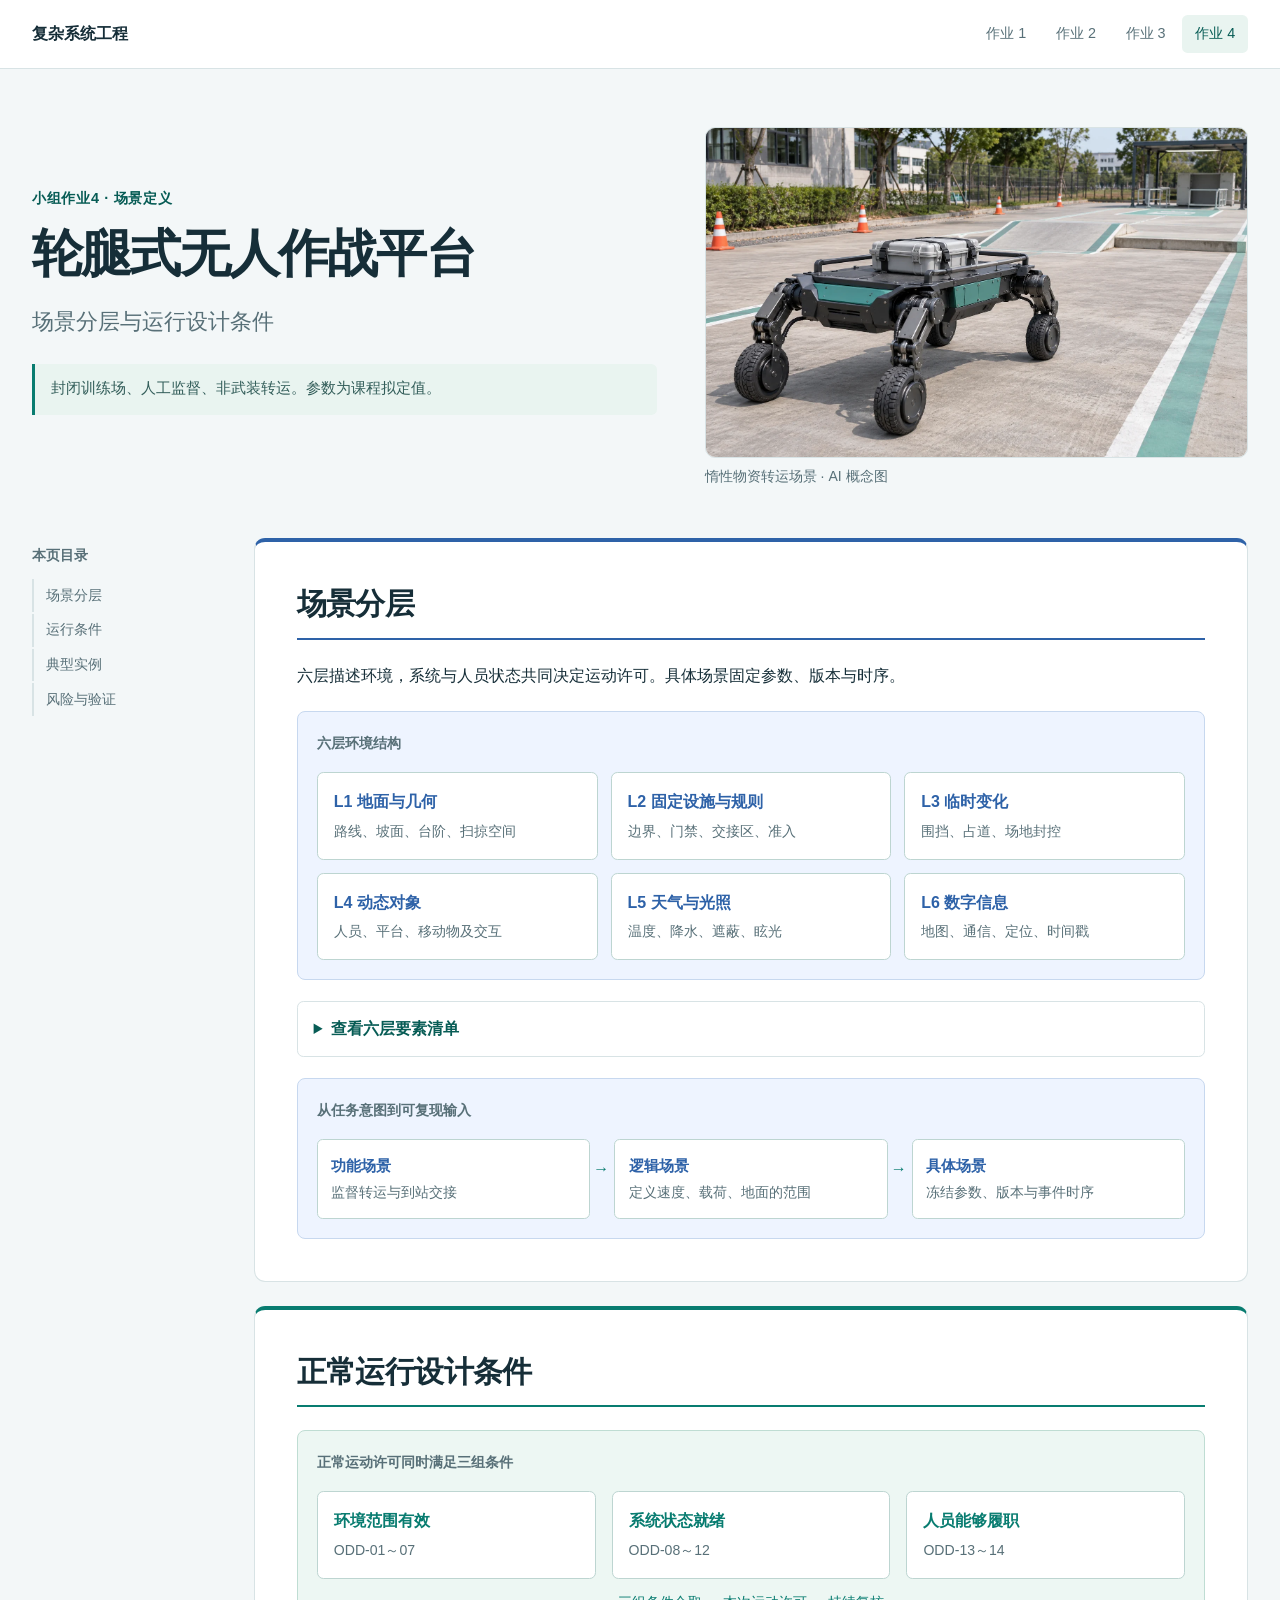
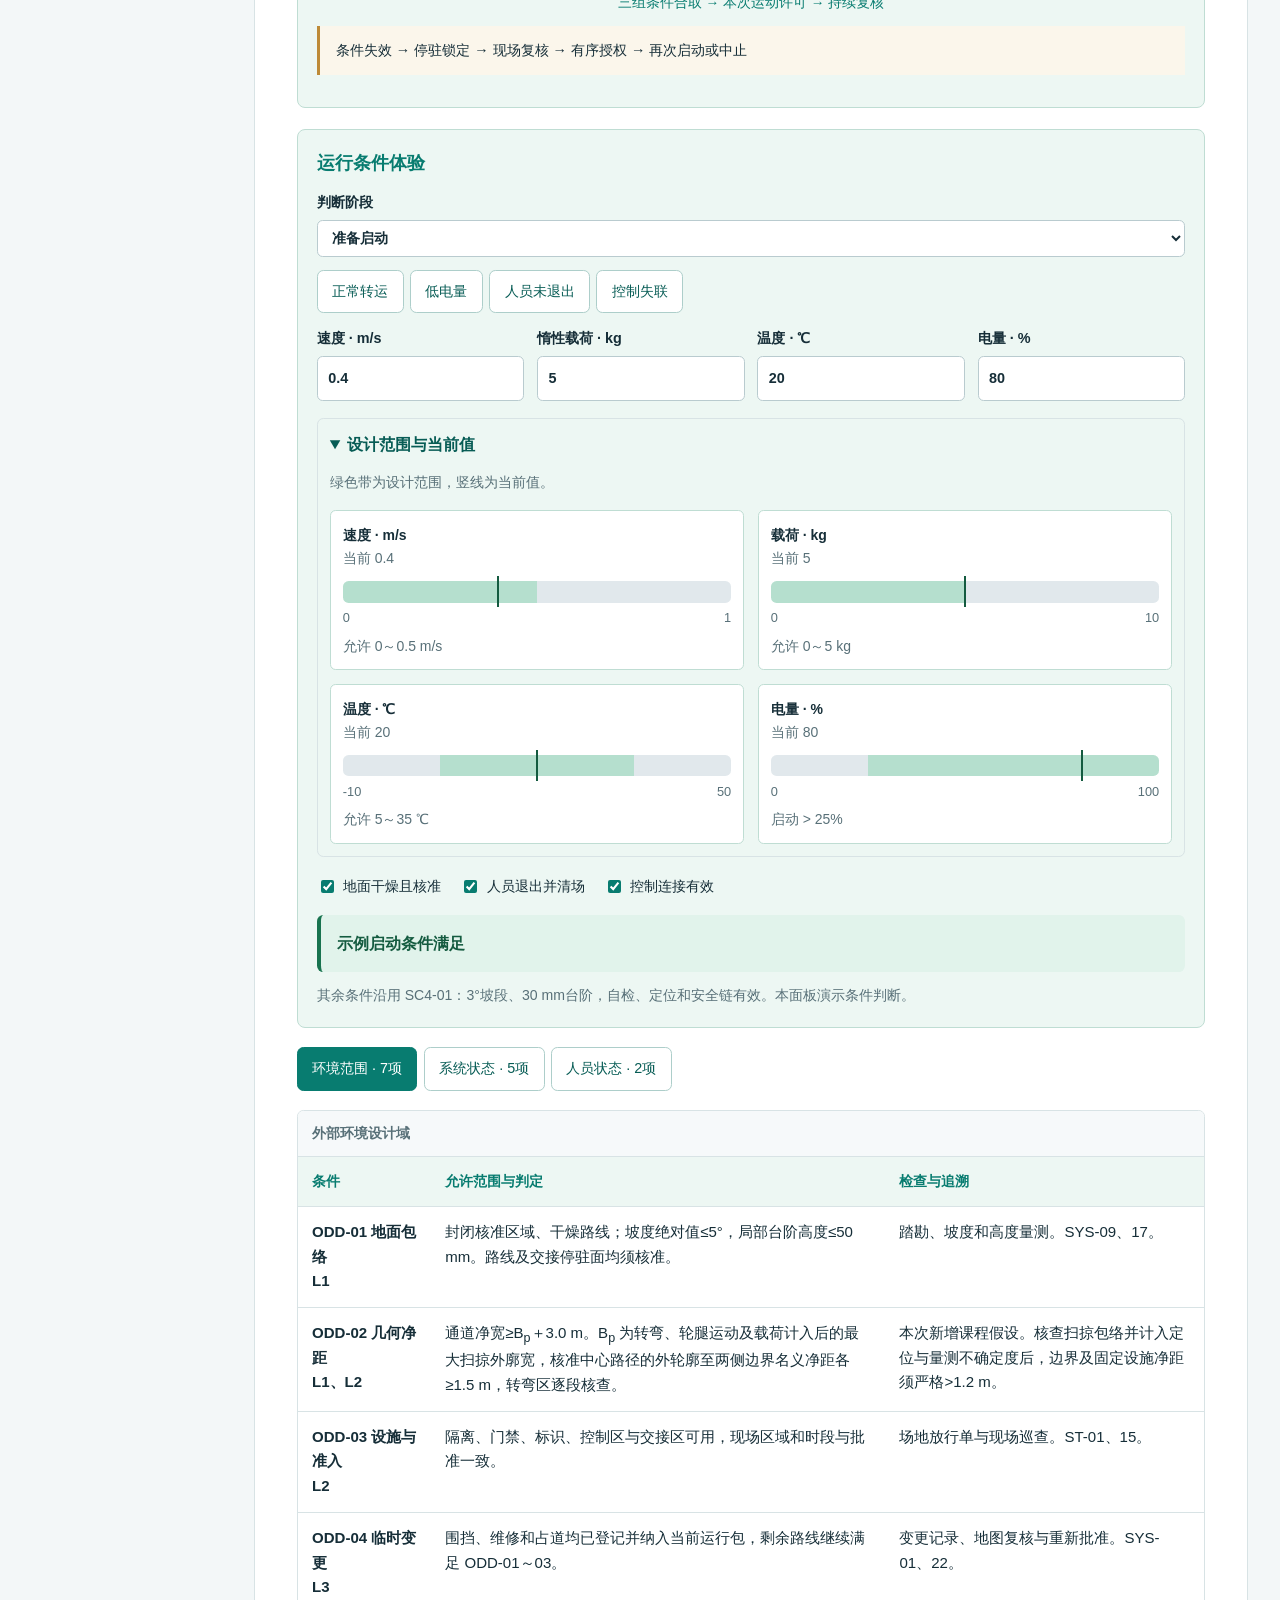
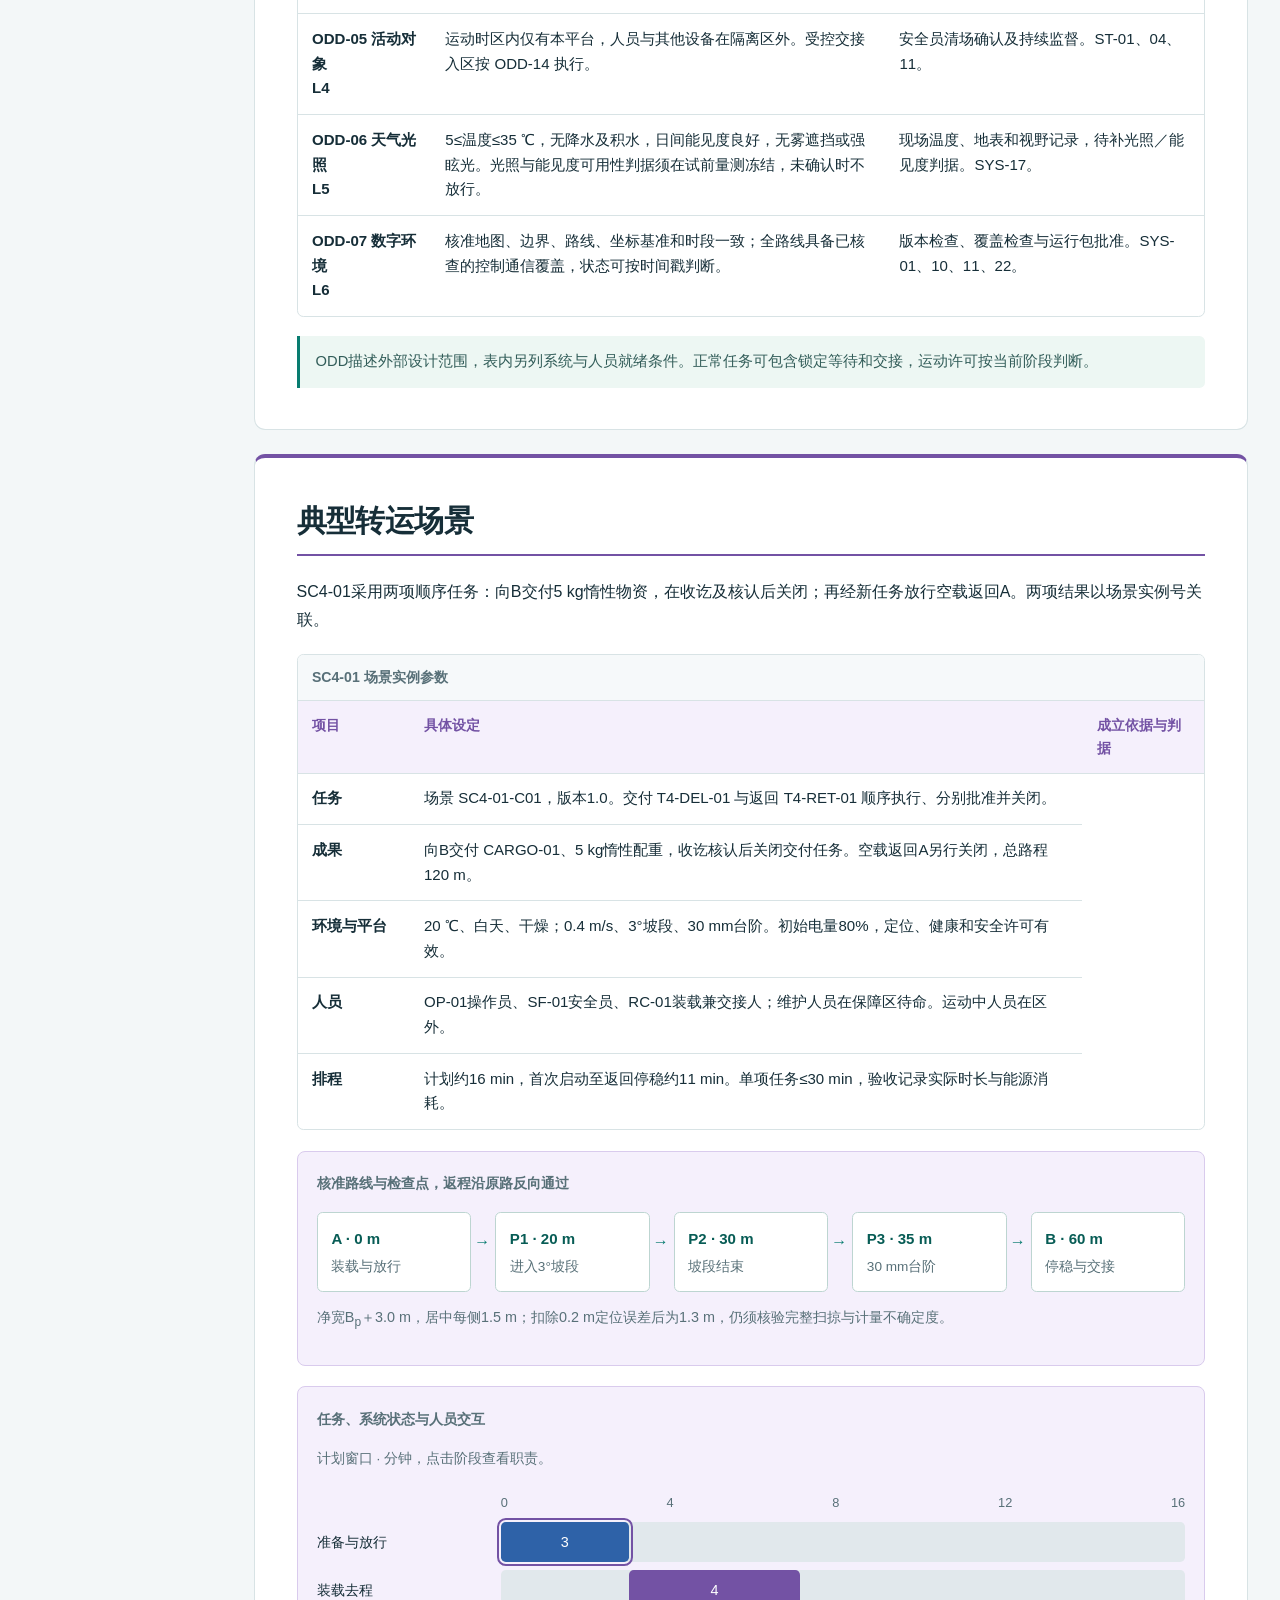
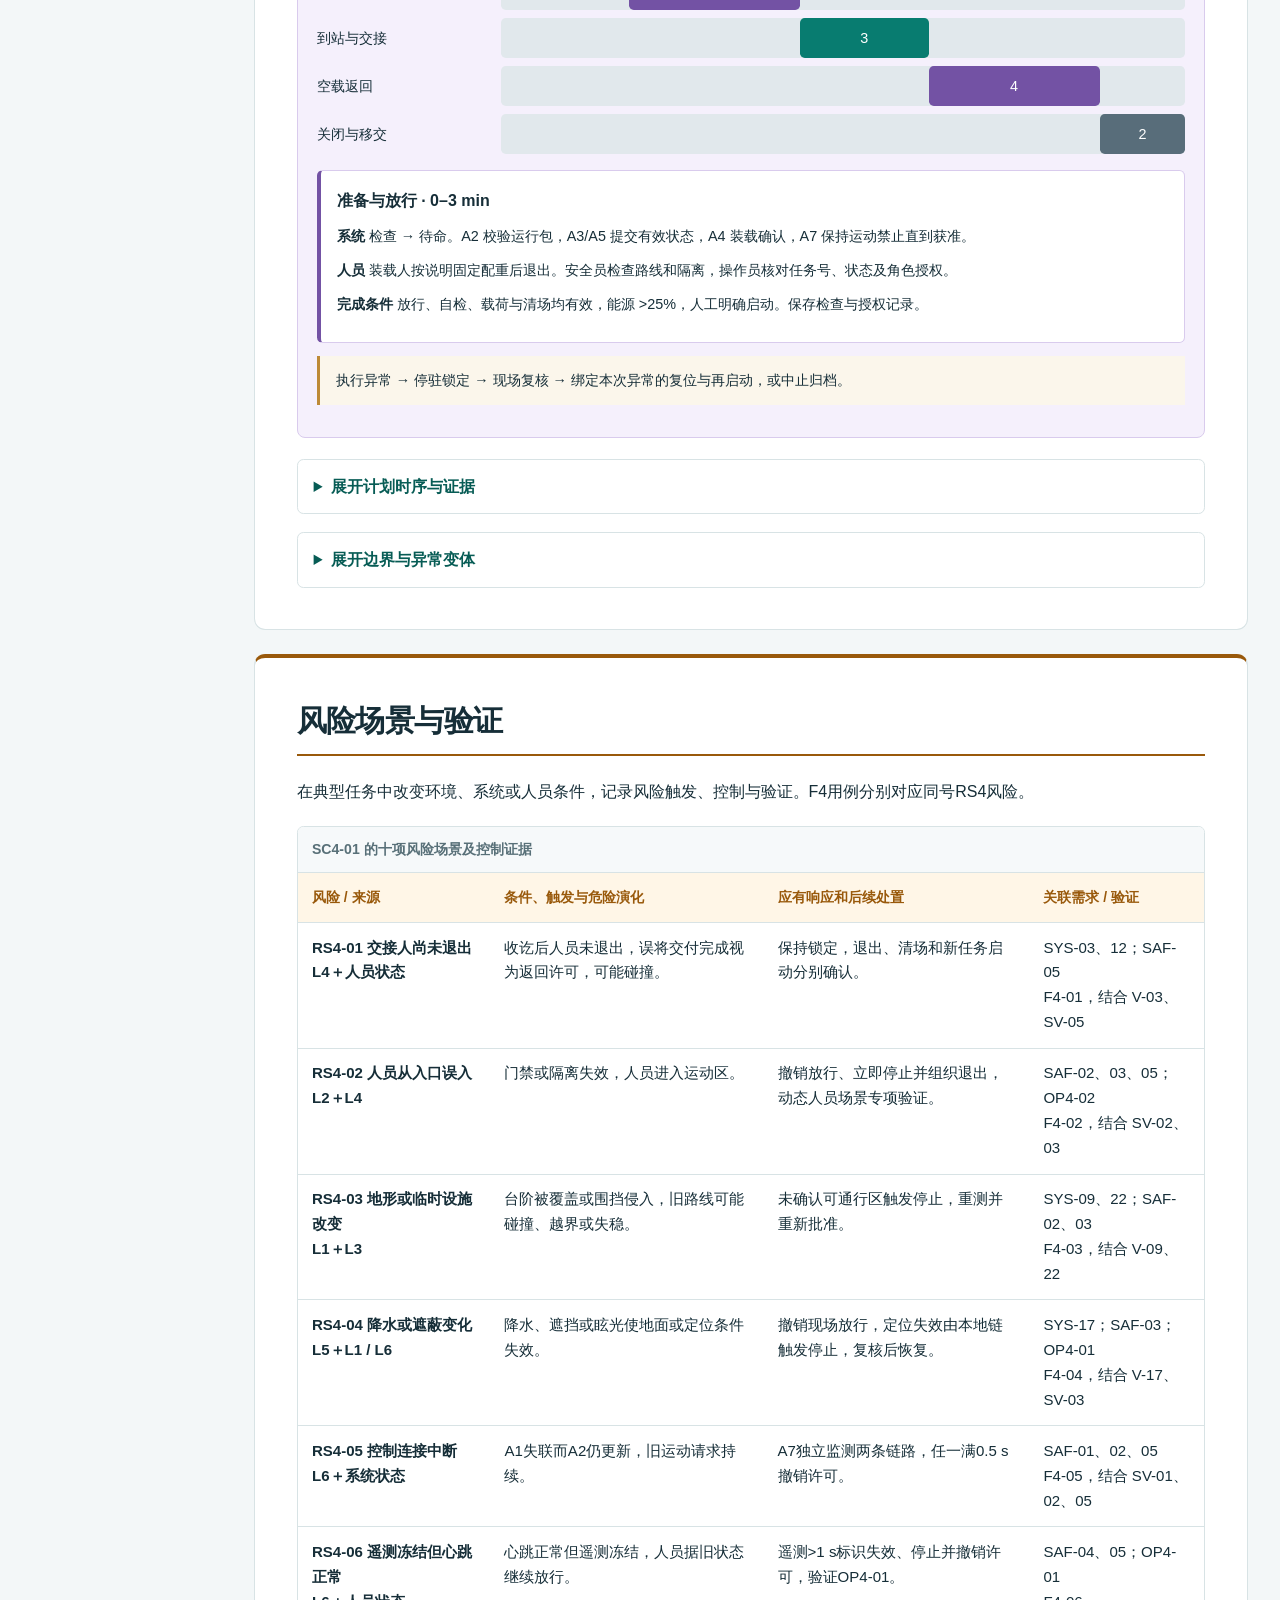
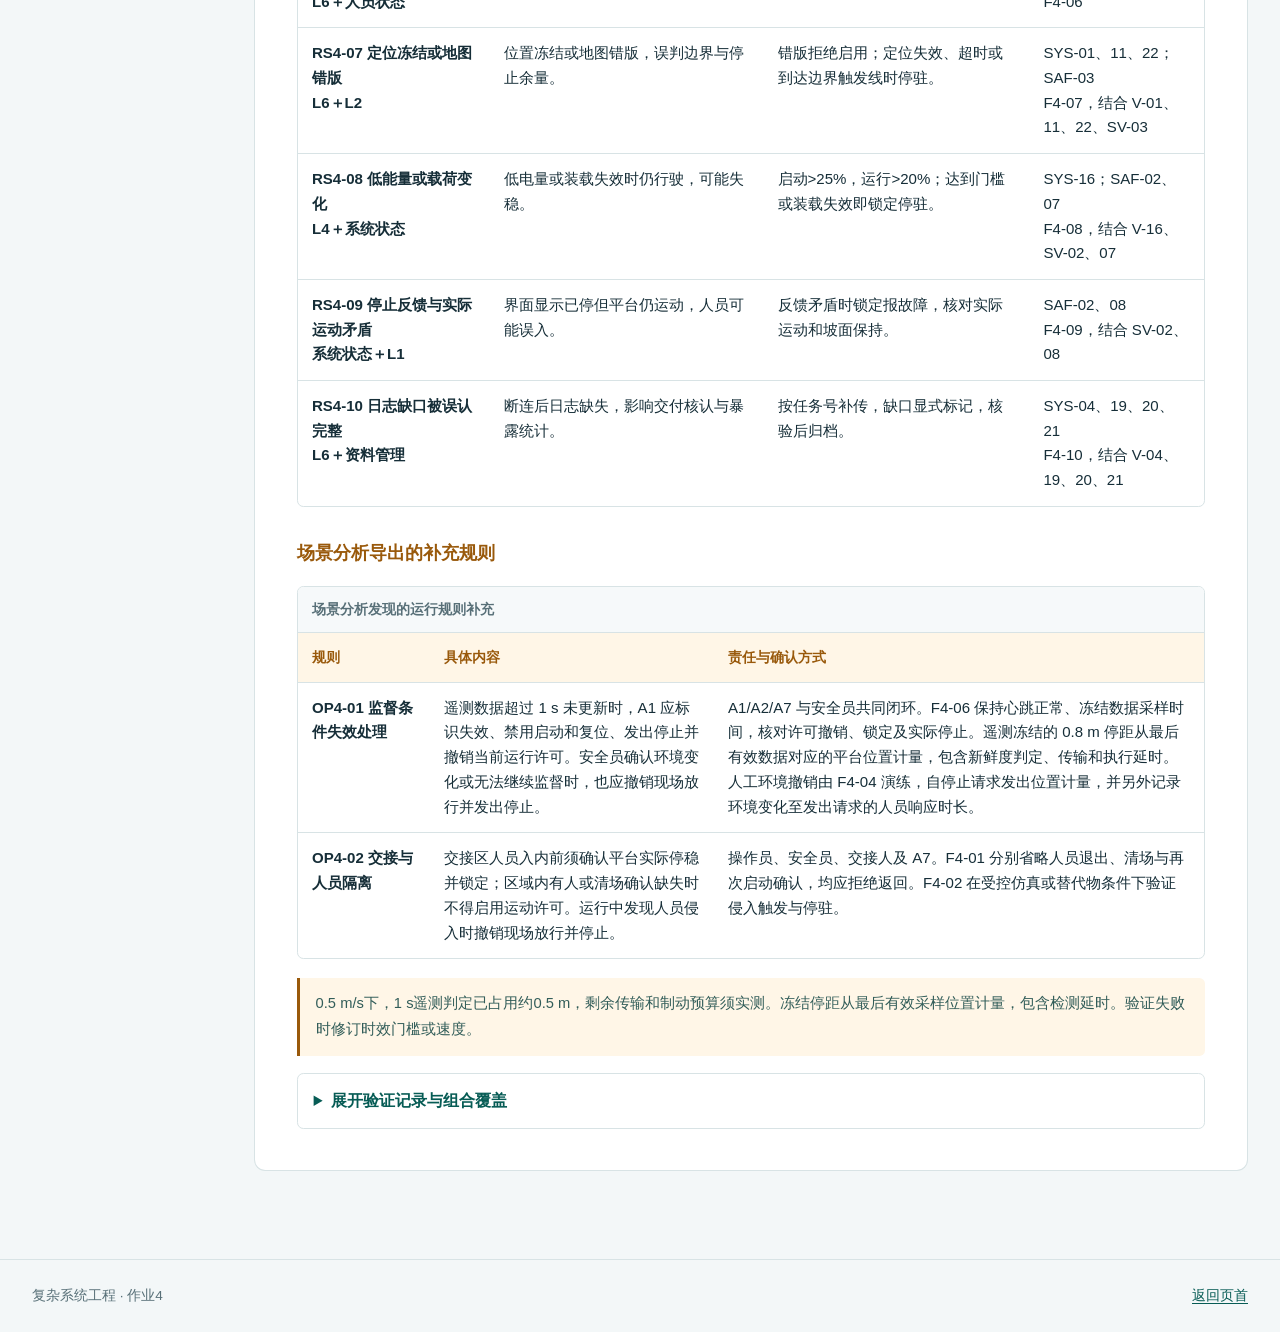
<file: assignment-4/index.html>
<!doctype html>
<html lang="zh-CN">
<head>
<meta charset="utf-8">
<meta name="viewport" content="width=device-width,initial-scale=1">
<meta name="description" content="轮腿式平台的六层场景、运行设计条件、典型任务与风险分析。">
<meta name="theme-color" content="#102e38">
<title>场景与运行条件 · 作业4</title>
<link rel="stylesheet" href="../assets/course.css">
<script src="../assets/scenario-lab.js" defer></script>
<script src="../assets/scenario-charts.js" defer></script>
</head>
<body id="top">
<a class="skip-link" href="#main">跳至正文</a>
<header class="site-header">
<div class="container header-inner">
<a class="brand" href="../">复杂系统工程</a>
<nav class="site-nav" aria-label="作业导航">
<a href="../">作业 1</a>
<a href="../assignment-2/">作业 2</a>
<a href="../assignment-3/">作业 3</a>
<a href="../assignment-4/" aria-current="page">作业 4</a>
</nav>
</div>
</header>
<div class="container hero hero-layout">
<div class="hero-copy">
<p class="eyebrow">小组作业4 · 场景定义</p>
<h1>轮腿式无人作战平台</h1>
<p class="lead">场景分层与运行设计条件</p>
<p class="note">封闭训练场、人工监督、非武装转运。参数为课程拟定值。</p>
</div>
<figure class="hero-visual">
  <img src="../assets/training-transport.webp" width="1672" height="941" decoding="async" fetchpriority="high" alt="轮腿式平台在干燥训练通道上转运封闭训练箱">
  <figcaption>惰性物资转运场景 · AI 概念图</figcaption>
</figure>
</div>
<main class="container page-layout" id="main">
<aside class="toc" aria-label="本页目录">
<strong>本页目录</strong>
<a href="#domain">场景分层</a>
<a href="#conditions">运行条件</a>
<a href="#scenario">典型实例</a>
<a href="#risks">风险与验证</a>

</aside>
<div class="report">
<section class="card" id="domain" data-tone="blue">
<h2>场景分层</h2>
<p id="scope">六层描述环境，系统与人员状态共同决定运动许可。具体场景固定参数、版本与时序。</p>
<figure class="diagram" id="layers">
<figcaption>六层环境结构</figcaption>
<div class="structure">
<div class="node">
<strong>L1 地面与几何</strong>
<small>路线、坡面、台阶、扫掠空间</small>
</div>
<div class="node">
<strong>L2 固定设施与规则</strong>
<small>边界、门禁、交接区、准入</small>
</div>
<div class="node">
<strong>L3 临时变化</strong>
<small>围挡、占道、场地封控</small>
</div>
<div class="node">
<strong>L4 动态对象</strong>
<small>人员、平台、移动物及交互</small>
</div>
<div class="node">
<strong>L5 天气与光照</strong>
<small>温度、降水、遮蔽、眩光</small>
</div>
<div class="node">
<strong>L6 数字信息</strong>
<small>地图、通信、定位、时间戳</small>
</div>
</div>
</figure>
<details><summary>查看六层要素清单</summary><div class="table-wrap" tabindex="0" role="region" aria-label="封闭训练场环境分层与要素清单">
<table>
<caption>封闭训练场环境分层与要素清单</caption>
<thead>
<tr>
<th scope="col">层次</th>
<th scope="col">要素与描述变量</th>
<th scope="col">正常场景配置</th>
<th scope="col">需记录的变化</th>
</tr>
</thead>
<tbody>
<tr id="layer-1">
<th scope="row">L1 地面与几何</th>
<td>路线拓扑、长度、宽度、转弯扫掠区、坡度、台阶、路面材质和干湿状态。</td>
<td>已踏勘的干燥硬质路线，坡度与台阶在核准包络内，起终点及装载点有明确坐标。</td>
<td>坑洼、湿滑、宽度收缩或通过性变化，注明位置与发现时间。</td>
</tr>
<tr id="layer-2">
<th scope="row">L2 固定设施与规则</th>
<td>隔离边界、门禁、固定设备、停驻与交接区域、标识、人员准入和放行规则。</td>
<td>边界可辨识，交接点与控制区已核准，停驻区满足外轮廓及安全余量。</td>
<td>隔离设施失效、固定设施移位、门禁状态或场地规则改变。</td>
</tr>
<tr id="layer-3">
<th scope="row">L3 临时变化</th>
<td>临时围挡、维修占道、堆放物、临时封闭区及其生效时段。</td>
<td>临时变化已纳入运行包并核准；剩余通道仍满足几何和停止条件。</td>
<td>新占道、围挡移动、未登记变化及其对路线的影响。</td>
</tr>
<tr id="layer-4">
<th scope="row">L4 动态对象与交互</th>
<td>平台、人员、交接人、其他设备及可移动物体的位置、速度和活动权限。</td>
<td>单平台运行，运动区已清场；交接人按停驻锁定和受监督入区流程交接。</td>
<td>人员进入、物体移动、交接未完成或装载状态变化。</td>
</tr>
<tr id="layer-5">
<th scope="row">L5 天气与光照</th>
<td>温度、降水、地表水、光照、雾遮挡、眩光及可观察性。</td>
<td>5～35 ℃、无降水、干燥、日间可视条件满足核准要求。</td>
<td>降雨、雾、强眩光、温度超限或监督与感知视野受阻。</td>
</tr>
<tr id="layer-6">
<th scope="row">L6 数字信息</th>
<td>地图与边界版本、运行包、坐标基准、通信覆盖、定位、状态时间戳及消息有效性。</td>
<td>地图与现场一致，任务批准有效，控制、定位与反馈具备规定的新鲜度。</td>
<td>错版本、失联、定位冻结、延迟、乱序或无效状态。</td>
</tr>
</tbody>
</table>
</div>
</details><figure class="diagram" id="abstraction">
<figcaption>从任务意图到可复现输入</figcaption>
<ol class="flow">
<li>
<strong>功能场景</strong>
<small>监督转运与到站交接</small>
</li>
<li>
<strong>逻辑场景</strong>
<small>定义速度、载荷、地面的范围</small>
</li>
<li>
<strong>具体场景</strong>
<small>冻结参数、版本与事件时序</small>
</li>
</ol>
</figure>
</section>
<section class="card" id="conditions" data-tone="teal">
<h2>正常运行设计条件</h2>
<figure class="diagram">
<figcaption>正常运动许可同时满足三组条件</figcaption>
<div class="three-col">
<div class="node">
<strong>环境范围有效</strong>
<small>ODD-01～07</small>
</div>
<div class="node">
<strong>系统状态就绪</strong>
<small>ODD-08～12</small>
</div>
<div class="node">
<strong>人员能够履职</strong>
<small>ODD-13～14</small>
</div>
</div>
<p class="arrow-label">三组条件合取 → 本次运动许可 → 持续复核</p>
<p class="branch">条件失效 → 停驻锁定 → 现场复核 → 有序授权 → 再次启动或中止</p>
</figure>
<div class="interactive-panel" id="scenario-lab" hidden>
  <h3>运行条件体验</h3>
  <div class="control-row">
    <label for="lab-phase">判断阶段
      <select id="lab-phase"><option value="start">准备启动</option>
<option value="run">正在运行</option></select>
    </label>
  </div>
  <div class="segmented" aria-label="场景预设">
    <button type="button" data-preset="normal">正常转运</button>
    <button type="button" data-preset="battery">低电量</button>
    <button type="button" data-preset="people">人员未退出</button>
    <button type="button" data-preset="link">控制失联</button>
  </div>
  <div class="field-grid">
    <label for="lab-speed">速度 · m/s<input id="lab-speed" type="number" min="0" max="1" step="0.01" value="0.4"></label>
    <label for="lab-load">惰性载荷 · kg<input id="lab-load" type="number" min="0" max="10" step="0.5" value="5"></label>
    <label for="lab-temp">温度 · ℃<input id="lab-temp" type="number" min="-10" max="50" step="1" value="20"></label>
    <label for="lab-battery">电量 · %<input id="lab-battery" type="number" min="0" max="100" step="1" value="80"></label>
  </div>

  <details class="boundary-view" open>
    <summary>设计范围与当前值</summary>
    <p class="chart-note">绿色带为设计范围，竖线为当前值。</p>
    <div class="threshold-chart" id="operating-boundary-chart" hidden></div>
  </details>
<div class="check-row">
    <label><input id="lab-dry" type="checkbox" checked>地面干燥且核准</label>
    <label><input id="lab-people" type="checkbox" checked>人员退出并清场</label>
    <label><input id="lab-link" type="checkbox" checked>控制连接有效</label>
  </div>
  <div class="lab-result" id="lab-result" data-status="pass" role="status" aria-live="polite">
    <strong id="lab-heading">示例启动条件满足</strong><ul id="lab-reasons"></ul>
  </div>
  <p class="filter-status">其余条件沿用 SC4-01：3°坡段、30 mm台阶，自检、定位和安全链有效。本面板演示条件判断。</p>
</div>
<div class="segmented" role="tablist" aria-label="运行条件分组" hidden>
<button type="button" role="tab" id="condition-environment-tab" data-condition-tab="environment" aria-controls="condition-environment-panel">环境范围 · 7项</button>
<button type="button" role="tab" id="condition-system-tab" data-condition-tab="system" aria-controls="condition-system-panel">系统状态 · 5项</button>
<button type="button" role="tab" id="condition-people-tab" data-condition-tab="people" aria-controls="condition-people-panel">人员状态 · 2项</button>
</div>
<div id="condition-panels">
<div class="table-wrap" tabindex="0" role="tabpanel" aria-label="外部环境设计域" id="condition-environment-panel" data-condition-panel="environment" aria-labelledby="condition-environment-tab">
<table>
<caption>外部环境设计域</caption>
<thead>
<tr>
<th scope="col">条件</th>
<th scope="col">允许范围与判定</th>
<th scope="col">检查与追溯</th>
</tr>
</thead>
<tbody>
<tr id="odd-01">
<th scope="row">ODD-01 地面包络<br>L1</th>
<td>封闭核准区域、干燥路线；坡度绝对值≤5°，局部台阶高度≤50 mm。路线及交接停驻面均须核准。</td>
<td>踏勘、坡度和高度量测。SYS-09、17。</td>
</tr>
<tr id="odd-02">
<th scope="row">ODD-02 几何净距<br>L1、L2</th>
<td>通道净宽≥B<sub>p</sub>＋3.0 m。B<sub>p</sub> 为转弯、轮腿运动及载荷计入后的最大扫掠外廓宽，核准中心路径的外轮廓至两侧边界名义净距各≥1.5 m，转弯区逐段核查。</td>
<td>本次新增课程假设。核查扫掠包络并计入定位与量测不确定度后，边界及固定设施净距须严格&gt;1.2 m。</td>
</tr>
<tr id="odd-03">
<th scope="row">ODD-03 设施与准入<br>L2</th>
<td>隔离、门禁、标识、控制区与交接区可用，现场区域和时段与批准一致。</td>
<td>场地放行单与现场巡查。ST-01、15。</td>
</tr>
<tr id="odd-04">
<th scope="row">ODD-04 临时变更<br>L3</th>
<td>围挡、维修和占道均已登记并纳入当前运行包，剩余路线继续满足 ODD-01～03。</td>
<td>变更记录、地图复核与重新批准。SYS-01、22。</td>
</tr>
<tr id="odd-05">
<th scope="row">ODD-05 活动对象<br>L4</th>
<td>运动时区内仅有本平台，人员与其他设备在隔离区外。受控交接入区按 ODD-14 执行。</td>
<td>安全员清场确认及持续监督。ST-01、04、11。</td>
</tr>
<tr id="odd-06">
<th scope="row">ODD-06 天气光照<br>L5</th>
<td>5≤温度≤35 ℃，无降水及积水，日间能见度良好，无雾遮挡或强眩光。光照与能见度可用性判据须在试前量测冻结，未确认时不放行。</td>
<td>现场温度、地表和视野记录，待补光照／能见度判据。SYS-17。</td>
</tr>
<tr id="odd-07">
<th scope="row">ODD-07 数字环境<br>L6</th>
<td>核准地图、边界、路线、坐标基准和时段一致；全路线具备已核查的控制通信覆盖，状态可按时间戳判断。</td>
<td>版本检查、覆盖检查与运行包批准。SYS-01、10、11、22。</td>
</tr>
</tbody>
</table>
</div>
<div class="table-wrap" tabindex="0" role="tabpanel" aria-label="系统就绪与运行能力条件" id="condition-system-panel" data-condition-panel="system" aria-labelledby="condition-system-tab">
<table>
<caption>系统就绪与运行能力条件</caption>
<thead>
<tr>
<th scope="col">条件</th>
<th scope="col">启动及持续运行门槛</th>
<th scope="col">检查与追溯</th>
</tr>
</thead>
<tbody>
<tr id="odd-08">
<th scope="row">ODD-08 任务与装载</th>
<td>速度≤0.5 m/s，惰性载荷≤5 kg，任务剖面≤30 min；自检通过、装载确认和本次放行有效，配置与运行包一致。检查未完成、维护隔离或退役时禁止启动；待命仅在本次条件齐备后转为执行。</td>
<td>自检、称量、任务时长、模式与配置检查。SYS-01、07、08、12、14、15、16。</td>
</tr>
<tr id="odd-09">
<th scope="row">ODD-09 能源</th>
<td>启动时估计电量须&gt;25%，运行时须&gt;20%。装载状态须持续有效。达到停止门槛即转入锁定停驻。</td>
<td>能源及装载状态记录。SAF-07；等于 25% 禁止启动，等于 20% 触发停止。</td>
</tr>
<tr id="odd-10">
<th scope="row">ODD-10 控制与反馈时效</th>
<td>A1 控制链心跳、A2 运动请求及 A7→A4 安全许可的年龄均&lt;0.5 s；终端遥测年龄≤1 s，状态无失效或矛盾。</td>
<td>各链路独立时间戳与故障状态。SAF-01、04、08、SI-01；遥测失效停驻按 OP4-01。</td>
</tr>
<tr id="odd-11">
<th scope="row">ODD-11 定位有效</th>
<td>定位年龄&lt;0.5 s、有效性通过、误差≤0.2 m；运动阶段，核准边界或不可通行障碍距平台外轮廓&gt;1.2 m。到达 1.2 m 触发区即停止。</td>
<td>定位量测、外轮廓几何及边界／障碍判据。SAF-03。年龄取严格小于值作为正常设计条件。</td>
</tr>
<tr id="odd-12">
<th scope="row">ODD-12 停止与保持</th>
<td>停止能力须预先验证，从停止条件触发位置起≤0.8 m 停止；超时用例从最后有效更新或采样时的平台位置计量，含检测延时。在 5° 坡面保持 60 s 的位移≤0.05 m，安全锁定与本地停止能力有效。</td>
<td>最高 0.5 m/s、5 kg 及最不利核准路段验证。SAF-02、05、06、08；新增遥测超时停止见 OP4-01。</td>
</tr>
</tbody>
</table>
</div>
<div class="table-wrap" tabindex="0" role="tabpanel" aria-label="人员与组织运行门槛" id="condition-people-panel" data-condition-panel="people" aria-labelledby="condition-people-tab">
<table>
<caption>人员与组织运行门槛</caption>
<thead>
<tr>
<th scope="col">条件</th>
<th scope="col">允许范围与职责</th>
<th scope="col">检查与追溯</th>
</tr>
</thead>
<tbody>
<tr id="odd-13">
<th scope="row">ODD-13 在岗与授权</th>
<td>受训操作员和安全员同时在岗，能够持续注意并履职，无影响操作的疲劳或不适，停止入口可达，角色权限与本次放行有效。任一人员离岗、注意受干扰或无法履职时暂停任务。维护锁定已按工单退出。</td>
<td>培训、排班、岗前确认、在岗互检与放行记录。ST-01、12、15，SYS-18、23。</td>
</tr>
<tr id="odd-14">
<th scope="row">ODD-14 装卸与交接</th>
<td>平台停稳且运动锁定后，安全员批准并监督交接人入区，进行装载或收讫确认。正常交接后人员退出并清场复核，解除交接锁定；返回任务须重新准备、放行并明确启动。异常停驻另按当前异常序号复位。</td>
<td>交接、清场与新任务授权记录。ST-04、08，SYS-12、13；异常恢复遵循 SAF-05。</td>
</tr>
</tbody>
</table>
</div>
</div>
<p class="note">ODD描述外部设计范围，表内另列系统与人员就绪条件。正常任务可包含锁定等待和交接，运动许可按当前阶段判断。</p>
</section>
<section class="card" id="scenario" data-tone="purple">
<h2>典型转运场景</h2>
<p id="case-definition">SC4-01采用两项顺序任务：向B交付5 kg惰性物资，在收讫及核认后关闭；再经新任务放行空载返回A。两项结果以场景实例号关联。</p>
<div class="table-wrap" tabindex="0" role="region" aria-label="SC4-01 场景实例参数">
<table>
<caption>SC4-01 场景实例参数</caption>
<thead>
<tr>
<th>项目</th>
<th>具体设定</th>
<th>成立依据与判据</th>
</tr>
</thead>
<tbody>
<tr>
<th>任务</th>
<td>场景 SC4-01-C01，版本1.0。交付 T4-DEL-01 与返回 T4-RET-01 顺序执行、分别批准并关闭。</td>
</tr>
<tr>
<th>成果</th>
<td>向B交付 CARGO-01、5 kg惰性配重，收讫核认后关闭交付任务。空载返回A另行关闭，总路程120 m。</td>
</tr>
<tr>
<th>环境与平台</th>
<td>20 ℃、白天、干燥；0.4 m/s、3°坡段、30 mm台阶。初始电量80%，定位、健康和安全许可有效。</td>
</tr>
<tr>
<th>人员</th>
<td>OP-01操作员、SF-01安全员、RC-01装载兼交接人；维护人员在保障区待命。运动中人员在区外。</td>
</tr>
<tr>
<th>排程</th>
<td>计划约16 min，首次启动至返回停稳约11 min。单项任务≤30 min，验收记录实际时长与能源消耗。</td>
</tr>
</tbody>
</table>
</div>
<figure class="diagram" id="case-layout">
<figcaption>核准路线与检查点，返程沿原路反向通过</figcaption>
<ol class="route-map">
<li>
<strong>A · 0 m</strong>
<span>装载与放行</span>
</li>
<li>
<strong>P1 · 20 m</strong>
<span>进入3°坡段</span>
</li>
<li>
<strong>P2 · 30 m</strong>
<span>坡段结束</span>
</li>
<li>
<strong>P3 · 35 m</strong>
<span>30 mm台阶</span>
</li>
<li>
<strong>B · 60 m</strong>
<span>停稳与交接</span>
</li>
</ol>
<p class="chapter-meta">净宽B<sub>p</sub>＋3.0 m，居中每侧1.5 m；扣除0.2 m定位误差后为1.3 m，仍须核验完整扫掠与计量不确定度。</p>
</figure>
<figure class="diagram" id="case-sequence">
<figcaption>任务、系统状态与人员交互</figcaption>
<p class="chart-note">计划窗口 · 分钟，点击阶段查看职责。</p>
<div class="timeline-chart" id="task-timeline" hidden></div>
<div class="selected-detail" id="timeline-detail" role="status" aria-live="polite" hidden></div>
<ol class="flow">
<li>
<strong>准备放行</strong>
<small>装载退出、自检、清场</small>
</li>
<li>
<strong>装载去程</strong>
<small>持续监督与有效许可</small>
</li>
<li>
<strong>锁定交接</strong>
<small>停稳、入区、收讫、退出</small>
</li>
<li>
<strong>新任务返回</strong>
<small>核条件、放行与明确启动</small>
</li>
<li>
<strong>关闭移交</strong>
<small>核认、归档、保障检查</small>
</li>
</ol>
<p class="branch">执行异常 → 停驻锁定 → 现场复核 → 绑定本次异常的复位与再启动，或中止归档。</p>
</figure>
<details>
<summary>展开计划时序与证据</summary>
<div class="table-wrap" tabindex="0" role="region" aria-label="名义过程、状态、人员动作与退出条件">
<table>
<caption>名义过程、状态、人员动作与退出条件</caption>
<thead>
<tr>
<th>计划窗口 / 阶段</th>
<th>系统状态与动作</th>
<th>人员动作</th>
<th>本阶段完成及证据</th>
</tr>
</thead>
<tbody>
<tr>
<th>0–3 min<br>准备与放行</th>
<td>检查 → 待命。A2 校验运行包，A3/A5 提交有效状态，A4 装载确认，A7 保持运动禁止直到获准。</td>
<td>装载人按说明固定配重后退出。安全员检查路线和隔离，操作员核对任务号、状态及角色授权。</td>
<td>放行、自检、载荷与清场均有效，能源 &gt;25%，人工明确启动。保存检查与授权记录。</td>
</tr>
<tr>
<th>3–7 min<br>装载去程</th>
<td>转运。以 0.4 m/s 的计划速度沿 A→B 行进，在有效许可下通过各核准区段。</td>
<td>操作员观察状态和实际运动，安全员监督隔离。途中人员保持在运动区外。</td>
<td>全程符合条件，抵达 B 的指定站点。记录位置、速度、能量与到站事件。</td>
</tr>
<tr>
<th>7–10 min<br>到站与交接</th>
<td>待交接。A4 停稳并保持，A7 锁定运动；A2 等待物资收讫，核认后关闭交付任务。</td>
<td>安全员确认平台稳定并许可交接人进入，交接人核对 CARGO-01、卸载并确认收讫，随后退出。</td>
<td>实际停驻、交接及退出记录齐全。收讫只更新交付状态，返回运动另经任务准备、清场复核、交接锁定解除和明确启动。</td>
</tr>
<tr>
<th>10–14 min<br>空载返回</th>
<td>待命 → 转运。载入返回任务，核对空载状态、有效环境和能源 &gt;25% 后接受启动；沿 B→A 返回，持续遵守运行门槛。</td>
<td>安全员重新确认路线和隔离，操作员核对新任务号并明确启动，持续监督。</td>
<td>返回 A 停稳锁定，形成返回任务的位置、时间及实际能量记录。能源不足时保持停驻并安排保障。</td>
</tr>
<tr>
<th>14–16 min<br>关闭与移交</th>
<td>收尾 → 待命或维护隔离。A6 关联批准、成果、异常及人员进出区记录。</td>
<td>任务主管核对交付与返回，操作员归档，维护人员检查设备，安全员移交场地。</td>
<td>任务完成结论经核认。发现缺项或中止则记录实际结论，并保留原因及处置证据。</td>
</tr>
</tbody>
</table>
</div>
<p>单程60÷0.4＝150 s，往返300 s，排程另计加减速和交接。返回单列台账，介入与回收计入人员暴露。</p>
</details>
<details id="case-variants">
<summary>展开边界与异常变体</summary>
<div class="table-wrap" tabindex="0" role="region" aria-label="从同一典型场景派生的名义、边界和异常变体">
<table>
<caption>从同一典型场景派生的名义、边界和异常变体</caption>
<thead>
<tr>
<th>变体</th>
<th>变化因素</th>
<th>预期状态及判据</th>
</tr>
</thead>
<tbody>
<tr>
<th>C01 名义场景</th>
<td>按本实例的 20 ℃、0.4 m/s、3°、30 mm、5 kg 执行。</td>
<td>满足全部准入和过程条件，完成交付及返回，记录可复核。</td>
</tr>
<tr>
<th>C02 包络边界</th>
<td>分别将温度设为 5 ℃ / 35 ℃、坡度设为 5°、台阶设为 50 mm 或速度设为 0.5 m/s。</td>
<td>单因素及经批准的最不利组合均需验证，满足停止与稳定要求后才纳入已确认包络。</td>
</tr>
<tr>
<th>C03 环境超界</th>
<td>坡度 &gt;5°、台阶 &gt;50 mm、载荷 &gt;5 kg 或地面湿滑。</td>
<td>准备时阻止放行。运行中发现变化时组织安全停驻、记录和重新评估。</td>
</tr>
<tr>
<th>C04 数字信息异常</th>
<td>控制链心跳或 A2 请求更新间隔达到 0.5 s，或地图版本不匹配。</td>
<td>时效超界触发撤销许可，停距包含检测延时。版本失效在启用前拒绝，更新后需重新批准。</td>
</tr>
<tr>
<th>C05 交接冲突</th>
<td>收讫已提交，但交接人仍在交接区或清场确认缺失。</td>
<td>保持待交接后的运动锁定，返回请求被拒绝，直至人员退出和重新放行。</td>
</tr>
</tbody>
</table>
</div>
</details>
</section>
<section class="card" id="risks" data-tone="amber">
<h2>风险场景与验证</h2>
<p id="risk-method">在典型任务中改变环境、系统或人员条件，记录风险触发、控制与验证。F4用例分别对应同号RS4风险。</p>
<div id="risk-list">
<div class="table-wrap" tabindex="0" role="region" aria-label="SC4-01 的十项风险场景及控制证据">
<table>
<caption>SC4-01 的十项风险场景及控制证据</caption>
<thead>
<tr>
<th>风险 / 来源</th>
<th>条件、触发与危险演化</th>
<th>应有响应和后续处置</th>
<th>关联需求 / 验证</th>
</tr>
</thead>
<tbody>
<tr id="rs4-01">
<th>RS4-01 交接人尚未退出<br>L4＋人员状态</th>
<td>收讫后人员未退出，误将交付完成视为返回许可，可能碰撞。</td>
<td>保持锁定，退出、清场和新任务启动分别确认。</td>
<td>SYS-03、12；SAF-05<br>F4-01，结合 V-03、SV-05</td>
</tr>
<tr id="rs4-02">
<th>RS4-02 人员从入口误入<br>L2＋L4</th>
<td>门禁或隔离失效，人员进入运动区。</td>
<td>撤销放行、立即停止并组织退出，动态人员场景专项验证。</td>
<td>SAF-02、03、05；OP4-02<br>F4-02，结合 SV-02、03</td>
</tr>
<tr id="rs4-03">
<th>RS4-03 地形或临时设施改变<br>L1＋L3</th>
<td>台阶被覆盖或围挡侵入，旧路线可能碰撞、越界或失稳。</td>
<td>未确认可通行区触发停止，重测并重新批准。</td>
<td>SYS-09、22；SAF-02、03<br>F4-03，结合 V-09、22</td>
</tr>
<tr id="rs4-04">
<th>RS4-04 降水或遮蔽变化<br>L5＋L1 / L6</th>
<td>降水、遮挡或眩光使地面或定位条件失效。</td>
<td>撤销现场放行，定位失效由本地链触发停止，复核后恢复。</td>
<td>SYS-17；SAF-03；OP4-01<br>F4-04，结合 V-17、SV-03</td>
</tr>
<tr id="rs4-05">
<th>RS4-05 控制连接中断<br>L6＋系统状态</th>
<td>A1失联而A2仍更新，旧运动请求持续。</td>
<td>A7独立监测两条链路，任一满0.5 s撤销许可。</td>
<td>SAF-01、02、05<br>F4-05，结合 SV-01、02、05</td>
</tr>
<tr id="rs4-06">
<th>RS4-06 遥测冻结但心跳正常<br>L6＋人员状态</th>
<td>心跳正常但遥测冻结，人员据旧状态继续放行。</td>
<td>遥测&gt;1 s标识失效、停止并撤销许可，验证OP4-01。</td>
<td>SAF-04、05；OP4-01<br>F4-06</td>
</tr>
<tr id="rs4-07">
<th>RS4-07 定位冻结或地图错版<br>L6＋L2</th>
<td>位置冻结或地图错版，误判边界与停止余量。</td>
<td>错版拒绝启用；定位失效、超时或到达边界触发线时停驻。</td>
<td>SYS-01、11、22；SAF-03<br>F4-07，结合 V-01、11、22、SV-03</td>
</tr>
<tr id="rs4-08">
<th>RS4-08 低能量或载荷变化<br>L4＋系统状态</th>
<td>低电量或装载失效时仍行驶，可能失稳。</td>
<td>启动&gt;25%，运行&gt;20%；达到门槛或装载失效即锁定停驻。</td>
<td>SYS-16；SAF-02、07<br>F4-08，结合 V-16、SV-02、07</td>
</tr>
<tr id="rs4-09">
<th>RS4-09 停止反馈与实际运动矛盾<br>系统状态＋L1</th>
<td>界面显示已停但平台仍运动，人员可能误入。</td>
<td>反馈矛盾时锁定报故障，核对实际运动和坡面保持。</td>
<td>SAF-02、08<br>F4-09，结合 SV-02、08</td>
</tr>
<tr id="rs4-10">
<th>RS4-10 日志缺口被误认完整<br>L6＋资料管理</th>
<td>断连后日志缺失，影响交付核认与暴露统计。</td>
<td>按任务号补传，缺口显式标记，核验后归档。</td>
<td>SYS-04、19、20、21<br>F4-10，结合 V-04、19、20、21</td>
</tr>
</tbody>
</table>
</div>
</div>
<h3 id="risk-verification">场景分析导出的补充规则</h3>
<div class="table-wrap" tabindex="0" role="region" aria-label="场景分析发现的运行规则补充">
<table>
<caption>场景分析发现的运行规则补充</caption>
<thead>
<tr>
<th>规则</th>
<th>具体内容</th>
<th>责任与确认方式</th>
</tr>
</thead>
<tbody>
<tr id="op4-01">
<th>OP4-01 监督条件失效处理</th>
<td>遥测数据超过 1 s 未更新时，A1 应标识失效、禁用启动和复位、发出停止并撤销当前运行许可。安全员确认环境变化或无法继续监督时，也应撤销现场放行并发出停止。</td>
<td>A1/A2/A7 与安全员共同闭环。F4-06 保持心跳正常、冻结数据采样时间，核对许可撤销、锁定及实际停止。遥测冻结的 0.8 m 停距从最后有效数据对应的平台位置计量，包含新鲜度判定、传输和执行延时。人工环境撤销由 F4-04 演练，自停止请求发出位置计量，并另外记录环境变化至发出请求的人员响应时长。</td>
</tr>
<tr id="op4-02">
<th>OP4-02 交接与人员隔离</th>
<td>交接区人员入内前须确认平台实际停稳并锁定；区域内有人或清场确认缺失时不得启用运动许可。运行中发现人员侵入时撤销现场放行并停止。</td>
<td>操作员、安全员、交接人及 A7。F4-01 分别省略人员退出、清场与再次启动确认，均应拒绝返回。F4-02 在受控仿真或替代物条件下验证侵入触发与停驻。</td>
</tr>
</tbody>
</table>
</div>
<p class="note">0.5 m/s下，1 s遥测判定已占用约0.5 m，剩余传输和制动预算须实测。冻结停距从最后有效采样位置计量，包含检测延时。验证失败时修订时效门槛或速度。</p>
<details>
<summary>展开验证记录与组合覆盖</summary>
<p>F4-01～10分别对应同号风险。保存场景/配置版本、触发时间与位置、人员状态、响应、日志和结论；检查名义、触发、停驻、恢复或中止。归档阶段的F4-10可说明停驻不适用。</p>
<p>先检查单因素和门槛，再检查“失联＋任务更新”“冻结＋心跳正常”“收讫＋人员未退出”“坡面＋停止反馈矛盾”。失败关联SYS、SAF或OP4并复验。人员侵入采用受控仿真或替代物，1.2 m触发区与隔离、监督共同承担防护。</p>
</details>
</section>

</div>
</main>
<footer class="site-footer">
<div class="container">
<span>复杂系统工程 · 作业4</span>
<a href="#top">返回页首</a>
</div>
</footer>
</body>
</html>
</file>
<file: assets/course.css>
@charset "UTF-8";
:root {
  color-scheme: light;
  --ink: #162e38;
  --muted: #587078;
  --accent: #087c70;
  --accent-dark: #075c55;
  --line: #d8e3e5;
  --wash: #f3f7f8;
  --soft: #e9f4f0;
  --navy: #102e38;
}
* { box-sizing: border-box; }
html { scroll-behavior: smooth; scroll-padding-top: 6rem; }
body {
  margin: 0;
  background: var(--wash);
  color: var(--ink);
  font: 16px/1.75 Inter, "Microsoft YaHei", "PingFang SC", sans-serif;
  -webkit-font-smoothing: antialiased;
}
a { color: var(--accent-dark); text-underline-offset: .2em; }
a:hover { color: var(--accent); }
img { max-width: 100%; height: auto; }
button, input, select { font: inherit; }
button, [role="button"] { cursor: pointer; }
button {
  padding: .5rem .9rem;
  color: var(--accent-dark);
  background: white;
  border: 1px solid #adceca;
  border-radius: .4rem;
}
button:hover { background: var(--soft); }
button:disabled { cursor: default; opacity: .55; }
button.primary { color: white; background: var(--accent-dark); border-color: var(--accent-dark); }
input[type="radio"], input[type="checkbox"] { accent-color: var(--accent); }
progress { width: 100%; height: .6rem; accent-color: var(--accent); }
:focus-visible { outline: 3px solid #d89732; outline-offset: 4px; }
[hidden] { display: none !important; }
.container { width: min(1300px, calc(100% - 4rem)); margin-inline: auto; }
.skip-link { position: fixed; top: -5rem; left: 1rem; z-index: 30; padding: .5rem 1rem; background: white; }
.skip-link:focus { top: 1rem; }
.site-header { position: sticky; top: 0; z-index: 20; background: rgb(255 255 255 / 97%); border-bottom: 1px solid var(--line); }
.header-inner { display: flex; justify-content: space-between; align-items: center; gap: 1rem; min-height: 4.25rem; padding-block: .6rem; }
.brand { color: var(--ink); font-weight: 750; text-decoration: none; white-space: nowrap; }
.site-nav { display: flex; flex-wrap: wrap; gap: .25rem; align-items: center; }
.site-nav a { padding: .4rem .8rem; color: var(--muted); border-radius: .35rem; font-size: .9rem; text-decoration: none; white-space: nowrap; }
.site-nav a:hover, .site-nav a[aria-current="page"] { color: var(--accent-dark); background: var(--soft); }
.hero { padding-block: 3.6rem 3.2rem; }
.hero-layout { display: grid; grid-template-columns: minmax(0, 1.15fr) minmax(0, 1fr); align-items: center; gap: clamp(1.5rem, 4vw, 3rem); }
.hero-layout > * { min-width: 0; }
.hero-visual { display: flex; flex-direction: column; min-width: 0; max-height: 360px; margin: 0; }
.hero-visual img {
  display: block;
  flex: 1 1 auto;
  width: 100%;
  height: auto;
  min-height: 0;
  aspect-ratio: 16 / 10;
  object-fit: cover;
  border: 1px solid var(--section-line, var(--line));
  border-radius: 10px;
  background: var(--section-wash, white);
}
.scene-photo { display: block; width: 100%; height: auto; aspect-ratio: 16 / 9; object-fit: cover; border: 1px solid var(--section-line, var(--line)); border-radius: 10px; background: var(--section-wash, white); }
.hero-visual figcaption, .scene-photo + figcaption { flex: 0 0 auto; margin: .45rem 0 0; color: var(--muted); font-size: 14px; font-weight: 400; line-height: 1.5; }
.eyebrow { margin: 0 0 .7rem; font-size: .9rem; font-weight: 700; color: var(--accent-dark); letter-spacing: .05em; }
h1 { margin: 0; font-size: clamp(2rem, 4vw, 3.4rem); line-height: 1.25; letter-spacing: -.035em; font-weight: 760; text-wrap: balance; }
.lead { margin: 1rem 0 0; font-size: clamp(1.1rem, 2vw, 1.4rem); color: var(--muted); max-width: 55rem; }
.hero .note { margin-top: 1.4rem; max-width: 58rem; }
.page-layout { display: grid; grid-template-columns: 190px minmax(0, 1fr); gap: 2rem; align-items: start; padding-bottom: 4rem; }
.toc { position: sticky; top: 6.25rem; max-height: calc(100vh - 8rem); overflow-y: auto; padding: .4rem 0 1rem; font-size: .9rem; }
.toc strong { display: block; margin-bottom: .7rem; color: var(--muted); font-size: .85rem; }
.toc a { display: block; margin-block: .12rem; padding: .35rem .75rem; border-left: 2px solid var(--line); color: var(--muted); text-decoration: none; line-height: 1.5; }
.toc a:hover { border-left-color: var(--accent); color: var(--accent-dark); background: var(--soft); }
.toc .sub { padding-left: 1.5rem; font-size: .85rem; }
.report { min-width: 0; }
.card { margin-bottom: 1.5rem; padding: clamp(1.3rem, 3.3vw, 2.6rem); background: white; border: 1px solid var(--line); border-radius: .7rem; }
.card > :first-child { margin-top: 0; }
.card > :last-child { margin-bottom: 0; }
h2 { margin: 0 0 1.4rem; padding-bottom: .8rem; border-bottom: 2px solid var(--accent); font-size: clamp(1.4rem, 2.5vw, 1.85rem); line-height: 1.4; letter-spacing: -.02em; }
h3 { margin: 2rem 0 .7rem; font-size: 1.15rem; line-height: 1.5; color: var(--accent-dark); }
h4 { margin: 1.4rem 0 .5rem; font-size: 1rem; }
h5 { font-size: 1rem; margin: 1rem 0 .4rem; }
p { margin: .8rem 0; }
ul, ol { padding-left: 1.35rem; }
li { margin-block: .3rem; }
dt { margin-top: 1rem; font-weight: 700; }
dd { margin-left: 0; color: var(--muted); }
.note { padding: .8rem 1rem; border-left: 3px solid var(--accent); background: var(--soft); font-size: .92rem; color: #325d59; border-radius: 0 .35rem .35rem 0; }
.chapter-meta { color: var(--muted); font-size: .9rem; }
.table-wrap { width: 100%; margin: 1.2rem 0; overflow-x: auto; border: 1px solid var(--line); border-radius: .4rem; }
table { width: 100%; border-collapse: collapse; font-size: .94rem; line-height: 1.65; min-width: 570px; }
.wide-table { min-width: 960px; }
caption { padding: .7rem .9rem; text-align: left; color: var(--muted); font-size: .88rem; font-weight: 650; background: #f6f9fa; border-bottom: 1px solid var(--line); }
th, td { padding: .8rem .9rem; text-align: left; vertical-align: top; border-bottom: 1px solid var(--line); overflow-wrap: anywhere; }
thead th { background: #edf4f3; color: #22554f; font-size: .87rem; font-weight: 700; }
tbody th { font-weight: 650; min-width: 7rem; }
tbody tr:last-child > * { border-bottom: 0; }
tbody tr:hover { background: #f8fbfb; }
td p:first-child { margin-top: 0; }
code { font-size: .88em; color: var(--accent-dark); font-family: "IBM Plex Mono", Consolas, monospace; }
details { margin: 1.1rem 0; padding: .8rem 1rem; border: 1px solid var(--line); border-radius: .4rem; }
summary { cursor: pointer; color: var(--accent-dark); font-weight: 650; }
details > :last-child { margin-bottom: 0; }
figure { margin: 1.3rem 0; }
figcaption { font-size: .9rem; color: var(--muted); font-weight: 650; margin-bottom: 1rem; }
.diagram { padding: 1.2rem; background: #f5f9f9; border: 1px solid var(--line); border-radius: .5rem; }
.flow, ol.flow, .route-map { display: flex; list-style: none; padding: 0; margin: 0; gap: 1.5rem; align-items: stretch; }
.flow > li, .route-map > li { position: relative; flex: 1 1 0; min-width: 0; margin: 0; padding: .85rem; border: 1px solid #bdd5d1; background: white; border-radius: .35rem; line-height: 1.6; }
.flow > li::after, .route-map > li::after { content: "→"; position: absolute; right: -1.25rem; top: 1rem; color: var(--accent); }
.flow > li:last-child::after, .route-map > li:last-child::after { content: none; }
.flow strong, .route-map strong { display: block; font-size: .94rem; color: var(--accent-dark); }
.flow small, .route-map span, .flow span { display: block; margin-top: .3rem; font-size: .85rem; color: var(--muted); }
.structure { display: grid; grid-template-columns: repeat(3, minmax(0, 1fr)); gap: .8rem; }
.node { min-width: 0; padding: 1rem; border: 1px solid #bdd5d1; border-radius: .4rem; background: white; line-height: 1.65; }
.node strong { display: block; color: var(--accent-dark); }
.node small, .node span { display: block; margin-top: .25rem; color: var(--muted); font-size: .88rem; }
.node.accent, .accent { background: #e0f0e9; border-color: #80b5a6; }
.two-col { display: grid; grid-template-columns: repeat(2, minmax(0,1fr)); gap: 1rem; }
.three-col { display: grid; grid-template-columns: repeat(3, minmax(0,1fr)); gap: 1rem; }
.stack { display: grid; gap: .65rem; max-width: 680px; margin-inline: auto; }
.stack .node { text-align: center; }
.arrow-label { text-align: center; color: var(--accent-dark); font-size: .85rem; line-height: 1.6; }
.branch { margin-top: .8rem; padding: .75rem 1rem; border-left: 3px solid #bd8a37; background: #fbf6eb; font-size: .9rem; }
.pill { font-size: .82rem; color: var(--accent-dark); }
.card { --section-accent: #087c70; --section-wash: #edf7f3; --section-line: #bfddd3; border-top: 4px solid var(--section-accent); }
.card[data-tone="blue"] { --section-accent: #2e62a8; --section-wash: #eef4ff; --section-line: #c7d8ef; }
.card[data-tone="purple"] { --section-accent: #7352a4; --section-wash: #f5f0fc; --section-line: #d9cbed; }
.card[data-tone="amber"] { --section-accent: #99590b; --section-wash: #fff6e7; --section-line: #ead3ac; }
.card h2 { border-color: var(--section-accent); }
.card h3, .card .node strong, .card .flow strong, .card .arrow-label { color: var(--section-accent); }
.card .diagram, .card .note { background: var(--section-wash); border-color: var(--section-line); }
.card .note { border-left-color: var(--section-accent); }
.card thead th { background: var(--section-wash); color: var(--section-accent); }
.card .node.accent { background: var(--section-wash); border-color: var(--section-accent); }
.interactive-panel { margin: 1.2rem 0; padding: 1.2rem; border: 1px solid var(--section-line, var(--line)); border-radius: .5rem; background: var(--section-wash, white); }
.interactive-panel > :first-child { margin-top: 0; }
.interactive-panel > :last-child { margin-bottom: 0; }
.interactive-panel h3 { margin: 0 0 .8rem; }
.control-row { display: flex; flex-wrap: wrap; align-items: end; gap: .8rem; }
.control-row > label, .control-row > .field { display: grid; gap: .3rem; flex: 1 1 170px; min-width: 0; font-size: .9rem; font-weight: 650; }
input[type="search"], input[type="number"], select { width: 100%; min-width: 0; padding: .55rem .65rem; color: var(--ink); border: 1px solid #b9cbcf; border-radius: .35rem; background: white; }
.segmented { display: flex; flex-wrap: wrap; gap: .4rem; margin: .8rem 0; }
.segmented button, button[role="tab"] { font-size: .9rem; }
.segmented .is-active, .segmented [aria-pressed="true"], [role="tab"][aria-selected="true"] { background: var(--section-accent, var(--accent-dark)); color: white; border-color: var(--section-accent, var(--accent-dark)); }
.filter-status { margin: .7rem 0 0; color: var(--muted); font-size: .88rem; }
.field-grid { display: grid; grid-template-columns: repeat(4, minmax(0,1fr)); gap: .8rem; }
.field-grid label { display: grid; gap: .3rem; font-size: .9rem; font-weight: 650; }
.check-row { display: flex; flex-wrap: wrap; gap: .65rem 1.2rem; margin-block: 1rem; }
.check-row label { display: flex; gap: .4rem; align-items: center; font-size: .9rem; }
.lab-result { margin-top: 1rem; padding: .9rem 1rem; border-radius: .4rem; background: #e1f3eb; border-left: 4px solid #18734f; }
.lab-result strong { color: #145b40; }
.lab-result[data-status="blocked"] { background: #fff0ed; border-left-color: #b44332; }
.lab-result[data-status="blocked"] strong { color: #963628; }
.lab-result ul { margin-bottom: 0; font-size: .9rem; }
.card button.node { text-align: left; }
.card button.node[aria-pressed="true"] { border: 2px solid var(--section-accent); background: var(--section-wash); }
.selected-detail { margin-top: .8rem; padding: 1rem; background: white; border: 1px solid var(--section-line); border-left: 4px solid var(--section-accent); border-radius: .35rem; }
.flow.segmented { gap: 1.5rem; }
.flow.segmented > li { padding: 0; border: 0; background: none; }
.flow.segmented button { width: 100%; height: 100%; text-align: left; }
.card .flow.segmented button[aria-pressed="true"] strong,
.card .flow.segmented button[aria-pressed="true"] small { color: inherit; }
.chart-panel { margin-block: 1.3rem; padding: 1.1rem; border: 1px solid var(--section-line, var(--line)); border-radius: .5rem; background: var(--section-wash, var(--wash)); min-width: 0; }
.chart-panel > :first-child { margin-top: 0; }
.chart-panel > :last-child { margin-bottom: 0; }
.bar-chart { display: grid; gap: .55rem; min-width: 0; }
.bar-row { display: grid; grid-template-columns: minmax(180px, 1.1fr) minmax(0, 2fr) 4rem; align-items: center; gap: .9rem; min-width: 0; }
button.bar-row { width: 100%; padding: .65rem .75rem; text-align: left; border: 1px solid transparent; background: white; color: var(--ink); }
button.bar-row:hover { background: var(--section-wash, var(--soft)); border-color: var(--section-line, var(--line)); }
button.bar-row[aria-pressed="true"], button.bar-row.is-active { border-color: var(--section-accent, var(--accent)); outline: 2px solid var(--section-accent, var(--accent)); outline-offset: 1px; background: white; color: var(--ink); }
button.bar-row:focus-visible { outline: 3px solid #d89732; outline-offset: 3px; }
.bar-label { min-width: 0; font-size: .9rem; line-height: 1.5; overflow-wrap: anywhere; }
.bar-track { display: block; min-width: 0; height: 1rem; border-radius: .25rem; overflow: hidden; background: #e1e8ec; }
.bar-fill { display: block; width: var(--bar-size, var(--bar-width, 0%)); max-width: 100%; height: 100%; border-radius: inherit; background: var(--bar-color, var(--section-accent, var(--accent))); }
.bar-value { color: var(--section-accent, var(--accent-dark)); font-size: .9rem; font-weight: 700; font-variant-numeric: tabular-nums; white-space: nowrap; text-align: right; }
.chart-note { margin: .8rem 0 0; color: var(--muted); font-size: .85rem; line-height: 1.6; }
.timeline-chart, .threshold-chart { margin-block: 1rem; min-width: 0; }
.timeline-row { display: grid; grid-template-columns: minmax(100px, 1fr) minmax(0, 4fr); align-items: center; gap: .8rem; margin-block: .5rem; }
.timeline-row > :first-child { min-width: 0; font-size: .9rem; overflow-wrap: anywhere; }
.timeline-track { position: relative; min-width: 0; height: 2.5rem; border-radius: .3rem; background: #e1e8ec; }
.timeline-block { position: absolute; left: var(--start, 0%); top: 0; width: var(--span, 0%); height: 100%; display: flex; align-items: center; justify-content: center; min-width: 0; padding: 0 .15rem; border: 1px solid transparent; border-radius: .3rem; background: var(--phase-color, var(--section-accent, var(--accent))); color: var(--phase-ink, white); overflow: hidden; white-space: nowrap; font-size: .9rem; font-variant-numeric: tabular-nums; line-height: 1; }
.timeline-block:hover { background: var(--phase-color, var(--section-accent, var(--accent))); filter: brightness(.94); }
.timeline-block[aria-pressed="true"] { outline: 2px solid var(--section-accent, var(--accent)); outline-offset: 2px; z-index: 1; }
.timeline-block:focus-visible { outline: 3px solid #d89732; outline-offset: 3px; z-index: 2; }
.axis-labels { display: flex; justify-content: space-between; gap: .4rem; margin-top: .4rem; color: var(--muted); font-size: .8rem; font-variant-numeric: tabular-nums; }
.axis-labels > * { min-width: 0; overflow-wrap: anywhere; }
.threshold-band { position: relative; display: flex; min-width: 0; min-height: 2.6rem; border-radius: .35rem; background: var(--band-background, #e1e8ec); }
.threshold-marker { position: absolute; left: var(--position, 0%); top: -.3rem; bottom: -.3rem; width: 2px; transform: translateX(-50%); background: var(--marker-color, var(--ink)); }
.threshold-labels { display: grid; grid-template-columns: repeat(auto-fit, minmax(min(100%, 180px), 1fr)); gap: .65rem; margin-top: .85rem; font-size: .85rem; line-height: 1.6; }
.threshold-labels > * { min-width: 0; padding: .6rem .7rem; border: 1px solid var(--section-line, var(--line)); border-radius: .3rem; background: white; overflow-wrap: anywhere; }
.threshold-chart { display: grid; grid-template-columns: repeat(2, minmax(0, 1fr)); gap: .85rem; }
.threshold-metric { min-width: 0; padding: .75rem; background: white; border: 1px solid var(--section-line, var(--line)); border-radius: .35rem; }
.threshold-metric > strong, .threshold-metric > .chart-note { display: block; margin: 0; font-size: .875rem; }
.threshold-metric .threshold-band { min-height: 1.35rem; margin-top: .7rem; }
.threshold-metric .axis-labels { margin: .3rem 0; font-size: .8rem; }
.boundary-view { background: transparent; padding: .75rem; }
#timeline-detail p { margin-block: .55rem; font-size: .9rem; }
.course-map > li { padding: 0; }
.course-map a { display: block; height: 100%; padding: .9rem; border-radius: inherit; color: var(--ink); text-decoration: none; }
.course-map a:hover { background: var(--section-wash, var(--soft)); }
.course-map a:focus-visible { outline-offset: 2px; }
.map svg { width: 100%; height: auto; display: block; }
.demo-controls { display: flex; align-items: center; flex-wrap: wrap; gap: .5rem; margin-block: 1rem; }
.choices { display: flex; flex-wrap: wrap; gap: .5rem; margin-block: 1rem; }
.choices label { display: flex; align-items: center; gap: .4rem; cursor: pointer; padding: .4rem .7rem; background: var(--wash); border: 1px solid var(--line); border-radius: .4rem; font-size: .9rem; }
.choices label:has(input:checked) { background: var(--soft); border-color: var(--accent); color: var(--accent-dark); }
.case-status { padding: .8rem 1rem; background: var(--soft); border-radius: .35rem; color: var(--accent-dark); }
.sr-only { position: absolute; width: 1px; height: 1px; padding: 0; margin: -1px; overflow: hidden; clip: rect(0,0,0,0); white-space: nowrap; border: 0; }
.site-footer { border-top: 1px solid var(--line); padding-block: 1.5rem; color: var(--muted); font-size: .85rem; }
.site-footer .container { display: flex; justify-content: space-between; gap: 1rem; flex-wrap: wrap; }
@media (max-width: 960px) {
  .container { width: calc(100% - 2.5rem); }
  .page-layout { grid-template-columns: 155px minmax(0,1fr); gap: 1.2rem; }
  .flow { flex-direction: column; gap: 1.4rem; }
  .flow > li::after { content: "↓"; right: auto; left: 50%; top: auto; bottom: -1.35rem; }
  .structure { grid-template-columns: repeat(2, minmax(0,1fr)); }
  .field-grid { grid-template-columns: repeat(2,minmax(0,1fr)); }
  .bar-row { grid-template-columns: minmax(140px, 1fr) minmax(0, 1.5fr) 3.5rem; gap: .6rem; }
  .route-map { gap: .8rem; }
  .route-map > li::after { right: -.8rem; }
}
@media (max-width: 680px) {
  html { scroll-padding-top: 8rem; }
  .container { width: calc(100% - 1.5rem); }
  .header-inner { display: block; min-height: auto; }
  .brand { font-size: .95rem; }
  .site-nav { margin-top: .3rem; }
  .site-nav a { padding: .3rem .65rem; font-size: .85rem; }
  .hero { padding-block: 2rem; }
  .hero-layout { grid-template-columns: 1fr; gap: 1.25rem; }
  .hero-visual { width: 100%; max-width: 384px; max-height: 240px; }
  .lead { font-size: 1.1rem; }
  .page-layout { display: block; padding-bottom: 2rem; }
  .toc { position: static; max-height: none; margin-bottom: 1.2rem; padding: 0; display: flex; flex-wrap: wrap; gap: .25rem .6rem; }
  .toc strong { width: 100%; margin-bottom: .2rem; }
  .toc a, .toc .sub { padding: .2rem .45rem; border-left: 0; border-bottom: 1px solid var(--line); font-size: .85rem; margin: 0; }
  .toc > nav { display: flex; flex-wrap: wrap; gap: .25rem .6rem; }
  .card { padding: 1.1rem; margin-bottom: 1rem; }
  .diagram { padding: .8rem; }
  .chart-panel { padding: .85rem; }
  .bar-row { grid-template-columns: minmax(0, 1fr) 3.5rem; gap: .4rem .65rem; }
  .bar-label { grid-column: 1 / -1; }
  .timeline-row { grid-template-columns: 90px minmax(0, 1fr); gap: .6rem; }
  .timeline-row > :first-child, .timeline-block { font-size: .8rem; }
  .axis-labels { font-size: .75rem; }
  .two-col, .three-col, .structure { grid-template-columns: 1fr; }
  .route-map { flex-direction: column; gap: 1.4rem; }
  .route-map > li::after { content: "↓"; right: auto; left: 50%; top: auto; bottom: -1.35rem; }
  th, td { padding: .7rem; }
}
@media print {
  @page { margin: 15mm; }
  body { background: white; color: #111; font-size: 10pt; }
  .site-header, .toc, .site-footer, .skip-link, .demo-controls { display: none; }
  #scenario-lab, [role="tablist"] { display: none; }
  #condition-panels [hidden] { display: block !important; }
  .container { width: 100%; }
  .hero { padding-block: 0 1.4rem; }
  .hero-layout { grid-template-columns: minmax(0, 1.15fr) minmax(0, 1fr); gap: 1rem; }
  .hero-visual { max-height: 180px; }
  h1 { font-size: 25pt; }
  .page-layout { display: block; }
  .card { padding: 0; margin-bottom: 2rem; border: 0; }
  .table-wrap { overflow: visible; border-radius: 0; }
  table { min-width: 0; font-size: 8pt; }
  th, td { padding: .4rem; }
  tr { break-inside: avoid; }
  h2, h3, figcaption { break-after: avoid; }
  .diagram, .node { break-inside: avoid; }
  .chart-panel { break-inside: avoid; }
  .bar-track, .bar-fill, .threshold-band, .timeline-block { print-color-adjust: exact; }
  .flow { flex-direction: row; }
  .structure { grid-template-columns: repeat(3,minmax(0,1fr)); }
  .flow > li::after { content: "→"; top: 1rem; bottom: auto; left: auto; right: -1.25rem; }
  a { color: inherit; }
}
@media (prefers-reduced-motion: reduce) {
  html { scroll-behavior: auto; }
}
</file>
